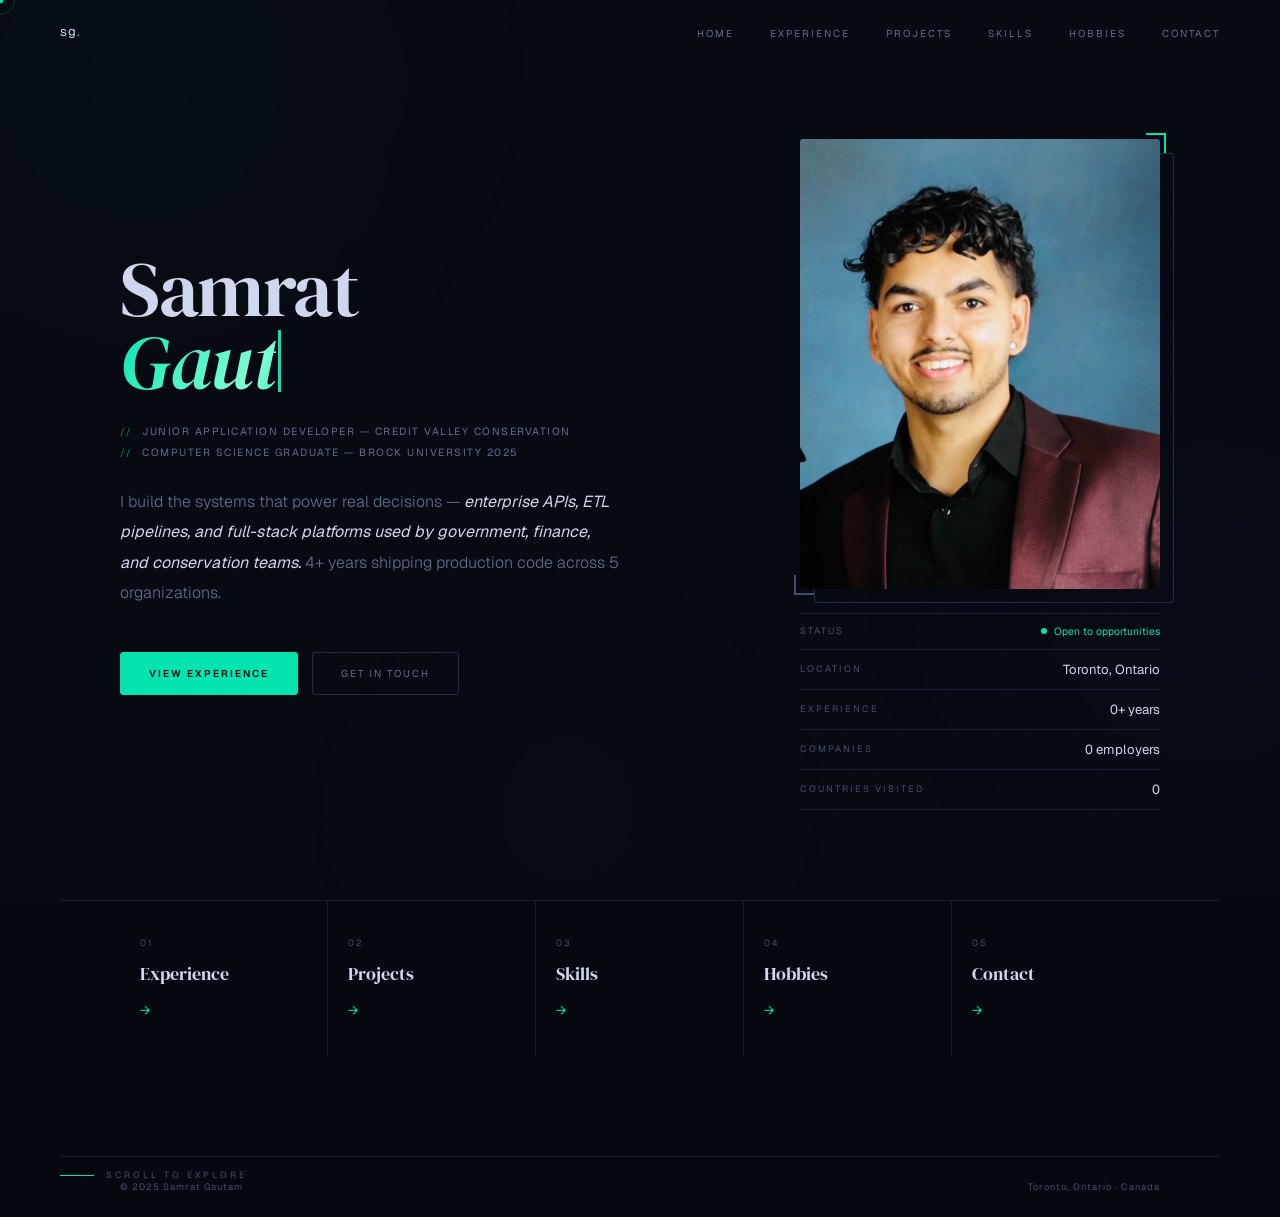
<file: index.html>
<!DOCTYPE html>
<html lang="en">
<head>
<meta charset="UTF-8"/>
<meta name="viewport" content="width=device-width, initial-scale=1.0"/>
<title>Samrat Gautam | Software Developer, Full stack Developer and Backend Engineer &mdash; Node.js, SQL, REST APIs, Azure</title>
<meta name="description" content="Samrat Gautam is a Full-Stack Application Developer based in Toronto, Ontario. 4+ years building REST APIs, ETL pipelines, and enterprise systems at John Deere Financial, Ontario Public Service, and Credit Valley Conservation."/>
<meta name="keywords" content="Samrat Gautam, Application Developer, Full Stack Developer, Node.js, SQL, REST API, Azure DevOps, Toronto Ontario, Software Engineer, Backend Developer"/>
<meta name="author" content="Samrat Gautam"/>
<meta name="robots" content="index, follow"/>
<meta property="og:title" content="Samrat Gautam — Software Developer, Full stack Developer and Backend Engineer"/>
<meta property="og:description" content="Full-stack developer with 4+ years building enterprise APIs, ETL pipelines, and cloud systems. Currently at Credit Valley Conservation."/>
<meta property="og:type" content="website"/>
<meta property="og:image" content="samrat.jpeg"/>
<meta name="twitter:card" content="summary_large_image"/>
<meta name="twitter:title" content="Samrat Gautam — Software Developer, Full stack Developer and Backend Engineer"/>
<meta name="twitter:description" content="Full-stack developer with 4+ years building enterprise APIs, ETL pipelines, and cloud systems."/>
<link rel="preconnect" href="https://fonts.bunny.net"/>
<link href="https://fonts.bunny.net/css?family=geist:300,400,500,600,700|geist-mono:400,500&display=swap" rel="stylesheet"/>
<link rel="preconnect" href="https://fonts.googleapis.com"/>
<link href="https://fonts.googleapis.com/css2?family=DM+Serif+Display:ital@0;1&display=swap" rel="stylesheet"/>
<style>
*,*::before,*::after{margin:0;padding:0;box-sizing:border-box;}
:root{
  --bg:#060810;--surface:#090d18;--card:#0b1020;
  --border:#161e32;--border2:#1e2a44;
  --accent:#00e5b0;--gold:#e8a020;--blue:#4a8fff;
  --text:#cfd8ee;--muted:#3d4e6e;--muted2:#5a6e90;
  --font:'Geist',system-ui,sans-serif;
  --serif:'DM Serif Display',Georgia,serif;
  --mono:'Geist Mono','Geist',monospace;
  --r:3px;
}
html{scroll-behavior:smooth;}
body{font-family:var(--font);background:var(--bg);color:var(--text);overflow-x:hidden;-webkit-font-smoothing:antialiased;-moz-osx-font-smoothing:grayscale;}
body::after{content:'';position:fixed;inset:0;z-index:9990;pointer-events:none;opacity:.03;background-image:url("data:image/svg+xml,%3Csvg viewBox='0 0 200 200' xmlns='http://www.w3.org/2000/svg'%3E%3Cfilter id='n'%3E%3CfeTurbulence type='fractalNoise' baseFrequency='.9' numOctaves='4' stitchTiles='stitch'/%3E%3C/filter%3E%3Crect width='100%25' height='100%25' filter='url(%23n)'/%3E%3C/svg%3E");background-size:180px;}

/* CURSOR — desktop only */
#cur,#curR{display:none;}
@media(pointer:fine){
  body{cursor:none;}
  #cur,#curR{display:block;}
  #cur{position:fixed;width:7px;height:7px;background:var(--accent);border-radius:50%;pointer-events:none;z-index:9999;transform:translate(-50%,-50%);mix-blend-mode:screen;transition:width .18s,height .18s;}
  #curR{position:fixed;width:30px;height:30px;border:1px solid rgba(0,229,176,.22);border-radius:50%;pointer-events:none;z-index:9998;transform:translate(-50%,-50%);transition:border-color .3s,transform .3s;}
}

/* BACKGROUND MESH */
#bgMesh{position:fixed;inset:0;z-index:0;pointer-events:none;overflow:hidden;}
.mesh-blob{position:absolute;border-radius:50%;filter:blur(130px);animation:blobFloat 20s ease-in-out infinite;}
.mb1{width:600px;height:600px;background:radial-gradient(circle,rgba(0,229,176,.042) 0%,transparent 70%);top:-220px;left:-160px;}
.mb2{width:520px;height:520px;background:radial-gradient(circle,rgba(74,143,255,.038) 0%,transparent 70%);top:38%;right:-190px;animation-delay:-7s;}
.mb3{width:420px;height:420px;background:radial-gradient(circle,rgba(0,229,176,.022) 0%,transparent 70%);bottom:-120px;left:28%;animation-delay:-13s;}
@keyframes blobFloat{0%,100%{transform:translate(0,0) scale(1);}33%{transform:translate(28px,-22px) scale(1.04);}66%{transform:translate(-18px,28px) scale(.97);}}

/* INTRO */
#intro{position:fixed;inset:0;z-index:8500;background:var(--bg);display:flex;flex-direction:column;align-items:center;justify-content:center;gap:28px;transition:opacity .7s cubic-bezier(.4,0,.2,1),visibility .7s;}
#intro.gone{opacity:0;visibility:hidden;pointer-events:none;}
.intro-logo{font-family:var(--mono);font-size:.72rem;color:var(--accent);letter-spacing:6px;text-transform:uppercase;}
.intro-bar-wrap{width:200px;height:1px;background:var(--border2);}
.intro-bar{height:100%;width:0;background:var(--accent);transition:width .04s linear;}
.intro-pct{font-family:var(--mono);font-size:.58rem;color:var(--muted2);letter-spacing:3px;}

/* PAGE TRANSITION */
#pt{position:fixed;inset:0;background:var(--accent);z-index:9000;transform:scaleX(0);transform-origin:left;pointer-events:none;}

/* NAV */
nav{position:fixed;top:0;left:0;right:0;z-index:500;padding:0 clamp(20px,5vw,60px);height:64px;display:flex;justify-content:space-between;align-items:center;transition:transform .4s cubic-bezier(.4,0,.2,1),background .4s,border-color .4s;border-bottom:1px solid transparent;}
nav.scrolled{background:rgba(6,8,16,.92);backdrop-filter:blur(20px);-webkit-backdrop-filter:blur(20px);border-color:var(--border);}
nav.hidden{transform:translateY(-100%);}
.nav-logo{font-family:var(--mono);font-size:.82rem;color:var(--text);text-decoration:none;letter-spacing:1px;}
.nav-logo span{color:var(--accent);}
.nav-links{display:flex;gap:clamp(16px,3vw,36px);list-style:none;}
.nav-links a{font-family:var(--mono);font-size:.62rem;color:var(--muted2);text-decoration:none;letter-spacing:2px;text-transform:uppercase;transition:color .2s;position:relative;}
.nav-links a::after{content:'';position:absolute;bottom:-4px;left:0;width:0;height:1px;background:var(--accent);transition:width .3s cubic-bezier(.4,0,.2,1);}
.nav-links a:hover,.nav-links a.active{color:var(--text);}
.nav-links a:hover::after,.nav-links a.active::after{width:100%;}
.nav-ham{display:none;flex-direction:column;gap:5px;background:none;border:none;cursor:pointer;padding:6px;-webkit-tap-highlight-color:transparent;}
.nav-ham span{display:block;width:22px;height:1.5px;background:var(--text);transition:all .3s;}
.nav-ham.open span:nth-child(1){transform:translateY(6.5px) rotate(45deg);}
.nav-ham.open span:nth-child(2){opacity:0;}
.nav-ham.open span:nth-child(3){transform:translateY(-6.5px) rotate(-45deg);}
.nav-mobile{display:none;position:fixed;inset:0;top:64px;z-index:490;background:rgba(6,8,16,.97);backdrop-filter:blur(24px);-webkit-backdrop-filter:blur(24px);flex-direction:column;align-items:center;justify-content:center;gap:36px;opacity:0;pointer-events:none;transition:opacity .3s;}
.nav-mobile.open{display:flex;opacity:1;pointer-events:all;}
.nav-mobile a{font-family:var(--mono);font-size:1rem;color:var(--muted2);text-decoration:none;letter-spacing:4px;text-transform:uppercase;transition:color .2s;}
.nav-mobile a:hover,.nav-mobile a.active{color:var(--accent);}

/* PAGE SYSTEM */
.page{display:none;position:relative;z-index:1;min-height:100vh;}
.page.active{display:block;}
.reveal{opacity:0;transform:translateY(20px);transition:opacity .65s cubic-bezier(.4,0,.2,1),transform .65s cubic-bezier(.4,0,.2,1);}
.reveal.in{opacity:1;transform:translateY(0);}

/* SHARED LAYOUT */
.page-hero{padding:clamp(100px,14vh,140px) clamp(20px,5vw,60px) clamp(36px,4vw,56px);max-width:1160px;margin:0 auto;}
.page-tag{font-family:var(--mono);font-size:.62rem;color:var(--accent);letter-spacing:4px;text-transform:uppercase;margin-bottom:18px;display:flex;align-items:center;gap:14px;}
.page-tag::after{content:'';width:32px;height:1px;background:var(--accent);opacity:.4;}
.page-title{font-family:var(--serif);font-size:clamp(2.4rem,5.5vw,5rem);font-weight:400;letter-spacing:-.5px;line-height:1.05;}
.page-title em{font-style:italic;color:var(--accent);}
.content{max-width:1160px;margin:0 auto;padding:0 clamp(20px,5vw,60px) clamp(80px,10vw,120px);}
footer{position:relative;z-index:1;max-width:1160px;margin:0 auto;padding:24px clamp(20px,5vw,60px);border-top:1px solid var(--border);display:flex;justify-content:space-between;align-items:center;flex-wrap:wrap;gap:8px;}
footer p{font-family:var(--mono);font-size:.58rem;color:var(--muted);letter-spacing:1px;}

/* HOME ANIMATIONS */
@keyframes fadeUp{from{opacity:0;transform:translateY(22px)}to{opacity:1;transform:translateY(0)}}
@keyframes fadeIn{from{opacity:0}to{opacity:1}}
@keyframes blink{0%,100%{opacity:1}50%{opacity:0}}
@keyframes shimmer{from{background-position:200% center}to{background-position:-200% center}}
@keyframes pulse2{0%,100%{box-shadow:0 0 0 0 rgba(0,229,176,.4)}50%{box-shadow:0 0 0 8px rgba(0,229,176,0)}}
@keyframes scrollBar{0%{transform:scaleX(0);transform-origin:left}50%{transform:scaleX(1);transform-origin:left}51%{transform-origin:right}100%{transform:scaleX(0);transform-origin:right}}

/* HERO */
.home-hero{position:relative;z-index:1;min-height:100vh;display:grid;grid-template-columns:1fr 360px;align-items:center;gap:clamp(40px,6vw,80px);max-width:1160px;margin:0 auto;padding:clamp(80px,12vh,120px) clamp(20px,5vw,60px) 60px;}
.hero-eyebrow{font-family:var(--mono);font-size:.62rem;color:var(--muted2);letter-spacing:3px;text-transform:uppercase;display:flex;align-items:center;gap:12px;margin-bottom:24px;opacity:0;animation:fadeUp .7s cubic-bezier(.4,0,.2,1) .1s forwards;}
.hero-eyebrow::before{content:'';width:18px;height:1px;background:var(--accent);flex-shrink:0;}
.hero-name{font-family:var(--serif);font-size:clamp(3.2rem,6vw,6rem);font-weight:400;line-height:.94;letter-spacing:-1.5px;margin-bottom:28px;opacity:0;animation:fadeIn .01s .3s forwards;}
.hero-name em{font-style:italic;background:linear-gradient(120deg,var(--accent) 0%,#7fffd4 45%,var(--accent) 80%);background-size:200% auto;-webkit-background-clip:text;-webkit-text-fill-color:transparent;background-clip:text;animation:shimmer 5s linear infinite 3.5s;}
.type-cursor{display:inline-block;width:2.5px;height:.8em;background:var(--accent);margin-left:2px;vertical-align:-.05em;animation:blink .7s step-end infinite;}
.hero-roles{margin-bottom:28px;opacity:0;animation:fadeUp .65s .9s forwards;}
.role-line{font-family:var(--mono);font-size:.65rem;color:var(--muted2);letter-spacing:1.5px;text-transform:uppercase;display:flex;align-items:center;gap:10px;margin-bottom:8px;}
.role-line::before{content:'//';color:var(--accent);opacity:.6;font-size:.6rem;}
.hero-bio{font-size:clamp(.9rem,1.5vw,1rem);font-weight:300;color:var(--muted2);line-height:1.9;max-width:500px;margin-bottom:44px;opacity:0;animation:fadeIn .01s 1.1s forwards;}
.hero-bio em{font-style:italic;color:var(--text);font-weight:400;}
.hero-bio .word{display:inline-block;opacity:0;transform:translateY(5px);transition:opacity .35s,transform .35s;}
.hero-actions{display:flex;gap:14px;flex-wrap:wrap;opacity:0;animation:fadeUp .65s 1.7s forwards;}
.btn-primary{font-family:var(--mono);font-size:.62rem;letter-spacing:2px;text-transform:uppercase;padding:14px 28px;background:var(--accent);color:var(--bg);font-weight:600;text-decoration:none;border:1px solid var(--accent);transition:background .22s,color .22s,transform .18s;display:inline-block;border-radius:var(--r);}
.btn-primary:hover{background:transparent;color:var(--accent);}
.btn-ghost{font-family:var(--mono);font-size:.62rem;letter-spacing:2px;text-transform:uppercase;padding:14px 28px;background:transparent;color:var(--muted2);border:1px solid var(--border2);text-decoration:none;transition:border-color .22s,color .22s,transform .18s;display:inline-block;border-radius:var(--r);}
.btn-ghost:hover{border-color:var(--accent);color:var(--accent);}
.hero-right{opacity:0;animation:fadeUp .85s 1.15s cubic-bezier(.4,0,.2,1) forwards;}
.hero-img-wrap{position:relative;margin-bottom:24px;}
.hero-img-wrap img{width:100%;aspect-ratio:4/5;object-fit:cover;object-position:center top;display:block;filter:grayscale(10%) contrast(1.05);transition:filter .45s;border-radius:var(--r);}
.hero-img-wrap:hover img{filter:grayscale(0%) contrast(1.1);}
.hero-img-wrap::before{content:'';position:absolute;top:14px;left:14px;right:-14px;bottom:-14px;border:1px solid var(--border2);z-index:-1;border-radius:var(--r);}
.img-tl,.img-br{position:absolute;width:20px;height:20px;}
.img-tl{top:-6px;right:-6px;border-top:2px solid var(--accent);border-right:2px solid var(--accent);}
.img-br{bottom:-6px;left:-6px;border-bottom:2px solid var(--muted);border-left:2px solid var(--muted);}
.info-table{border-top:1px solid var(--border);}
.info-row{display:flex;justify-content:space-between;align-items:center;padding:11px 0;border-bottom:1px solid var(--border);}
.info-key{font-family:var(--mono);font-size:.58rem;color:var(--muted);letter-spacing:2px;text-transform:uppercase;}
.info-val{font-size:.82rem;color:var(--text);}
.info-val.live{color:var(--accent);font-family:var(--mono);font-size:.65rem;display:flex;align-items:center;gap:7px;}
.dot-live{width:6px;height:6px;border-radius:50%;background:var(--accent);animation:pulse2 2s ease-in-out infinite;flex-shrink:0;}
.counter-num{font-variant-numeric:tabular-nums;}
.scroll-hint{position:absolute;bottom:36px;left:clamp(20px,5vw,60px);z-index:2;font-family:var(--mono);font-size:.56rem;letter-spacing:3px;color:var(--muted);text-transform:uppercase;display:flex;align-items:center;gap:12px;opacity:0;animation:fadeUp .65s 2.1s forwards;}
.scroll-line{width:34px;height:1px;background:var(--border2);position:relative;overflow:hidden;}
.scroll-line::after{content:'';position:absolute;inset:0;background:var(--accent);animation:scrollBar 2.4s ease-in-out infinite 2.2s;}
.home-nav-grid{position:relative;z-index:1;max-width:1160px;margin:0 auto;padding:0 clamp(20px,5vw,60px) clamp(60px,10vw,100px);display:grid;grid-template-columns:repeat(5,1fr);border-top:1px solid var(--border);}
.hnav-item{padding:clamp(22px,3vw,36px) clamp(14px,2vw,20px);border-right:1px solid var(--border);transition:background .22s;cursor:pointer;position:relative;overflow:hidden;}
.hnav-item:last-child{border-right:none;}
.hnav-item::after{content:'';position:absolute;bottom:0;left:0;right:0;height:1px;background:var(--accent);transform:scaleX(0);transform-origin:left;transition:transform .3s cubic-bezier(.4,0,.2,1);}
.hnav-item:hover{background:var(--surface);}
.hnav-item:hover::after{transform:scaleX(1);}
.hnav-num{font-family:var(--mono);font-size:.56rem;color:var(--muted);letter-spacing:2px;margin-bottom:12px;}
.hnav-title{font-family:var(--serif);font-size:clamp(.95rem,1.5vw,1.12rem);margin-bottom:4px;}
.hnav-arrow{font-size:.82rem;color:var(--accent);margin-top:12px;transition:transform .22s;display:inline-block;}
.hnav-item:hover .hnav-arrow{transform:translateX(5px);}

/* EXPERIENCE */
.exp-grid{display:flex;flex-direction:column;gap:2px;}
.exp-card{background:var(--card);border:1px solid var(--border);display:grid;grid-template-columns:260px 1fr;transition:border-color .28s;position:relative;overflow:hidden;border-radius:var(--r);}
.exp-card::before{content:'';position:absolute;top:0;left:0;width:2px;height:100%;background:var(--accent);transform:scaleY(0);transform-origin:top;transition:transform .38s cubic-bezier(.4,0,.2,1);}
.exp-card:hover{border-color:rgba(0,229,176,.18);}
.exp-card:hover::before{transform:scaleY(1);}
.exp-left{padding:clamp(22px,3vw,32px) clamp(18px,2.5vw,28px);border-right:1px solid var(--border);display:flex;flex-direction:column;justify-content:space-between;gap:16px;}
.exp-type{font-family:var(--mono);font-size:.55rem;color:var(--gold);letter-spacing:2px;text-transform:uppercase;margin-bottom:8px;}
.exp-role{font-family:var(--serif);font-size:clamp(.98rem,1.8vw,1.1rem);margin-bottom:6px;line-height:1.25;}
.exp-company{font-size:.84rem;color:var(--accent);font-weight:500;margin-bottom:4px;}
.exp-location{font-family:var(--mono);font-size:.6rem;color:var(--muted);letter-spacing:.5px;margin-bottom:16px;}
.exp-date{font-family:var(--mono);font-size:.6rem;color:var(--muted2);letter-spacing:1px;border:1px solid var(--border2);padding:5px 10px;display:inline-block;border-radius:2px;width:fit-content;}
.exp-right{padding:clamp(22px,3vw,32px) clamp(18px,3vw,36px);}
.exp-bullets{list-style:none;display:flex;flex-direction:column;gap:20px;}
.exp-bullets li{display:grid;grid-template-columns:26px 1fr;align-items:start;}
.bullet-num{font-family:var(--mono);font-size:.56rem;color:var(--accent);opacity:.45;padding-top:3px;letter-spacing:1px;}
.bullet-text{font-size:.86rem;color:var(--muted2);line-height:1.78;}
.bullet-text strong{color:var(--text);font-weight:500;}
.bullet-tech{display:flex;flex-wrap:wrap;gap:6px;margin-top:8px;}
.bt{font-family:var(--mono);font-size:.54rem;color:var(--accent);background:rgba(0,229,176,.05);border:1px solid rgba(0,229,176,.12);padding:2px 7px;letter-spacing:.5px;border-radius:2px;}
.bt.gold{color:var(--gold);background:rgba(232,160,32,.05);border-color:rgba(232,160,32,.14);}
.bt.blue{color:var(--blue);background:rgba(74,143,255,.05);border-color:rgba(74,143,255,.14);}
.edu-card{margin-top:52px;background:var(--card);border:1px solid var(--border);padding:clamp(26px,4vw,40px);position:relative;overflow:hidden;border-radius:var(--r);}
.edu-card::after{content:'';position:absolute;top:0;left:0;right:0;height:1px;background:linear-gradient(90deg,var(--gold),transparent);}
.edu-label{font-family:var(--mono);font-size:.58rem;color:var(--gold);letter-spacing:3px;text-transform:uppercase;margin-bottom:12px;}
.edu-degree{font-family:var(--serif);font-size:clamp(1.05rem,2vw,1.22rem);margin-bottom:6px;}
.edu-school{font-size:.85rem;color:var(--muted2);}
.edu-honours{display:inline-block;margin-top:14px;font-family:var(--mono);font-size:.58rem;color:var(--gold);border:1px solid rgba(232,160,32,.22);padding:4px 12px;letter-spacing:1px;border-radius:2px;}

/* PROJECTS */
.projects-list{display:flex;flex-direction:column;gap:clamp(60px,8vw,90px);}
.proj{display:grid;grid-template-columns:1fr 1fr;gap:clamp(32px,5vw,56px);align-items:center;}
.proj.flip{direction:rtl;}
.proj.flip>*{direction:ltr;}
.proj-mockup{border:1px solid var(--border2);box-shadow:0 16px 56px rgba(0,0,0,.35);overflow:hidden;border-radius:4px;}
.mockup-bar{display:flex;gap:6px;align-items:center;padding:9px 12px;background:#0f1420;border-bottom:1px solid var(--border);}
.dot{width:9px;height:9px;border-radius:50%;}
.proj-mockup svg{display:block;width:100%;}
.proj-num{font-family:var(--mono);font-size:.58rem;color:var(--muted);letter-spacing:2px;margin-bottom:10px;}
.proj-title{font-family:var(--serif);font-size:clamp(1.5rem,2.5vw,1.8rem);margin-bottom:12px;letter-spacing:-.3px;}
.proj-desc{font-size:.86rem;color:var(--muted2);line-height:1.82;margin-bottom:20px;}
.proj-tags{display:flex;flex-wrap:wrap;gap:7px;margin-bottom:22px;}
.ptag{font-family:var(--mono);font-size:.56rem;color:var(--accent);background:rgba(0,229,176,.05);border:1px solid rgba(0,229,176,.16);padding:4px 10px;letter-spacing:.8px;border-radius:2px;}
.proj-link{font-family:var(--mono);font-size:.6rem;letter-spacing:2px;padding:11px 22px;border:1px solid var(--border2);color:var(--muted2);text-decoration:none;text-transform:uppercase;transition:all .22s;display:inline-block;border-radius:var(--r);}
.proj-link:hover{border-color:var(--accent);color:var(--accent);}

/* SKILLS */
.skills-intro{font-size:clamp(.9rem,1.5vw,1rem);color:var(--muted2);line-height:1.9;max-width:680px;margin-bottom:52px;}
.skill-section{margin-bottom:48px;}
.skill-section-title{font-family:var(--mono);font-size:.6rem;color:var(--muted);letter-spacing:3px;text-transform:uppercase;margin-bottom:20px;padding-bottom:11px;border-bottom:1px solid var(--border);}
.skill-grid{display:grid;grid-template-columns:repeat(2,1fr);gap:clamp(14px,2vw,20px);}
.skill-label{display:flex;justify-content:space-between;font-family:var(--mono);font-size:.66rem;color:var(--text);margin-bottom:7px;}
.skill-pct{color:var(--accent);}
.skill-track{height:1px;background:var(--border2);}
.skill-fill{height:100%;width:0;background:var(--accent);transition:width 1.15s cubic-bezier(.25,.8,.25,1);}
.skill-fill.gold{background:var(--gold);}
.skill-fill.blue{background:var(--blue);}
.tools-wrap{display:flex;flex-wrap:wrap;gap:9px;margin-top:6px;}
.tool{font-family:var(--mono);font-size:.6rem;letter-spacing:1px;padding:7px 13px;border:1px solid var(--border2);color:var(--muted2);transition:all .18s;cursor:default;border-radius:var(--r);}
.tool:hover{border-color:var(--accent);color:var(--accent);}
.tool.gold:hover{border-color:var(--gold);color:var(--gold);}
.tool.blue:hover{border-color:var(--blue);color:var(--blue);}

/* HOBBIES */
.hobby-section{margin-bottom:clamp(60px,8vw,90px);}
.hobby-heading{font-family:var(--serif);font-size:clamp(1.6rem,3vw,2rem);margin-bottom:5px;letter-spacing:-.3px;}
.hobby-sub{font-family:var(--mono);font-size:.65rem;color:var(--muted2);letter-spacing:1px;margin-bottom:32px;}
.stat-row{display:grid;grid-template-columns:repeat(4,1fr);gap:1px;background:var(--border);margin-bottom:32px;}
.stat-cell{background:var(--bg);padding:clamp(18px,3vw,28px) clamp(14px,2vw,20px);text-align:center;}
.stat-num{font-family:var(--mono);font-size:clamp(1.4rem,3vw,1.9rem);color:var(--accent);margin-bottom:5px;}
.stat-lbl{font-family:var(--mono);font-size:.56rem;color:var(--muted2);letter-spacing:2px;text-transform:uppercase;}
.map-wrap{background:var(--card);border:1px solid var(--border);position:relative;margin-bottom:24px;min-height:360px;border-radius:var(--r);overflow:hidden;}
#map-svg{width:100%;height:360px;display:block;}
.map-tip{position:absolute;pointer-events:none;background:rgba(6,8,16,.97);border:1px solid var(--border2);padding:7px 13px;font-family:var(--mono);font-size:.68rem;color:var(--text);white-space:nowrap;opacity:0;transition:opacity .15s;z-index:10;border-radius:2px;}
.country-tags{display:flex;flex-wrap:wrap;gap:7px;}
.ctag{font-family:var(--mono);font-size:.62rem;padding:6px 13px;border:1px solid var(--border2);color:var(--muted2);transition:all .18s;cursor:default;border-radius:var(--r);}
.ctag:hover{color:var(--text);border-color:rgba(255,255,255,.18);}
.ctag.gold{color:var(--gold);border-color:rgba(232,160,32,.22);}
.clubs-grid{display:grid;grid-template-columns:repeat(2,1fr);gap:1px;background:var(--border);}
.club{background:var(--bg);padding:clamp(22px,3vw,32px);transition:background .2s;}
.club:hover{background:var(--card);}
.club-num{font-family:var(--mono);font-size:.56rem;color:var(--muted);letter-spacing:2px;margin-bottom:12px;}
.club-name{font-family:var(--serif);font-size:clamp(1rem,1.8vw,1.15rem);margin-bottom:4px;}
.club-role{font-family:var(--mono);font-size:.58rem;color:var(--accent);letter-spacing:2px;text-transform:uppercase;margin-bottom:9px;}
.club-desc{font-size:.83rem;color:var(--muted2);line-height:1.72;}
.lifestyle-row{display:grid;grid-template-columns:1fr 1fr;gap:1px;background:var(--border);}
.life{background:var(--bg);padding:clamp(28px,4vw,44px) clamp(20px,3.5vw,38px);transition:background .2s;}
.life:hover{background:var(--card);}
.life-title{font-family:var(--serif);font-size:clamp(1.1rem,2vw,1.3rem);margin-bottom:12px;}
.life-text{font-size:.88rem;color:var(--muted2);line-height:1.82;}
.life-text em{font-style:italic;color:var(--text);}

/* CONTACT */
.contact-grid{display:grid;grid-template-columns:1fr 360px;gap:clamp(40px,6vw,80px);align-items:start;}
.contact-intro{font-size:clamp(.9rem,1.5vw,1.04rem);color:var(--muted2);line-height:1.9;margin-bottom:28px;}
.contact-intro strong{color:var(--text);font-weight:500;}
.avail-badge{display:inline-flex;align-items:center;gap:9px;font-family:var(--mono);font-size:.62rem;letter-spacing:2px;color:var(--accent);border:1px solid rgba(0,229,176,.18);padding:8px 16px;margin-bottom:40px;border-radius:var(--r);}
.avail-dot{width:6px;height:6px;border-radius:50%;background:var(--accent);animation:pulse2 2s ease-in-out infinite;flex-shrink:0;}
.contact-links{display:flex;flex-direction:column;gap:2px;}
.clink{display:grid;grid-template-columns:1fr auto;align-items:center;padding:18px 20px;border:1px solid var(--border);text-decoration:none;transition:all .22s;margin-bottom:2px;border-radius:var(--r);}
.clink:hover{border-color:rgba(0,229,176,.22);background:var(--surface);}
.clink-label{font-family:var(--mono);font-size:.58rem;color:var(--muted);letter-spacing:2px;text-transform:uppercase;margin-bottom:3px;}
.clink-val{font-size:.88rem;color:var(--text);}
.clink-arrow{color:var(--accent);font-size:.95rem;transition:transform .18s;}
.clink:hover .clink-arrow{transform:translate(2px,-2px);}
.contact-photo-frame{position:relative;margin-bottom:18px;}
.contact-photo-frame img{width:100%;aspect-ratio:4/5;object-fit:cover;object-position:center top;display:block;border-radius:var(--r);}
.contact-photo-frame::before{content:'';position:absolute;top:12px;left:12px;right:-12px;bottom:-12px;border:1px solid var(--border2);z-index:-1;border-radius:var(--r);}
.photo-caption{font-family:var(--mono);font-size:.6rem;color:var(--muted);letter-spacing:1px;}

/* RESPONSIVE */
@media(max-width:900px){
  .nav-links{display:none;}
  .nav-ham{display:flex;}
  .home-hero{grid-template-columns:1fr;padding-top:100px;}
  .hero-right{display:none;}
  .hero-name{font-size:clamp(2.8rem,8vw,4.5rem);}
  .scroll-hint{display:none;}
  .home-nav-grid{grid-template-columns:repeat(2,1fr);}
  .hnav-item:nth-child(2n){border-right:none;}
  .hnav-item:nth-child(n+3){border-top:1px solid var(--border);}
  .exp-card{grid-template-columns:1fr;}
  .exp-left{border-right:none;border-bottom:1px solid var(--border);}
  .proj,.proj.flip{grid-template-columns:1fr;direction:ltr;}
  .skill-grid{grid-template-columns:1fr;}
  .clubs-grid,.lifestyle-row{grid-template-columns:1fr;}
  .stat-row{grid-template-columns:repeat(2,1fr);}
  .contact-grid{grid-template-columns:1fr;}
  .contact-photo{display:none;}
}
@media(max-width:480px){
  .home-nav-grid{grid-template-columns:1fr;}
  .hnav-item{border-right:none !important;border-top:none !important;border-bottom:1px solid var(--border);}
  .hero-actions{flex-direction:column;}
  .btn-primary,.btn-ghost{text-align:center;width:100%;}
  footer{flex-direction:column;align-items:flex-start;}
}
</style>
</head>
<body>

<div id="intro">
  <div class="intro-logo">sg_portfolio</div>
  <div class="intro-bar-wrap"><div class="intro-bar" id="iBar"></div></div>
  <div class="intro-pct" id="iPct">0%</div>
</div>
<div id="cur"></div>
<div id="curR"></div>
<div id="pt"></div>
<div id="bgMesh"><div class="mesh-blob mb1"></div><div class="mesh-blob mb2"></div><div class="mesh-blob mb3"></div></div>

<nav id="nav">
  <a href="#" class="nav-logo" data-page="home">sg<span>.</span></a>
  <ul class="nav-links">
    <li><a href="#" data-page="home">Home</a></li>
    <li><a href="#" data-page="experience">Experience</a></li>
    <li><a href="#" data-page="projects">Projects</a></li>
    <li><a href="#" data-page="skills">Skills</a></li>
    <li><a href="#" data-page="hobbies">Hobbies</a></li>
    <li><a href="#" data-page="contact">Contact</a></li>
  </ul>
  <button class="nav-ham" id="ham" aria-label="Toggle menu"><span></span><span></span><span></span></button>
</nav>

<div class="nav-mobile" id="mobileNav">
  <a href="#" data-page="home">Home</a>
  <a href="#" data-page="experience">Experience</a>
  <a href="#" data-page="projects">Projects</a>
  <a href="#" data-page="skills">Skills</a>
  <a href="#" data-page="hobbies">Hobbies</a>
  <a href="#" data-page="contact">Contact</a>
</div>

<!-- HOME -->
<div id="home" class="page active">
  <div class="home-hero">
    <div class="hero-left">
      <!-- <p class="hero-eyebrow">Application Developer &mdash; Toronto, Ontario</p> -->
      <h1 class="hero-name">
        <span id="heroLine1"></span><br>
        <em id="heroLine2"></em><span class="type-cursor" id="typeCursor"></span>
      </h1>
      <div class="hero-roles">
        <div class="role-line">Junior Application Developer &mdash; Credit Valley Conservation</div>
        <div class="role-line">Computer Science Graduate &mdash; Brock University 2025</div>
      </div>
      <p class="hero-bio" id="heroBio">I build the systems that power real decisions &mdash; <em>enterprise APIs, ETL pipelines, and full-stack platforms used by government, finance, and conservation teams.</em> 4+ years shipping production code across 5 organizations.</p>
      <div class="hero-actions">
        <a href="#" class="btn-primary" data-page="experience">View Experience</a>
        <a href="#" class="btn-ghost" data-page="contact">Get in Touch</a>
      </div>
    </div>
    <div class="hero-right">
      <div class="hero-img-wrap">
        <img src="samrat.jpeg" alt="Samrat Gautam — Application Developer" loading="eager">
        <div class="img-tl"></div><div class="img-br"></div>
      </div>
      <div class="info-table">
        <div class="info-row"><span class="info-key">Status</span><span class="info-val live"><span class="dot-live"></span>Open to opportunities</span></div>
        <div class="info-row"><span class="info-key">Location</span><span class="info-val">Toronto, Ontario</span></div>
        <div class="info-row"><span class="info-key">Experience</span><span class="info-val"><span class="counter-num" data-target="4">0</span>+ years</span></div>
        <div class="info-row"><span class="info-key">Companies</span><span class="info-val"><span class="counter-num" data-target="5">0</span> employers</span></div>
        <div class="info-row"><span class="info-key">Countries Visited</span><span class="info-val"><span class="counter-num" data-target="13">0</span></span></div>
      </div>
    </div>
  </div>
  <div class="scroll-hint"><div class="scroll-line"></div>Scroll to explore</div>
  <div class="home-nav-grid">
    <div class="hnav-item reveal" data-page="experience"><div class="hnav-num">01</div><div class="hnav-title">Experience</div><div class="hnav-arrow">&#8594;</div></div>
    <div class="hnav-item reveal" data-page="projects"><div class="hnav-num">02</div><div class="hnav-title">Projects</div><div class="hnav-arrow">&#8594;</div></div>
    <div class="hnav-item reveal" data-page="skills"><div class="hnav-num">03</div><div class="hnav-title">Skills</div><div class="hnav-arrow">&#8594;</div></div>
    <div class="hnav-item reveal" data-page="hobbies"><div class="hnav-num">04</div><div class="hnav-title">Hobbies</div><div class="hnav-arrow">&#8594;</div></div>
    <div class="hnav-item reveal" data-page="contact"><div class="hnav-num">05</div><div class="hnav-title">Contact</div><div class="hnav-arrow">&#8594;</div></div>
  </div>
  <footer><p>&copy; 2025 Samrat Gautam</p><p>Toronto, Ontario &middot; Canada</p></footer>
</div>

<!-- EXPERIENCE -->
<div id="experience" class="page">
  <div class="page-hero">
    <p class="page-tag reveal">02 &mdash; Experience</p>
    <h1 class="page-title reveal">Where I&rsquo;ve <em>Worked.</em></h1>
  </div>
  <div class="content">
    <div class="exp-grid">

      <div class="exp-card reveal">
        <div class="exp-left">
          <div>
            <div class="exp-type">Full-time</div>
            <div class="exp-role">Junior Application Developer</div>
            <div class="exp-company">Credit Valley Conservation</div>
            <div class="exp-location">Mississauga, ON</div>
          </div>
          <div class="exp-date">2025 &mdash; Present</div>
        </div>
        <div class="exp-right">
          <ul class="exp-bullets">
            <li><span class="bullet-num">01</span><div class="bullet-text">I own projects end-to-end here &mdash; architected and shipped <strong>5+ enterprise modules</strong> inside the CVCOne internal platform: Strategic KPI Reporting, Planning Permit Dashboard, Offsetting Systems, Tech Plan Management, and a Kanban-based project tracker used daily across Planning, Finance, and KPI Strategy teams.<div class="bullet-tech"><span class="bt">Node.js</span><span class="bt">Express</span><span class="bt">Webix</span><span class="bt">SQL Server</span><span class="bt">Full-Stack</span></div></div></li>
            <li><span class="bullet-num">02</span><div class="bullet-text">Designed and built secure <strong>RESTful APIs (GET / POST / PUT / DELETE)</strong> from scratch &mdash; connecting relational databases to live executive dashboards. Responsible for schema design, error handling, validation logic, and documentation.<div class="bullet-tech"><span class="bt">REST APIs</span><span class="bt">API Design</span><span class="bt">JSON Schema</span><span class="bt">Data Modeling</span></div></div></li>
            <li><span class="bullet-num">03</span><div class="bullet-text">Engineered optimized queries across <strong>10+ production tables</strong> &mdash; applying joins, indexing strategies, and structured filtering that improved reporting performance by <strong>40%</strong>.<div class="bullet-tech"><span class="bt gold">SQL Optimization</span><span class="bt gold">Indexing</span><span class="bt gold">Query Tuning</span></div></div></li>
            <li><span class="bullet-num">04</span><div class="bullet-text">Automated initiative &rarr; pillar &rarr; priority mapping workflows inside KPI dashboards, cutting <strong>manual strategic reporting effort by 60%</strong>. What used to take hours now runs on a button click.<div class="bullet-tech"><span class="bt gold">Workflow Automation</span><span class="bt gold">KPI Reporting</span><span class="bt gold">Executive Dashboards</span></div></div></li>
            <li><span class="bullet-num">05</span><div class="bullet-text">Built transactional backend workflows ensuring <strong>atomic inserts across Core, PlanningPermitApplication, and Payment records</strong> &mdash; zero partial-write errors in production. Designed PDF and Excel export engines for board-level presentations.<div class="bullet-tech"><span class="bt blue">Transactions</span><span class="bt blue">Data Integrity</span><span class="bt blue">PDF &amp; Excel Export</span><span class="bt blue">Compliance</span></div></div></li>
          </ul>
        </div>
      </div>

      <div class="exp-card reveal">
        <div class="exp-left">
          <div>
            <div class="exp-type">Co-op</div>
            <div class="exp-role">IT Assistant &mdash; App &amp; Web Ops</div>
            <div class="exp-company">Ontario Public Service (IT Source)</div>
            <div class="exp-location">Toronto, ON</div>
          </div>
          <div class="exp-date">2024</div>
        </div>
        <div class="exp-right">
          <ul class="exp-bullets">
            <li><span class="bullet-num">01</span><div class="bullet-text">Contributed to <strong>4 concurrent IT modernization initiatives</strong> inside a provincial government environment &mdash; touching website optimization, data operations, and cross-department solution delivery. High-visibility, fast-paced work across multiple ministries.<div class="bullet-tech"><span class="bt">IT Modernization</span><span class="bt">Gov Tech</span><span class="bt">Cross-team Delivery</span></div></div></li>
            <li><span class="bullet-num">02</span><div class="bullet-text">Supported <strong>Government of Ontario website operations</strong> &mdash; maintained AODA accessibility compliance, UX consistency, and secure content management workflows across public-facing digital properties.<div class="bullet-tech"><span class="bt">AODA Compliance</span><span class="bt">CMS</span><span class="bt">Web Operations</span><span class="bt">Accessibility</span></div></div></li>
            <li><span class="bullet-num">03</span><div class="bullet-text">Extracted and transformed <strong>SQL-based datasets for operational reporting</strong> &mdash; produced executive-level documentation and technical summaries presented to senior managers and CIOs across multiple ministries.<div class="bullet-tech"><span class="bt gold">SQL</span><span class="bt gold">Data Reporting</span><span class="bt gold">Technical Writing</span></div></div></li>
            <li><span class="bullet-num">04</span><div class="bullet-text">Automated document management processes that <strong>improved workflow efficiency by 25%</strong> &mdash; a structural change that saved real hours every week across multiple teams.<div class="bullet-tech"><span class="bt blue">Process Automation</span><span class="bt blue">Workflow Design</span></div></div></li>
          </ul>
        </div>
      </div>

      <div class="exp-card reveal">
        <div class="exp-left">
          <div>
            <div class="exp-type">Internship</div>
            <div class="exp-role">Software Developer Intern</div>
            <div class="exp-company">John Deere Financial</div>
            <div class="exp-location">Cloud &amp; DevOps Engineering</div>
          </div>
          <div class="exp-date">2023</div>
        </div>
        <div class="exp-right">
          <ul class="exp-bullets">
            <li><span class="bullet-num">01</span><div class="bullet-text">Worked on <strong>enterprise cloud infrastructure</strong> at one of the world&rsquo;s largest equipment manufacturers &mdash; designed and managed Azure environments using Terraform (Infrastructure as Code), aligned with enterprise DevOps and security standards.<div class="bullet-tech"><span class="bt">Azure</span><span class="bt">Terraform</span><span class="bt">IaC</span><span class="bt">Cloud Architecture</span></div></div></li>
            <li><span class="bullet-num">02</span><div class="bullet-text">Built and optimized <strong>CI/CD pipelines across Azure DevOps, Jenkins, and GitHub Actions</strong> &mdash; reduced deployment time by <strong>30%</strong> by automating build, test, and release stages that previously needed manual coordination.<div class="bullet-tech"><span class="bt">Azure DevOps</span><span class="bt">Jenkins</span><span class="bt">GitHub Actions</span><span class="bt">CI/CD</span></div></div></li>
            <li><span class="bullet-num">03</span><div class="bullet-text">Implemented <strong>Azure RBAC policies and security configurations</strong> to meet enterprise compliance requirements &mdash; wrote PowerShell and Python automation scripts to streamline cloud provisioning and reduce manual ops overhead.<div class="bullet-tech"><span class="bt gold">Azure RBAC</span><span class="bt gold">Cloud Security</span><span class="bt gold">PowerShell</span><span class="bt gold">Python Automation</span></div></div></li>
          </ul>
        </div>
      </div>

      <div class="exp-card reveal">
        <div class="exp-left">
          <div>
            <div class="exp-type">Co-op</div>
            <div class="exp-role">Application Developer</div>
            <div class="exp-company">CiviConnect</div>
            <div class="exp-location">Beamsville, ON</div>
          </div>
          <div class="exp-date">2022</div>
        </div>
        <div class="exp-right">
          <ul class="exp-bullets">
            <li><span class="bullet-num">01</span><div class="bullet-text">Designed and shipped <strong>5 production websites for real clients</strong> &mdash; handled the full stack: backend logic in Node.js, database schema design, hosting setup, and deployment. Real businesses depending on the work being right.<div class="bullet-tech"><span class="bt">Node.js</span><span class="bt">JavaScript</span><span class="bt">Database Design</span><span class="bt">Deployment</span></div></div></li>
            <li><span class="bullet-num">02</span><div class="bullet-text">Built <strong>RESTful backend endpoints integrated with relational databases</strong> powering dynamic dashboards and reporting features &mdash; focused on clean API design and maintainable, documented code from day one.<div class="bullet-tech"><span class="bt">REST APIs</span><span class="bt gold">SQL</span><span class="bt gold">Backend Development</span></div></div></li>
            <li><span class="bullet-num">03</span><div class="bullet-text">Delivered iterative feature releases across <strong>Agile development cycles</strong> &mdash; refactored backend services and optimized database queries to improve application performance and long-term scalability.<div class="bullet-tech"><span class="bt blue">Agile</span><span class="bt blue">Query Optimization</span><span class="bt blue">Refactoring</span></div></div></li>
          </ul>
        </div>
      </div>

      <div class="exp-card reveal">
        <div class="exp-left">
          <div>
            <div class="exp-type">Co-op</div>
            <div class="exp-role">Technical Support / IT Operations</div>
            <div class="exp-company">Rogers Communications</div>
            <div class="exp-location">Toronto, ON</div>
          </div>
          <div class="exp-date">2021</div>
        </div>
        <div class="exp-right">
          <ul class="exp-bullets">
            <li><span class="bullet-num">01</span><div class="bullet-text">Delivered high-volume troubleshooting support inside one of Canada&rsquo;s largest telecom companies &mdash; diagnosed <strong>complex connectivity, system, and application-level issues under strict SLAs</strong> in a fast-paced enterprise environment with zero margin for error.<div class="bullet-tech"><span class="bt">Enterprise IT</span><span class="bt">SLA Management</span><span class="bt">Systems Diagnosis</span><span class="bt">Telecom</span></div></div></li>
            <li><span class="bullet-num">02</span><div class="bullet-text">Developed <strong>structured troubleshooting workflows</strong> that improved first-contact resolution rates &mdash; maintained knowledge documentation that became part of the team&rsquo;s standard operating procedure for recurring issues.<div class="bullet-tech"><span class="bt gold">Workflow Design</span><span class="bt gold">Documentation</span><span class="bt gold">IT Operations</span></div></div></li>
          </ul>
        </div>
      </div>

    </div>
    <div class="edu-card reveal">
      <div class="edu-label">Education</div>
      <div class="edu-degree">Bachelor of Science (Honours) &mdash; Computer Science Co-op</div>
      <div class="edu-school">Brock University &middot; St. Catharines, ON &middot; Sep 2020 &ndash; April 2025</div>
      <div class="edu-honours">Dean&rsquo;s Honours List &mdash; 2020&ndash;2021</div>
    </div>
  </div>
  <footer><p>&copy; 2025 Samrat Gautam</p><p>Toronto, Ontario &middot; Canada</p></footer>
</div>

<!-- PROJECTS -->
<div id="projects" class="page">
  <div class="page-hero">
    <p class="page-tag reveal">03 &mdash; Projects</p>
    <h1 class="page-title reveal">Things I&rsquo;ve <em>Built.</em></h1>
  </div>
  <div class="content">
    <div class="projects-list">

      <div class="proj reveal">
        <div class="proj-mockup">
          <div class="mockup-bar"><div class="dot" style="background:#ff5f57"></div><div class="dot" style="background:#febc2e"></div><div class="dot" style="background:#28c840"></div></div>
          <svg viewBox="0 0 560 360" xmlns="http://www.w3.org/2000/svg"><rect width="560" height="360" fill="#f8f9fb"/><rect x="0" y="0" width="160" height="360" fill="#fff" stroke="#e8ecf0" stroke-width="1"/><rect x="16" y="18" width="128" height="32" rx="6" fill="#f0f2f5"/><text x="28" y="39" fill="#1a1a2e" font-size="11" font-family="Arial" font-weight="700">TaskFlow</text><text x="16" y="74" fill="#9aa3b0" font-size="8" font-family="Arial" font-weight="600" letter-spacing="1">MAIN MENU</text><rect x="12" y="80" width="136" height="28" rx="6" fill="#eff6ff"/><rect x="24" y="90" width="8" height="8" rx="2" fill="#3b82f6"/><text x="38" y="98" fill="#3b82f6" font-size="9" font-family="Arial" font-weight="600">Dashboard</text><text x="38" y="122" fill="#6b7280" font-size="9" font-family="Arial">Projects</text><text x="38" y="144" fill="#6b7280" font-size="9" font-family="Arial">My Tasks</text><text x="38" y="166" fill="#6b7280" font-size="9" font-family="Arial">Team</text><text x="38" y="188" fill="#6b7280" font-size="9" font-family="Arial">Analytics</text><rect x="160" y="0" width="400" height="360" fill="#f8f9fb"/><rect x="160" y="0" width="400" height="48" fill="#fff" stroke="#e8ecf0" stroke-width=".5"/><text x="176" y="28" fill="#111827" font-size="12" font-family="Arial" font-weight="700">Dashboard</text><rect x="440" y="12" width="24" height="24" rx="12" fill="#3b82f6"/><text x="447" y="28" fill="#fff" font-size="9" font-family="Arial" font-weight="700">SG</text><rect x="172" y="60" width="86" height="60" rx="8" fill="#fff" stroke="#e8ecf0" stroke-width="1"/><text x="184" y="80" fill="#6b7280" font-size="7" font-family="Arial">Active Tasks</text><text x="184" y="100" fill="#111827" font-size="18" font-family="Arial" font-weight="700">142</text><text x="184" y="113" fill="#10b981" font-size="7" font-family="Arial">+12 this week</text><rect x="266" y="60" width="86" height="60" rx="8" fill="#fff" stroke="#e8ecf0" stroke-width="1"/><text x="278" y="80" fill="#6b7280" font-size="7" font-family="Arial">Completion</text><text x="278" y="100" fill="#3b82f6" font-size="18" font-family="Arial" font-weight="700">87%</text><rect x="360" y="60" width="86" height="60" rx="8" fill="#fff" stroke="#e8ecf0" stroke-width="1"/><text x="372" y="80" fill="#6b7280" font-size="7" font-family="Arial">Team Members</text><text x="372" y="100" fill="#8b5cf6" font-size="18" font-family="Arial" font-weight="700">8</text><rect x="172" y="132" width="224" height="118" rx="8" fill="#fff" stroke="#e8ecf0" stroke-width="1"/><text x="184" y="150" fill="#111827" font-size="9" font-family="Arial" font-weight="600">Task Completion Trend</text><polyline points="184,226 210,212 236,218 262,202 288,208 314,192 340,196 366,180" fill="none" stroke="#3b82f6" stroke-width="2"/><polygon points="184,226 210,212 236,218 262,202 288,208 314,192 340,196 366,180 366,238 184,238" fill="rgba(59,130,246,0.07)"/><circle cx="366" cy="180" r="3" fill="#3b82f6"/><rect x="404" y="132" width="142" height="118" rx="8" fill="#fff" stroke="#e8ecf0" stroke-width="1"/><text x="416" y="150" fill="#111827" font-size="9" font-family="Arial" font-weight="600">Kanban</text><rect x="412" y="158" width="38" height="10" rx="3" fill="#fef3c7"/><text x="416" y="166" fill="#d97706" font-size="6" font-family="Arial" font-weight="600">TODO 4</text><rect x="454" y="158" width="44" height="10" rx="3" fill="#dbeafe"/><text x="458" y="166" fill="#2563eb" font-size="6" font-family="Arial" font-weight="600">IN PROG 2</text><rect x="172" y="260" width="374" height="82" rx="8" fill="#fff" stroke="#e8ecf0" stroke-width="1"/><text x="184" y="278" fill="#111827" font-size="9" font-family="Arial" font-weight="600">Recent Activity</text><circle cx="184" cy="295" r="3" fill="#10b981"/><text x="192" y="298" fill="#374151" font-size="7.5" font-family="Arial">API endpoint deployed successfully</text><text x="470" y="298" fill="#9ca3af" font-size="7" font-family="Arial">2m ago</text><circle cx="184" cy="311" r="3" fill="#3b82f6"/><text x="192" y="314" fill="#374151" font-size="7.5" font-family="Arial">Authentication module updated</text><text x="470" y="314" fill="#9ca3af" font-size="7" font-family="Arial">18m ago</text><circle cx="184" cy="327" r="3" fill="#8b5cf6"/><text x="192" y="330" fill="#374151" font-size="7.5" font-family="Arial">Database migration &mdash; 0 errors</text><text x="470" y="330" fill="#9ca3af" font-size="7" font-family="Arial">1h ago</text></svg>
        </div>
        <div>
          <div class="proj-num">// 01</div>
          <div class="proj-title">TaskFlow SaaS</div>
          <div class="proj-desc">Full-stack project management platform built with Node.js, Express, and MySQL. Features Kanban boards, real-time task tracking, team collaboration, and a live analytics dashboard. Built with clean MVC architecture, JWT authentication, and full REST API coverage &mdash; the same patterns I apply in production at CVC.</div>
          <div class="proj-tags"><span class="ptag">Node.js</span><span class="ptag">Express</span><span class="ptag">MySQL</span><span class="ptag">REST API</span><span class="ptag">JWT Auth</span><span class="ptag">Full Stack</span></div>
          <a href="https://github.com/samratgautam" target="_blank" rel="noopener" class="proj-link">View on GitHub &#8599;</a>
        </div>
      </div>

      <div class="proj flip reveal">
        <div class="proj-mockup">
          <div class="mockup-bar"><div class="dot" style="background:#ff5f57"></div><div class="dot" style="background:#febc2e"></div><div class="dot" style="background:#28c840"></div></div>
          <svg viewBox="0 0 560 360" xmlns="http://www.w3.org/2000/svg"><rect width="560" height="360" fill="#fff"/><rect x="0" y="0" width="560" height="50" fill="#0f172a"/><text x="20" y="30" fill="#fff" font-size="13" font-family="Arial" font-weight="700">KPI Dashboard</text><rect x="440" y="15" width="8" height="8" rx="4" fill="#10b981"/><text x="454" y="23" fill="#94a3b8" font-size="8" font-family="Arial">Live</text><rect x="12" y="62" width="120" height="70" rx="6" fill="#f8fafc" stroke="#e2e8f0" stroke-width="1"/><text x="22" y="80" fill="#64748b" font-size="7" font-family="Arial" font-weight="600">TOTAL RECORDS</text><text x="22" y="104" fill="#0f172a" font-size="22" font-family="Arial" font-weight="700">142K</text><rect x="22" y="112" width="40" height="12" rx="3" fill="#dcfce7"/><text x="26" y="121" fill="#16a34a" font-size="7" font-family="Arial" font-weight="600">+12% MoM</text><rect x="142" y="62" width="120" height="70" rx="6" fill="#f8fafc" stroke="#e2e8f0" stroke-width="1"/><text x="152" y="80" fill="#64748b" font-size="7" font-family="Arial" font-weight="600">API CALLS / DAY</text><text x="152" y="104" fill="#0f172a" font-size="22" font-family="Arial" font-weight="700">98.2K</text><rect x="272" y="62" width="120" height="70" rx="6" fill="#f8fafc" stroke="#e2e8f0" stroke-width="1"/><text x="282" y="80" fill="#64748b" font-size="7" font-family="Arial" font-weight="600">ERROR RATE</text><text x="282" y="104" fill="#0f172a" font-size="22" font-family="Arial" font-weight="700">0.3%</text><rect x="402" y="62" width="146" height="70" rx="6" fill="#f8fafc" stroke="#e2e8f0" stroke-width="1"/><text x="412" y="80" fill="#64748b" font-size="7" font-family="Arial" font-weight="600">UPTIME SLA</text><text x="412" y="104" fill="#0f172a" font-size="22" font-family="Arial" font-weight="700">99.1%</text><rect x="12" y="144" width="330" height="130" rx="6" fill="#f8fafc" stroke="#e2e8f0" stroke-width="1"/><text x="24" y="162" fill="#0f172a" font-size="9" font-family="Arial" font-weight="600">Monthly Data Volume</text><rect x="30" y="232" width="24" height="22" rx="2" fill="#bfdbfe"/><rect x="62" y="220" width="24" height="34" rx="2" fill="#bfdbfe"/><rect x="94" y="208" width="24" height="46" rx="2" fill="#93c5fd"/><rect x="126" y="214" width="24" height="40" rx="2" fill="#93c5fd"/><rect x="158" y="200" width="24" height="54" rx="2" fill="#60a5fa"/><rect x="190" y="192" width="24" height="62" rx="2" fill="#3b82f6"/><rect x="222" y="197" width="24" height="57" rx="2" fill="#3b82f6"/><rect x="254" y="186" width="24" height="68" rx="2" fill="#2563eb"/><rect x="352" y="144" width="196" height="130" rx="6" fill="#f8fafc" stroke="#e2e8f0" stroke-width="1"/><text x="364" y="162" fill="#0f172a" font-size="9" font-family="Arial" font-weight="600">Pipeline Status</text><circle cx="420" cy="215" r="38" fill="none" stroke="#e2e8f0" stroke-width="14"/><circle cx="420" cy="215" r="38" fill="none" stroke="#3b82f6" stroke-width="14" stroke-dasharray="152 87" stroke-dashoffset="0" transform="rotate(-90 420 215)"/><circle cx="420" cy="215" r="38" fill="none" stroke="#f59e0b" stroke-width="14" stroke-dasharray="60 179" stroke-dashoffset="-152" transform="rotate(-90 420 215)"/><text x="412" y="219" fill="#0f172a" font-size="11" font-family="Arial" font-weight="700">64%</text><rect x="12" y="284" width="536" height="64" rx="6" fill="#f8fafc" stroke="#e2e8f0" stroke-width="1"/><text x="24" y="302" fill="#0f172a" font-size="9" font-family="Arial" font-weight="600">Integration Logs</text><rect x="24" y="315" width="38" height="12" rx="3" fill="#dcfce7"/><text x="28" y="324" fill="#16a34a" font-size="7" font-family="Arial" font-weight="600">SUCCESS</text><text x="70" y="324" fill="#64748b" font-size="7" font-family="Arial">2025-08-01 14:23</text><text x="180" y="324" fill="#374151" font-size="7" font-family="Arial">CRM to ERP sync &mdash; 12,450 records</text></svg>
        </div>
        <div>
          <div class="proj-num">// 02</div>
          <div class="proj-title">KPI &amp; Data Pipeline Tracker</div>
          <div class="proj-desc">Enterprise-grade tracker with Kanban boards, live KPI dashboards, and dynamic data editing. SQL-based filtering, multi-user role management, and end-to-end pipeline visibility with structured integration logs &mdash; directly inspired by the CVCOne modules I built at work.</div>
          <div class="proj-tags"><span class="ptag">SQL</span><span class="ptag">Node.js</span><span class="ptag">REST API</span><span class="ptag">Kanban</span><span class="ptag">Data Pipelines</span><span class="ptag">Dashboards</span></div>
          <a href="https://github.com/samratgautam" target="_blank" rel="noopener" class="proj-link">View on GitHub &#8599;</a>
        </div>
      </div>

      <div class="proj reveal">
        <div class="proj-mockup">
          <div class="mockup-bar"><div class="dot" style="background:#ff5f57"></div><div class="dot" style="background:#febc2e"></div><div class="dot" style="background:#28c840"></div></div>
          <svg viewBox="0 0 560 360" xmlns="http://www.w3.org/2000/svg"><rect width="560" height="360" fill="#fafaf9"/><rect x="0" y="0" width="560" height="48" fill="#fff" stroke="#e7e5e4" stroke-width=".5"/><text x="20" y="29" fill="#1c1917" font-size="14" font-family="Georgia" font-weight="700">Feastly</text><rect x="180" y="13" width="180" height="22" rx="4" fill="#f5f5f4" stroke="#e7e5e4" stroke-width="1"/><text x="192" y="27" fill="#a8a29e" font-size="8" font-family="Arial">Search 1,200+ recipes...</text><rect x="476" y="13" width="68" height="22" rx="4" fill="#16a34a"/><text x="490" y="27" fill="#fff" font-size="8" font-family="Arial" font-weight="600">+ Add Recipe</text><rect x="0" y="48" width="560" height="60" fill="#f0fdf4"/><text x="20" y="72" fill="#14532d" font-size="11" font-family="Georgia" font-weight="700">Good morning, Samrat</text><text x="20" y="90" fill="#4ade80" font-size="8" font-family="Arial">47 saved recipes</text><rect x="12" y="144" width="158" height="130" rx="8" fill="#fff" stroke="#e7e5e4" stroke-width="1"/><rect x="12" y="144" width="158" height="72" rx="8" fill="#dcfce7"/><text x="70" y="186" fill="#15803d" font-size="8" font-family="Arial" font-weight="600">SALAD</text><text x="24" y="232" fill="#1c1917" font-size="9" font-family="Arial" font-weight="600">Caesar Salad</text><text x="24" y="244" fill="#a8a29e" font-size="7" font-family="Arial">15 min</text><rect x="178" y="144" width="158" height="130" rx="8" fill="#fff" stroke="#e7e5e4" stroke-width="1"/><rect x="178" y="144" width="158" height="72" rx="8" fill="#fef3c7"/><text x="236" y="186" fill="#92400e" font-size="8" font-family="Arial" font-weight="600">PASTA</text><text x="190" y="232" fill="#1c1917" font-size="9" font-family="Arial" font-weight="600">Pasta Carbonara</text><text x="190" y="244" fill="#a8a29e" font-size="7" font-family="Arial">30 min</text><rect x="344" y="144" width="204" height="130" rx="8" fill="#fff" stroke="#e7e5e4" stroke-width="1"/><rect x="344" y="144" width="204" height="72" rx="8" fill="#fce7f3"/><text x="416" y="186" fill="#9d174d" font-size="8" font-family="Arial" font-weight="600">CURRY</text><text x="356" y="232" fill="#1c1917" font-size="9" font-family="Arial" font-weight="600">Butter Chicken</text><text x="356" y="244" fill="#a8a29e" font-size="7" font-family="Arial">45 min</text><rect x="0" y="284" width="560" height="76" fill="#fff" stroke="#e7e5e4" stroke-width=".5"/><text x="20" y="304" fill="#1c1917" font-size="9" font-family="Arial" font-weight="600">Trending Today</text><rect x="16" y="312" width="244" height="38" rx="6" fill="#f0fdf4" stroke="#bbf7d0" stroke-width="1"/><text x="26" y="328" fill="#15803d" font-size="8" font-family="Arial" font-weight="600">Butter Chicken &mdash; 234 saves today</text></svg>
        </div>
        <div>
          <div class="proj-num">// 03</div>
          <div class="proj-title">Feastly &mdash; Recipe Platform</div>
          <div class="proj-desc">Full-stack recipe sharing platform built with React and Flask/Python. Led as Scrum Master across a 4-person team &mdash; designed and documented all REST API contracts, implemented secure JWT session handling, and managed the Agile backlog from first sprint to final release.</div>
          <div class="proj-tags"><span class="ptag">React</span><span class="ptag">Flask</span><span class="ptag">Python</span><span class="ptag">REST API</span><span class="ptag">JWT Auth</span><span class="ptag">Scrum Master</span></div>
          <a href="https://github.com/samratgautam" target="_blank" rel="noopener" class="proj-link">View on GitHub &#8599;</a>
        </div>
      </div>

      <div class="proj flip reveal">
        <div class="proj-mockup">
          <div class="mockup-bar"><div class="dot" style="background:#ff5f57"></div><div class="dot" style="background:#febc2e"></div><div class="dot" style="background:#28c840"></div></div>
          <svg viewBox="0 0 560 360" xmlns="http://www.w3.org/2000/svg"><rect width="560" height="360" fill="#f8fafc"/><rect x="0" y="0" width="150" height="360" fill="#fff" stroke="#e2e8f0" stroke-width="1"/><text x="16" y="28" fill="#0f172a" font-size="11" font-family="Arial" font-weight="700">GeminiChat</text><rect x="12" y="40" width="8" height="8" rx="4" fill="#10b981"/><text x="24" y="48" fill="#64748b" font-size="7" font-family="Arial">Connected</text><text x="14" y="76" fill="#94a3b8" font-size="7" font-family="Arial" font-weight="600">RECENT CHATS</text><rect x="10" y="82" width="130" height="28" rx="4" fill="#eff6ff"/><text x="18" y="99" fill="#2563eb" font-size="8" font-family="Arial" font-weight="600">SQL Optimization</text><text x="18" y="120" fill="#94a3b8" font-size="8" font-family="Arial">REST API Design</text><text x="18" y="138" fill="#94a3b8" font-size="8" font-family="Arial">Data Pipelines</text><rect x="150" y="0" width="410" height="360" fill="#f8fafc"/><rect x="150" y="0" width="410" height="44" fill="#fff" stroke="#e2e8f0" stroke-width=".5"/><text x="166" y="26" fill="#0f172a" font-size="10" font-family="Arial" font-weight="600">SQL Optimization</text><rect x="280" y="56" width="268" height="30" rx="8" fill="#2563eb"/><text x="292" y="73" fill="#fff" font-size="7.5" font-family="Arial">How do I optimize SQL for 100K+ records?</text><rect x="162" y="96" width="310" height="52" rx="8" fill="#fff" stroke="#e2e8f0" stroke-width="1"/><text x="174" y="113" fill="#0f172a" font-size="8" font-family="Arial" font-weight="600">Gemini</text><text x="174" y="127" fill="#475569" font-size="7.5" font-family="Arial">For large datasets: (1) Add indexes on WHERE columns</text><text x="174" y="140" fill="#475569" font-size="7.5" font-family="Arial">(2) Use LIMIT/OFFSET for pagination...</text><rect x="162" y="198" width="376" height="72" rx="8" fill="#fff" stroke="#e2e8f0" stroke-width="1"/><text x="174" y="214" fill="#0f172a" font-size="8" font-family="Arial" font-weight="600">Gemini</text><rect x="168" y="220" width="364" height="42" rx="4" fill="#0f172a"/><text x="178" y="238" fill="#86efac" font-size="7" font-family="monospace">CREATE INDEX idx_user_id ON orders(user_id);</text><text x="178" y="253" fill="#93c5fd" font-size="7" font-family="monospace">SELECT * FROM orders WHERE user_id = 42 LIMIT 50;</text><rect x="150" y="290" width="410" height="70" fill="#fff" stroke="#e2e8f0" stroke-width=".5"/><rect x="162" y="302" width="310" height="36" rx="6" fill="#f8fafc" stroke="#e2e8f0" stroke-width="1"/><text x="174" y="324" fill="#94a3b8" font-size="8" font-family="Arial">Ask anything about your code...</text><rect x="480" y="302" width="68" height="36" rx="6" fill="#2563eb"/><text x="494" y="324" fill="#fff" font-size="8" font-family="Arial" font-weight="600">Send</text></svg>
        </div>
        <div>
          <div class="proj-num">// 04</div>
          <div class="proj-title">AI Developer Assistant</div>
          <div class="proj-desc">AI-powered chatbot integrating Google&rsquo;s Gemini LLM API. Built with React and Node.js &mdash; architected secure API routing with server-side key management, input sanitization, conversation state handling, and evaluated model response reliability within a structured production workflow.</div>
          <div class="proj-tags"><span class="ptag">React</span><span class="ptag">Node.js</span><span class="ptag">Gemini API</span><span class="ptag">LLM Integration</span><span class="ptag">API Security</span><span class="ptag">Full Stack</span></div>
          <a href="https://github.com/samratgautam" target="_blank" rel="noopener" class="proj-link">View on GitHub &#8599;</a>
        </div>
      </div>

    </div>
  </div>
  <footer><p>&copy; 2025 Samrat Gautam</p><p>Toronto, Ontario &middot; Canada</p></footer>
</div>

<!-- SKILLS -->
<div id="skills" class="page">
  <div class="page-hero">
    <p class="page-tag reveal">04 &mdash; Skills</p>
    <h1 class="page-title reveal">What I <em>Know.</em></h1>
  </div>
  <div class="content">
    <p class="skills-intro reveal">Every tool here has shipped production code. From financial systems at John Deere to government data pipelines at the Ontario Public Service to the enterprise CVCOne platform I&rsquo;m building now &mdash; these aren&rsquo;t things I studied. They&rsquo;re things I&rsquo;ve used under real deadlines, for real stakeholders.</p>
    <div class="skill-section skill-group reveal">
      <div class="skill-section-title">Languages</div>
      <div class="skill-grid">
        <div class="skill-item"><div class="skill-label"><span>SQL</span><span class="skill-pct">90%</span></div><div class="skill-track"><div class="skill-fill" data-w="90"></div></div></div>
        <div class="skill-item"><div class="skill-label"><span>JavaScript</span><span class="skill-pct">82%</span></div><div class="skill-track"><div class="skill-fill" data-w="82"></div></div></div>
        <div class="skill-item"><div class="skill-label"><span>Java</span><span class="skill-pct">74%</span></div><div class="skill-track"><div class="skill-fill" data-w="74"></div></div></div>
        <div class="skill-item"><div class="skill-label"><span>Python</span><span class="skill-pct">68%</span></div><div class="skill-track"><div class="skill-fill" data-w="68"></div></div></div>
        <div class="skill-item"><div class="skill-label"><span>C# / .NET</span><span class="skill-pct">62%</span></div><div class="skill-track"><div class="skill-fill" data-w="62"></div></div></div>
        <div class="skill-item"><div class="skill-label"><span>PowerShell</span><span class="skill-pct">60%</span></div><div class="skill-track"><div class="skill-fill" data-w="60"></div></div></div>
      </div>
    </div>
    <div class="skill-section skill-group reveal">
      <div class="skill-section-title">Backend, APIs &amp; Data Engineering</div>
      <div class="skill-grid">
        <div class="skill-item"><div class="skill-label"><span>REST API Design &amp; Integration</span><span class="skill-pct">92%</span></div><div class="skill-track"><div class="skill-fill" data-w="92"></div></div></div>
        <div class="skill-item"><div class="skill-label"><span>SQL Server / MySQL</span><span class="skill-pct">88%</span></div><div class="skill-track"><div class="skill-fill" data-w="88"></div></div></div>
        <div class="skill-item"><div class="skill-label"><span>ETL &amp; Data Pipelines</span><span class="skill-pct">85%</span></div><div class="skill-track"><div class="skill-fill" data-w="85"></div></div></div>
        <div class="skill-item"><div class="skill-label"><span>Node.js / Express</span><span class="skill-pct">82%</span></div><div class="skill-track"><div class="skill-fill" data-w="82"></div></div></div>
        <div class="skill-item"><div class="skill-label"><span>System Integration</span><span class="skill-pct">84%</span></div><div class="skill-track"><div class="skill-fill" data-w="84"></div></div></div>
        <div class="skill-item"><div class="skill-label"><span>Database Modeling &amp; Optimization</span><span class="skill-pct">83%</span></div><div class="skill-track"><div class="skill-fill" data-w="83"></div></div></div>
      </div>
    </div>
    <div class="skill-section skill-group reveal">
      <div class="skill-section-title">Cloud, DevOps &amp; Delivery</div>
      <div class="skill-grid">
        <div class="skill-item"><div class="skill-label"><span>Azure &amp; Azure DevOps</span><span class="skill-pct">80%</span></div><div class="skill-track"><div class="skill-fill gold" data-w="80"></div></div></div>
        <div class="skill-item"><div class="skill-label"><span>CI/CD (Jenkins, GitHub Actions)</span><span class="skill-pct">78%</span></div><div class="skill-track"><div class="skill-fill gold" data-w="78"></div></div></div>
        <div class="skill-item"><div class="skill-label"><span>Terraform (IaC)</span><span class="skill-pct">70%</span></div><div class="skill-track"><div class="skill-fill gold" data-w="70"></div></div></div>
        <div class="skill-item"><div class="skill-label"><span>Git / GitHub</span><span class="skill-pct">88%</span></div><div class="skill-track"><div class="skill-fill gold" data-w="88"></div></div></div>
        <div class="skill-item"><div class="skill-label"><span>Cloud Security &amp; RBAC</span><span class="skill-pct">72%</span></div><div class="skill-track"><div class="skill-fill blue" data-w="72"></div></div></div>
        <div class="skill-item"><div class="skill-label"><span>UAT &amp; Integration Testing</span><span class="skill-pct">78%</span></div><div class="skill-track"><div class="skill-fill blue" data-w="78"></div></div></div>
      </div>
    </div>
    <div class="skill-section reveal">
      <div class="skill-section-title">Tools, Frameworks &amp; Methodologies</div>
      <div class="tools-wrap">
        <span class="tool">React</span><span class="tool">Flask</span><span class="tool">Webix</span>
        <span class="tool blue">Postman</span><span class="tool blue">SSMS</span><span class="tool blue">VS Code</span>
        <span class="tool blue">SharePoint</span><span class="tool blue">Power BI</span>
        <span class="tool gold">Agile / Scrum</span><span class="tool gold">JIRA</span><span class="tool gold">Sprint Planning</span>
        <span class="tool gold">Data Governance</span><span class="tool gold">AODA Compliance</span>
        <span class="tool">JWT Auth</span><span class="tool">JSON / XML</span>
        <span class="tool">Swagger / OpenAPI</span><span class="tool">Batch Processing</span>
        <span class="tool">Gemini API</span><span class="tool">PDF / Excel Export</span>
      </div>
    </div>
  </div>
  <footer><p>&copy; 2025 Samrat Gautam</p><p>Toronto, Ontario &middot; Canada</p></footer>
</div>

<!-- HOBBIES -->
<div id="hobbies" class="page">
  <div class="page-hero">
    <p class="page-tag reveal">05 &mdash; Hobbies</p>
    <h1 class="page-title reveal">Beyond <em>the code.</em></h1>
  </div>
  <div class="content">
    <div class="hobby-section reveal">
      <div class="hobby-heading">World Traveller</div>
      <div class="hobby-sub">17 countries &middot; 5 continents &middot; Everest Base Camp &times;2</div>
      <div class="stat-row">
        <div class="stat-cell"><div class="stat-num">17</div><div class="stat-lbl">Countries</div></div>
        <div class="stat-cell"><div class="stat-num">2&times;</div><div class="stat-lbl">Everest Base Camp</div></div>
        <div class="stat-cell"><div class="stat-num">5</div><div class="stat-lbl">Continents</div></div>
        <div class="stat-cell"><div class="stat-num">5,364m</div><div class="stat-lbl">Highest Point</div></div>
      </div>
      <div class="map-wrap"><svg id="map-svg"></svg><div class="map-tip" id="mapTip"></div></div>
      <div class="country-tags">
        <span class="ctag gold">Nepal &mdash; EBC &times;2</span><span class="ctag gold">Iceland</span><span class="ctag gold">Qatar</span>
        <span class="ctag">Vietnam</span><span class="ctag">Thailand</span><span class="ctag">Spain</span>
        <span class="ctag">Italy</span><span class="ctag">Portugal</span><span class="ctag">France</span>
        <span class="ctag">Costa Rica</span><span class="ctag">Turkey</span><span class="ctag">Colombia</span>
        <span class="ctag">Netherlands</span><span class="ctag">Dominican Republic</span><span class="ctag">Mexico</span>
        <span class="ctag">United States</span><span class="ctag">United Kingdom</span>
      </div>
    </div>
    <div class="hobby-section reveal">
      <div class="hobby-heading">The Beautiful Game</div>
      <div class="hobby-sub">CPL &middot; MLS &middot; CFL &middot; OUA &mdash; matchday operations at the professional level</div>
      <div class="clubs-grid">
        <div class="club"><div class="club-num">01</div><div class="club-name">Forge FC</div><div class="club-role">Game Day Crew</div><div class="club-desc">Canadian Premier League. Tim Hortons Field, Hamilton. Canada&rsquo;s first professional soccer champion.</div></div>
        <div class="club"><div class="club-num">02</div><div class="club-name">Toronto FC</div><div class="club-role">Game Day Crew</div><div class="club-desc">Major League Soccer. BMO Field, Toronto. One of the most iconic clubs in Canadian soccer history.</div></div>
        <div class="club"><div class="club-num">03</div><div class="club-name">Hamilton Tiger-Cats</div><div class="club-role">Game Day Crew</div><div class="club-desc">CFL franchise. Multi-sport event operations and fan engagement across Tim Hortons Field.</div></div>
        <div class="club"><div class="club-num">04</div><div class="club-name">Brock Athletics</div><div class="club-role">Game Day Crew</div><div class="club-desc">University-level sports at Brock University. Where the game-day experience started.</div></div>
      </div>
    </div>
    <div class="hobby-section reveal">
      <div class="hobby-heading">Discipline off the screen.</div>
      <div class="hobby-sub">The same habits that got me up Everest twice</div>
      <div class="lifestyle-row">
        <div class="life"><div class="life-title">Fitness &amp; Training</div><div class="life-text">Consistency in the gym is the same discipline I bring to code. Real progress &mdash; whether in reps or in systems &mdash; comes from showing up every day. <em>The mindset that got me to Everest Base Camp. Twice.</em></div></div>
        <div class="life"><div class="life-title">Cooking</div><div class="life-text">17 countries means 17 food cultures absorbed. Cooking is how I bring those travels home &mdash; Thai curry from Bangkok, pasta from Rome, <em>dal bhat after a long Himalayan hike.</em> Food is the best souvenir.</div></div>
      </div>
    </div>
  </div>
  <footer><p>&copy; 2025 Samrat Gautam</p><p>Toronto, Ontario &middot; Canada</p></footer>
</div>

<!-- CONTACT -->
<div id="contact" class="page">
  <div class="page-hero">
    <p class="page-tag reveal">06 &mdash; Contact</p>
    <h1 class="page-title reveal">Let&rsquo;s <em>Talk.</em></h1>
  </div>
  <div class="content">
    <div class="contact-grid">
      <div>
        <p class="contact-intro reveal">Always open to new <strong>full-time opportunities</strong>, interesting projects, or just a good conversation about tech, travel, or soccer. Whether you&rsquo;re a recruiter, a fellow developer, or a team lead looking for someone who builds systems that actually hold up &mdash; my inbox is open.</p>
        <div class="avail-badge reveal"><span class="avail-dot"></span>Open to full-time opportunities</div>
        <div class="contact-links reveal">
          <a href="mailto:samrat.gautam2015@gmail.com" class="clink">
            <div><div class="clink-label">Email</div><div class="clink-val">samrat.gautam2015@gmail.com</div></div>
            <span class="clink-arrow">&#8599;</span>
          </a>
          <a href="https://www.linkedin.com/in/samratgautam/" target="_blank" rel="noopener" class="clink">
            <div><div class="clink-label">LinkedIn</div><div class="clink-val">linkedin.com/in/samratgautam</div></div>
            <span class="clink-arrow">&#8599;</span>
          </a>
          <a href="https://github.com/samratgautam" target="_blank" rel="noopener" class="clink">
            <div><div class="clink-label">GitHub</div><div class="clink-val">github.com/samratgautam</div></div>
            <span class="clink-arrow">&#8599;</span>
          </a>
          <a href="tel:+16478071664" class="clink">
            <div><div class="clink-label">Phone</div><div class="clink-val">647-807-1664</div></div>
            <span class="clink-arrow">&#8599;</span>
          </a>
          <div class="clink" style="cursor:default;">
            <div><div class="clink-label">Location</div><div class="clink-val">Toronto, Ontario, Canada</div></div>
          </div>
        </div>
      </div>
      <div class="contact-photo reveal">
        <div class="contact-photo-frame">
          <img src="samrat.jpeg" alt="Samrat Gautam" loading="lazy">
        </div>
        <p class="photo-caption">Samrat Gautam &middot; Application Developer &middot; Toronto, ON</p>
      </div>
    </div>
  </div>
  <footer><p>&copy; 2025 Samrat Gautam</p><p>Toronto, Ontario &middot; Canada</p></footer>
</div>

<script>
'use strict';

/* CURSOR */
const cur=document.getElementById('cur'),curR=document.getElementById('curR');
let mx=0,my=0,rx=0,ry=0;
if(cur&&window.matchMedia('(pointer:fine)').matches){
  document.addEventListener('mousemove',e=>{mx=e.clientX;my=e.clientY;});
  (function tick(){cur.style.left=mx+'px';cur.style.top=my+'px';rx+=(mx-rx)*.1;ry+=(my-ry)*.1;curR.style.left=rx+'px';curR.style.top=ry+'px';requestAnimationFrame(tick);})();
  document.querySelectorAll('a,button,[data-page],.hnav-item,.exp-card,.clink,.proj-link').forEach(el=>{
    el.addEventListener('mouseenter',()=>{cur.style.width='16px';cur.style.height='16px';curR.style.borderColor='rgba(0,229,176,.5)';curR.style.transform='translate(-50%,-50%) scale(1.3)';});
    el.addEventListener('mouseleave',()=>{cur.style.width='7px';cur.style.height='7px';curR.style.borderColor='rgba(0,229,176,.22)';curR.style.transform='translate(-50%,-50%) scale(1)';});
  });
}

/* NAV SCROLL */
const nav=document.getElementById('nav');let lastY=0;
window.addEventListener('scroll',()=>{const y=window.scrollY;nav.classList.toggle('scrolled',y>50);nav.classList.toggle('hidden',y>lastY&&y>120);lastY=y;},{passive:true});

/* HAMBURGER */
const ham=document.getElementById('ham'),mob=document.getElementById('mobileNav');
ham.addEventListener('click',()=>{const o=ham.classList.toggle('open');mob.classList.toggle('open',o);document.body.style.overflow=o?'hidden':'';});
function closeMob(){ham.classList.remove('open');mob.classList.remove('open');document.body.style.overflow='';}

/* INTRO */
const intro=document.getElementById('intro'),iBar=document.getElementById('iBar'),iPct=document.getElementById('iPct');
let pct=0;
const iT=setInterval(()=>{pct+=Math.random()*9+3;if(pct>=100){pct=100;clearInterval(iT);}iBar.style.width=pct+'%';iPct.textContent=Math.floor(pct)+'%';if(pct>=100)setTimeout(()=>{intro.classList.add('gone');runHome();},280);},52);

/* HOME SEQUENCE */
function runHome(){
  const l1=document.getElementById('heroLine1'),l2=document.getElementById('heroLine2'),tc=document.getElementById('typeCursor');
  const F='Samrat',S='Gautam.',all=F+' '+S;let i=0;
  function type(){if(i<=F.length)l1.textContent=F.slice(0,i);else{l1.textContent=F;l2.textContent=S.slice(0,i-F.length-1);}i++;if(i<=all.length+1)setTimeout(type,i<3?130:i<8?95:62);else{setTimeout(()=>tc.style.display='none',800);setTimeout(animateBio,250);setTimeout(animateCounters,450);}}
  setTimeout(type,80);
  function animateBio(){
    const bio=document.getElementById('heroBio');
    function wrap(node){if(node.nodeType===3){const f=document.createDocumentFragment();node.textContent.split(/(\s+)/).forEach(p=>{if(/\s+/.test(p))f.appendChild(document.createTextNode(p));else if(p){const s=document.createElement('span');s.className='word';s.textContent=p;f.appendChild(s);}});node.parentNode.replaceChild(f,node);}else if(node.nodeType===1&&node.nodeName!=='SCRIPT')Array.from(node.childNodes).forEach(wrap);}
    wrap(bio);bio.querySelectorAll('.word').forEach((w,i)=>setTimeout(()=>{w.style.opacity='1';w.style.transform='translateY(0)';},i*28));
  }
  function animateCounters(){document.querySelectorAll('.counter-num').forEach(el=>{const target=+el.dataset.target;let n=0;const step=Math.max(1,target/26);const t=setInterval(()=>{n=Math.min(n+step,target);el.textContent=Math.floor(n);if(n>=target){clearInterval(t);el.textContent=target;}},36);});}
}

/* SPA ROUTER */
const pages=document.querySelectorAll('.page'),pt=document.getElementById('pt');let current='home';
function navigate(id){
  if(id===current){closeMob();return;}closeMob();
  pt.style.transition='transform .36s cubic-bezier(.7,0,.3,1)';pt.style.transformOrigin='left';pt.style.transform='scaleX(1)';
  setTimeout(()=>{pages.forEach(p=>p.classList.remove('active'));document.getElementById(id).classList.add('active');current=id;window.scrollTo(0,0);pt.style.transition='transform .36s cubic-bezier(.7,0,.3,1)';pt.style.transformOrigin='right';pt.style.transform='scaleX(0)';document.querySelectorAll('[data-page]').forEach(a=>a.classList.toggle('active',a.dataset.page===id));setTimeout(initReveal,60);if(id==='skills')setTimeout(initSkillBars,110);if(id==='hobbies')setTimeout(initMap,110);},360);
}
document.addEventListener('click',e=>{const el=e.target.closest('[data-page]');if(el){e.preventDefault();navigate(el.dataset.page);return;}const hn=e.target.closest('.hnav-item');if(hn)navigate(hn.dataset.page);});

/* MAGNETIC BUTTONS */
document.querySelectorAll('.btn-primary,.btn-ghost').forEach(el=>{
  el.addEventListener('mousemove',e=>{const r=el.getBoundingClientRect();el.style.transform=`translate(${(e.clientX-r.left-r.width/2)*.18}px,${(e.clientY-r.top-r.height/2)*.18}px)`;});
  el.addEventListener('mouseleave',()=>el.style.transform='');
});

/* REVEAL */
function initReveal(){const obs=new IntersectionObserver(entries=>{entries.forEach((e,i)=>{if(e.isIntersecting){setTimeout(()=>e.target.classList.add('in'),i*65);obs.unobserve(e.target);}});},{threshold:.07});document.querySelectorAll('#'+current+' .reveal:not(.in)').forEach(el=>obs.observe(el));}
initReveal();

/* SKILL BARS */
function initSkillBars(){const obs=new IntersectionObserver(entries=>{entries.forEach(e=>{if(e.isIntersecting){e.target.querySelectorAll('.skill-fill').forEach(b=>b.style.width=b.dataset.w+'%');obs.unobserve(e.target);}});},{threshold:.2});document.querySelectorAll('.skill-group').forEach(g=>obs.observe(g));}

/* WORLD MAP */
let mapLoaded=false;
function initMap(){
  if(mapLoaded)return;mapLoaded=true;
  const VISITED={124:{n:'Canada',c:'#00e5b0'},840:{n:'United States',c:'#00e5b0'},484:{n:'Mexico',c:'#00e5b0'},188:{n:'Costa Rica',c:'#00e5b0'},214:{n:'Dominican Republic',c:'#00e5b0'},170:{n:'Colombia',c:'#00e5b0'},352:{n:'Iceland',c:'#00e5b0'},826:{n:'United Kingdom',c:'#00e5b0'},528:{n:'Netherlands',c:'#00e5b0'},250:{n:'France',c:'#00e5b0'},724:{n:'Spain',c:'#00e5b0'},620:{n:'Portugal',c:'#00e5b0'},380:{n:'Italy',c:'#00e5b0'},792:{n:'Turkey',c:'#e8a020'},634:{n:'Qatar',c:'#e8a020'},524:{n:'Nepal — EBC ×2',c:'#e8a020'},764:{n:'Thailand',c:'#4a8fff'},704:{n:'Vietnam',c:'#4a8fff'}};
  const wrap=document.querySelector('.map-wrap'),tip=document.getElementById('mapTip');
  function loadScript(src,cb){const s=document.createElement('script');s.src=src;s.onload=cb;document.head.appendChild(s);}
  loadScript('https://cdnjs.cloudflare.com/ajax/libs/d3/7.8.5/d3.min.js',()=>{
    loadScript('https://cdnjs.cloudflare.com/ajax/libs/topojson/3.0.2/topojson.min.js',()=>{
      fetch('https://cdn.jsdelivr.net/npm/world-atlas@2/countries-110m.json').then(r=>r.json()).then(world=>{
        const W=wrap.offsetWidth||900,H=360;
        const svg=d3.select('#map-svg').attr('viewBox',`0 0 ${W} ${H}`);
        svg.append('rect').attr('width',W).attr('height',H).attr('fill','#080c18');
        const defs=svg.append('defs');
        [['teal','#00e5b0'],['gold','#e8a020'],['blue','#4a8fff']].forEach(([id,col])=>{const f=defs.append('filter').attr('id','g-'+id).attr('x','-60%').attr('y','-60%').attr('width','220%').attr('height','220%');f.append('feGaussianBlur').attr('stdDeviation','4').attr('result','blur');const m=f.append('feMerge');m.append('feMergeNode').attr('in','blur');m.append('feMergeNode').attr('in','blur');m.append('feMergeNode').attr('in','SourceGraphic');});
        const proj=d3.geoNaturalEarth1().scale(1).translate([0,0]);
        const path=d3.geoPath().projection(proj);
        const [[x0,y0],[x1,y1]]=path.bounds({type:'Sphere'});
        const sc=Math.min(W/(x1-x0),H/(y1-y0))*.93;
        proj.scale(sc).translate([(W-sc*(x0+x1))/2,(H-sc*(y0+y1))/2]);
        svg.append('path').datum(d3.geoGraticule()()).attr('d',path).attr('fill','none').attr('stroke','#0c1420').attr('stroke-width',.3);
        topojson.feature(world,world.objects.countries).features.forEach(d=>{
          const info=VISITED[+d.id],el=svg.append('path').attr('d',path(d));
          if(info){const fid=info.c==='#00e5b0'?'teal':info.c==='#e8a020'?'gold':'blue';el.attr('fill',info.c).attr('stroke',info.c).attr('stroke-width',.7).attr('opacity',.6).attr('filter','url(#g-'+fid+')').attr('cursor','pointer').on('mousemove',function(ev){const wr=wrap.getBoundingClientRect();tip.style.cssText=`opacity:1;left:${ev.clientX-wr.left+14}px;top:${ev.clientY-wr.top-36}px`;tip.textContent=info.n;}).on('mouseleave',()=>tip.style.opacity='0');}
          else el.attr('fill','#0f1624').attr('stroke','#141e30').attr('stroke-width',.3);
        });
        const lg=svg.append('g').attr('transform',`translate(14,${H-22})`);
        [['#00e5b0','Americas & Europe'],['#e8a020','Middle East & Nepal'],['#4a8fff','Southeast Asia']].forEach(([c,l],i)=>{lg.append('rect').attr('x',i*165).attr('width',7).attr('height',7).attr('fill',c).attr('opacity',.85);lg.append('text').attr('x',i*165+12).attr('y',7).attr('fill','#8090a8').attr('font-size',8.5).attr('font-family','monospace').text(l);});
        (function anim(ts){svg.selectAll('path').filter(d=>d&&!!VISITED[+d.id]).each(function(d){d3.select(this).attr('opacity',.4+.52*(.5+.5*Math.sin(ts*.0014+(+d.id%60)*.2)));});requestAnimationFrame(anim);})(0);
      }).catch(()=>{d3.select('#map-svg').append('text').attr('x','50%').attr('y','50%').attr('text-anchor','middle').attr('fill','#3d4e6e').attr('font-size',12).attr('font-family','monospace').text('Map requires internet connection');});
    });
  });
}
</script>
</body>
</html>
</file>
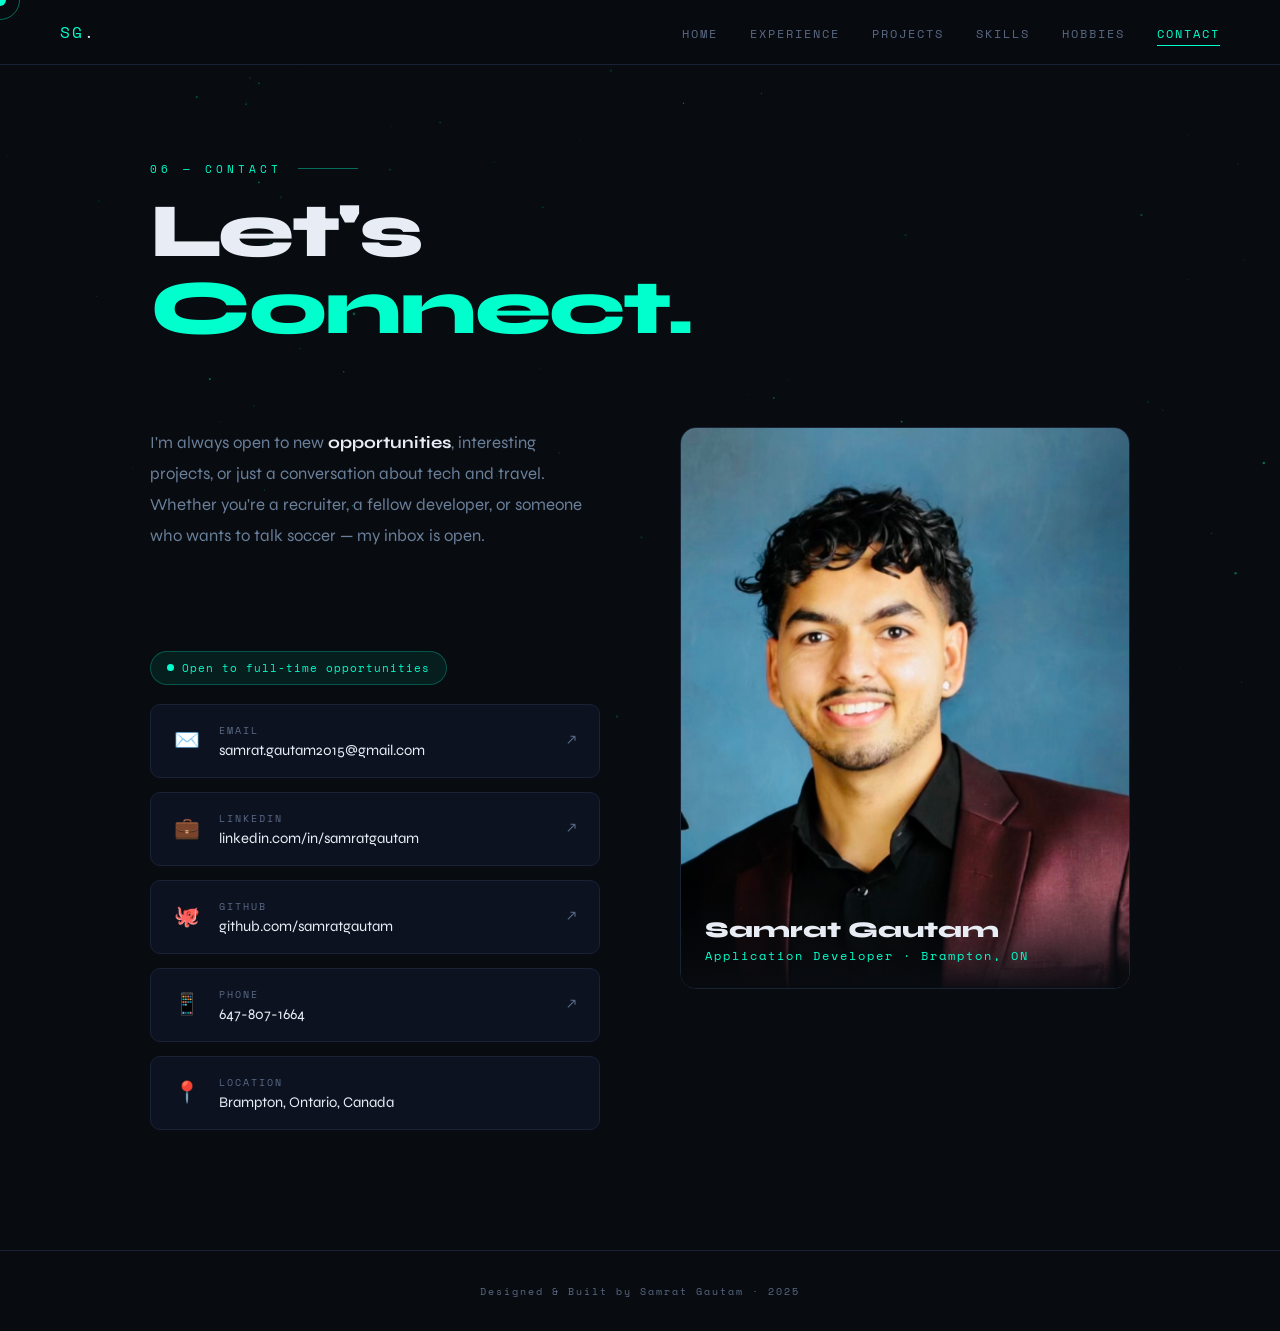
<file: contact.html>
<!DOCTYPE html>
<html lang="en">
<head>
  <meta charset="UTF-8"/><meta name="viewport" content="width=device-width, initial-scale=1.0"/>
  <title>Contact — Samrat Gautam</title>
  <link rel="stylesheet" href="style.css"/>
  <style>
    .contact-grid { display: grid; grid-template-columns: 1fr 1fr; gap: 80px; align-items: start; }
    .contact-intro { font-size: 1.05rem; color: #6a7f9a; line-height: 1.85; margin-bottom: 40px; }
    .contact-intro strong { color: var(--text); }
    .contact-links { display: flex; flex-direction: column; gap: 14px; }
    .contact-link {
      display: flex; align-items: center; gap: 18px;
      text-decoration: none; color: var(--text);
      padding: 18px 22px; background: var(--card);
      border: 1px solid var(--border); border-radius: 10px;
      transition: all 0.3s; cursor: none;
    }
    .contact-link:hover { border-color: var(--accent); transform: translateX(8px); box-shadow: -4px 0 20px rgba(0,255,204,0.1); }
    .contact-link-icon { font-size: 1.3rem; width: 28px; text-align: center; }
    .contact-link-info { flex: 1; }
    .contact-link-label { font-family: 'Space Mono', monospace; font-size: 0.62rem; color: var(--muted); letter-spacing: 2px; text-transform: uppercase; margin-bottom: 3px; }
    .contact-link-value { font-size: 0.92rem; }
    .contact-link-arrow { color: var(--muted); font-size: 0.9rem; transition: all 0.3s; }
    .contact-link:hover .contact-link-arrow { color: var(--accent); transform: translate(3px, -3px); }

    /* PHOTO SIDE */
    .contact-photo-wrap { position: relative; }
    .contact-photo-frame { position: relative; border-radius: 16px; overflow: hidden; border: 1px solid var(--border); }
    .contact-photo-frame img { width: 100%; display: block; object-fit: cover; object-position: top center; aspect-ratio: 4/5; filter: contrast(1.05); }
    .contact-photo-overlay {
      position: absolute; bottom: 0; left: 0; right: 0;
      background: linear-gradient(to top, rgba(8,11,16,0.95), transparent);
      padding: 30px 24px 24px;
    }
    .contact-photo-name { font-size: 1.4rem; font-weight: 800; margin-bottom: 4px; }
    .contact-photo-title { font-family: 'Space Mono', monospace; font-size: 0.72rem; color: var(--accent); letter-spacing: 2px; }
    .availability-badge {
      display: inline-flex; align-items: center; gap: 8px;
      background: rgba(0,255,204,0.08); border: 1px solid rgba(0,255,204,0.25);
      border-radius: 20px; padding: 8px 16px; margin-top: 60px;
      font-family: 'Space Mono', monospace; font-size: 0.68rem; color: var(--accent); letter-spacing: 1px;
    }
    .avail-dot { width: 7px; height: 7px; border-radius: 50%; background: var(--accent); animation: pulse 2s infinite; }
    @keyframes pulse { 0%,100%{box-shadow:0 0 6px var(--accent)} 50%{box-shadow:0 0 16px var(--accent)} }
    @media(max-width:900px){ .contact-grid{grid-template-columns:1fr; gap:50px;} }
  </style>
</head>
<body>
  <div class="cursor" id="cursor"></div>
  <div class="cursor-ring" id="cursorRing"></div>
  <div class="page-transition"></div>
  <canvas id="canvas"></canvas>

  <nav id="navbar">
    <a href="index.html" class="nav-logo" data-transition>SG<span>.</span></a>
    <ul class="nav-links">
      <li><a href="index.html" data-transition>Home</a></li>
      <li><a href="experience.html" data-transition>Experience</a></li>
      <li><a href="projects.html" data-transition>Projects</a></li>
      <li><a href="skills.html" data-transition>Skills</a></li>
      <li><a href="hobbies.html" data-transition>Hobbies</a></li>
      <li><a href="contact.html" data-transition>Contact</a></li>
    </ul>
  </nav>

  <div class="page-hero">
    <p class="page-tag reveal">06 — Contact</p>
    <h1 class="page-title reveal">Let's<br><span style="color:var(--accent)">Connect.</span></h1>
  </div>

  <div class="content">
    <div class="contact-grid">
      <div>
        <p class="contact-intro reveal">
          I'm always open to new <strong>opportunities</strong>, interesting projects, or just a conversation about tech and travel. Whether you're a recruiter, a fellow developer, or someone who wants to talk soccer — my inbox is open.
        </p>
        <div class="availability-badge reveal">
          <span class="avail-dot"></span> Open to full-time opportunities
        </div>
        <br><br>
        <div class="contact-links reveal">
          <a href="mailto:samrat.gautam2015@gmail.com" class="contact-link">
            <span class="contact-link-icon">✉️</span>
            <div class="contact-link-info">
              <div class="contact-link-label">Email</div>
              <div class="contact-link-value">samrat.gautam2015@gmail.com</div>
            </div>
            <span class="contact-link-arrow">↗</span>
          </a>
          <a href="https://linkedin.com/in/samratgautam" target="_blank" class="contact-link">
            <span class="contact-link-icon">💼</span>
            <div class="contact-link-info">
              <div class="contact-link-label">LinkedIn</div>
              <div class="contact-link-value">linkedin.com/in/samratgautam</div>
            </div>
            <span class="contact-link-arrow">↗</span>
          </a>
          <a href="https://github.com/samratgautam" target="_blank" class="contact-link">
            <span class="contact-link-icon">🐙</span>
            <div class="contact-link-info">
              <div class="contact-link-label">GitHub</div>
              <div class="contact-link-value">github.com/samratgautam</div>
            </div>
            <span class="contact-link-arrow">↗</span>
          </a>
          <a href="tel:6478071664" class="contact-link">
            <span class="contact-link-icon">📱</span>
            <div class="contact-link-info">
              <div class="contact-link-label">Phone</div>
              <div class="contact-link-value">647-807-1664</div>
            </div>
            <span class="contact-link-arrow">↗</span>
          </a>
          <div class="contact-link" style="cursor:default;">
            <span class="contact-link-icon">📍</span>
            <div class="contact-link-info">
              <div class="contact-link-label">Location</div>
              <div class="contact-link-value">Brampton, Ontario, Canada</div>
            </div>
          </div>
        </div>
      </div>

      <div class="contact-photo-wrap reveal">
        <div class="contact-photo-frame">
          <img src="samrat.jpeg" alt="Samrat Gautam"/>
          <div class="contact-photo-overlay">
            <div class="contact-photo-name">Samrat Gautam</div>
            <div class="contact-photo-title">Application Developer · Brampton, ON</div>
          </div>
        </div>
      </div>
    </div>
  </div>

  <footer><p>Designed & Built by Samrat Gautam · 2025</p></footer>
  <script src="script.js"></script>
</body>
</html>
</file>
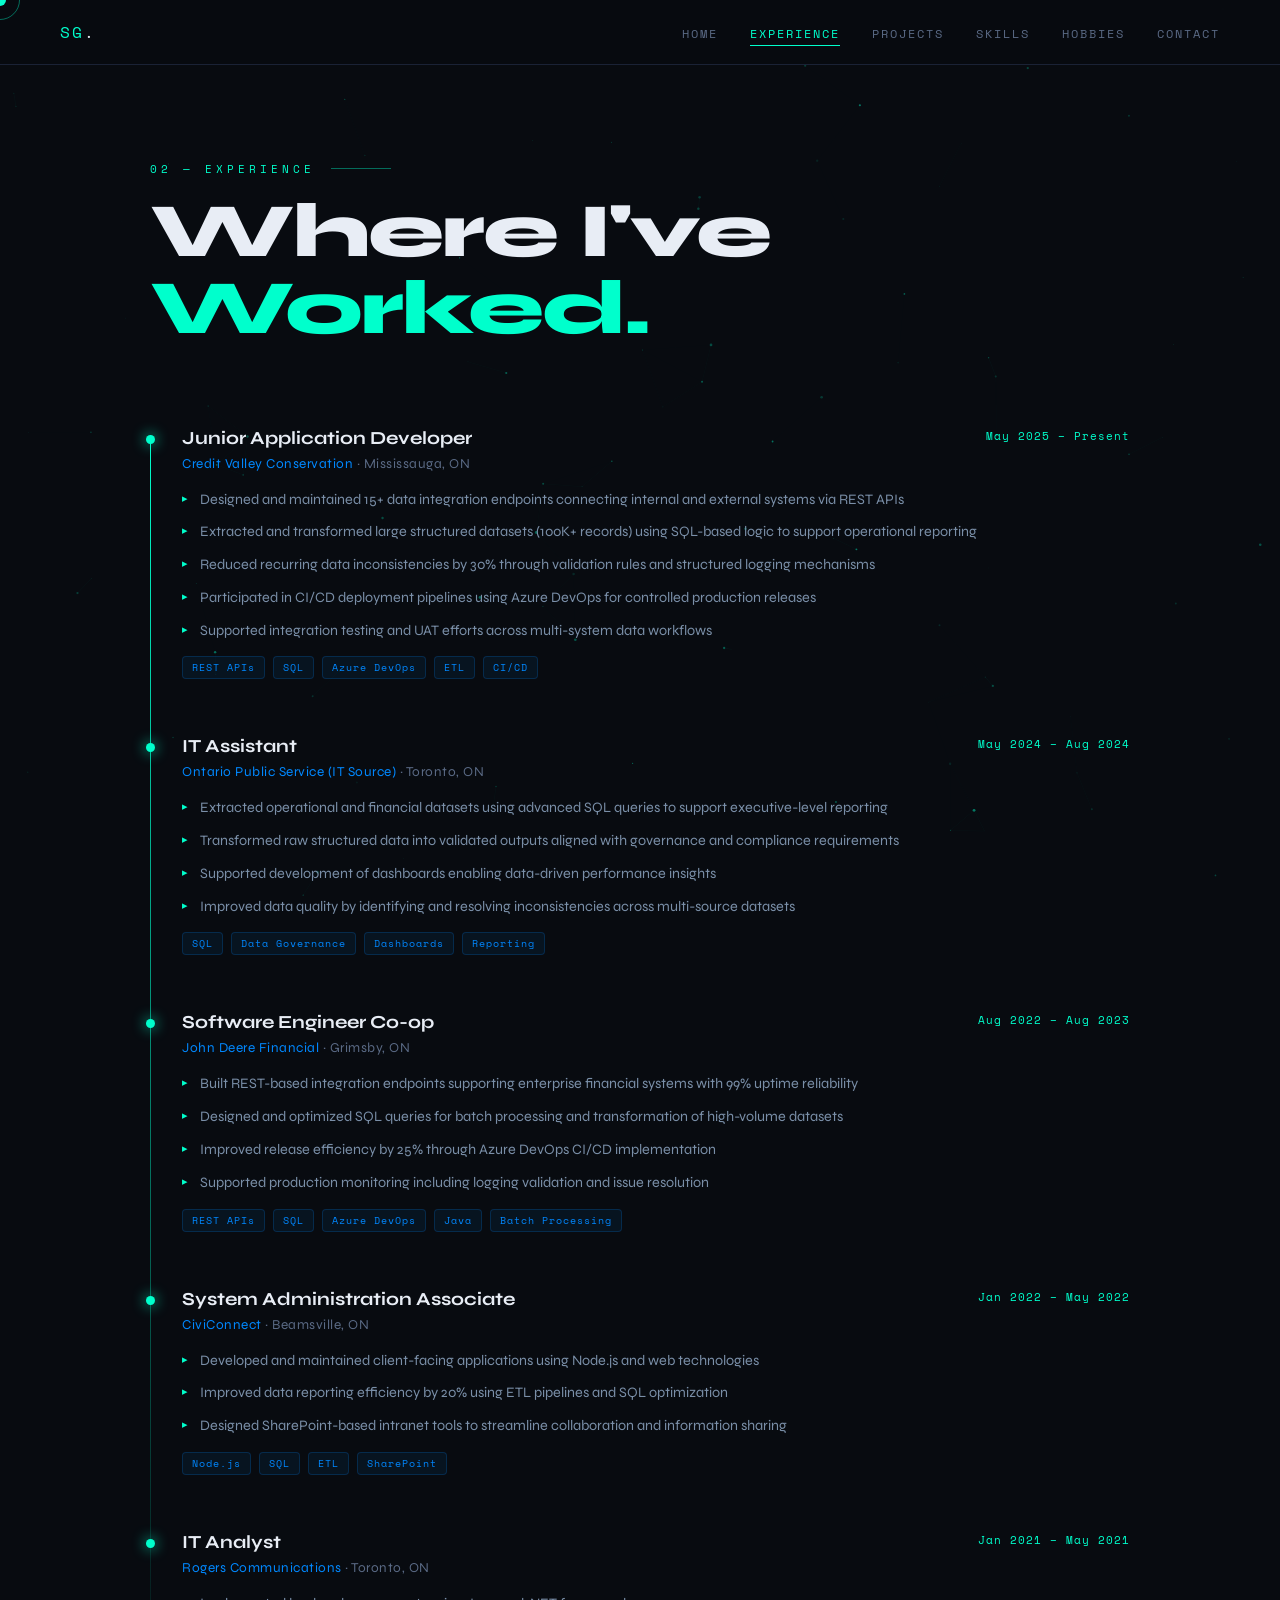
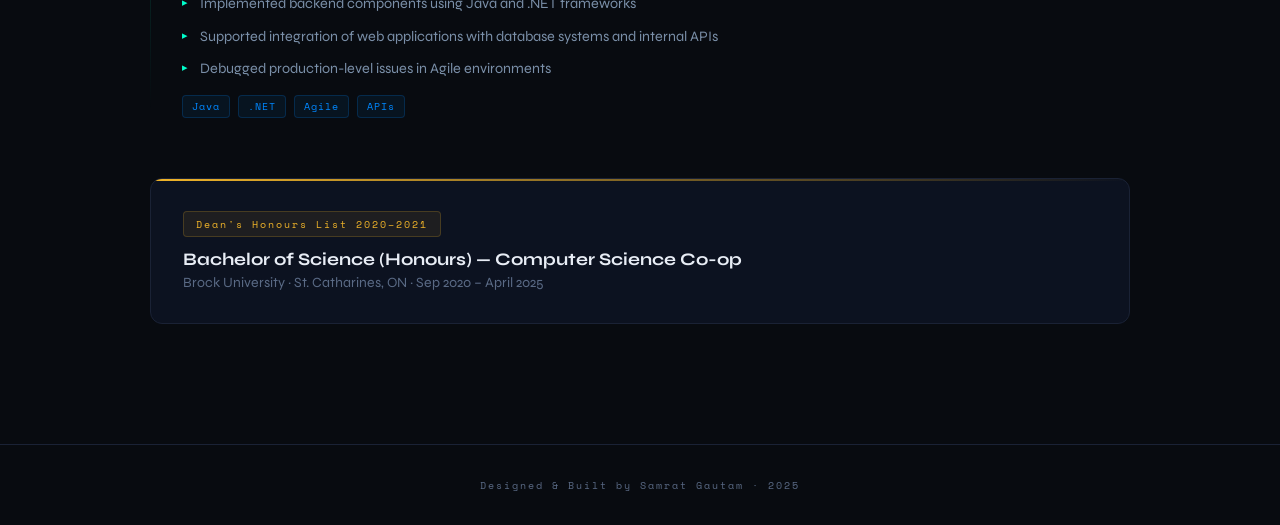
<file: experience.html>
<!DOCTYPE html>
<html lang="en">
<head>
  <meta charset="UTF-8"/><meta name="viewport" content="width=device-width, initial-scale=1.0"/>
  <title>Experience — Samrat Gautam</title>
  <link rel="stylesheet" href="style.css"/>
  <style>
    .exp-timeline { position: relative; padding-left: 32px; }
    .exp-timeline::before {
      content: ''; position: absolute; left: 0; top: 8px; bottom: 8px;
      width: 1px; background: linear-gradient(to bottom, var(--accent), transparent);
    }
    .exp-item { position: relative; padding-bottom: 56px; }
    .exp-item:last-child { padding-bottom: 0; }
    .exp-item::before {
      content: ''; position: absolute; left: -36px; top: 8px;
      width: 9px; height: 9px; border-radius: 50%;
      background: var(--accent); box-shadow: 0 0 14px var(--accent);
    }
    .exp-header { display: flex; justify-content: space-between; align-items: flex-start; flex-wrap: wrap; gap: 8px; margin-bottom: 6px; }
    .exp-role { font-size: 1.15rem; font-weight: 700; }
    .exp-date { font-family: 'Space Mono', monospace; font-size: 0.7rem; color: var(--accent); letter-spacing: 1px; white-space: nowrap; }
    .exp-company { font-size: 0.85rem; color: var(--muted); margin-bottom: 16px; letter-spacing: 0.5px; }
    .exp-company span { color: var(--accent2); }
    .exp-bullets { list-style: none; display: flex; flex-direction: column; gap: 9px; }
    .exp-bullets li { font-size: 0.9rem; color: #7a8fa8; padding-left: 18px; position: relative; line-height: 1.65; }
    .exp-bullets li::before { content: '▸'; position: absolute; left: 0; color: var(--accent); font-size: 0.7rem; top: 2px; }
    .exp-tags { display: flex; flex-wrap: wrap; gap: 8px; margin-top: 14px; }
    .etag { font-family: 'Space Mono', monospace; font-size: 0.62rem; color: var(--accent2); background: rgba(0,136,255,0.07); border: 1px solid rgba(0,136,255,0.2); padding: 3px 9px; border-radius: 4px; letter-spacing: 1px; }
    .edu-box { background: var(--card); border: 1px solid var(--border); border-radius: 12px; padding: 32px; margin-top: 60px; position: relative; overflow: hidden; }
    .edu-box::before { content: ''; position: absolute; top: 0; left: 0; right: 0; height: 2px; background: linear-gradient(90deg, var(--gold), transparent); }
    .edu-badge { display: inline-flex; align-items: center; gap: 8px; background: rgba(240,180,41,0.08); border: 1px solid rgba(240,180,41,0.2); color: var(--gold); font-family: 'Space Mono', monospace; font-size: 0.65rem; letter-spacing: 2px; padding: 4px 12px; border-radius: 4px; margin-bottom: 12px; }
    .edu-degree { font-size: 1.1rem; font-weight: 700; margin-bottom: 4px; }
    .edu-school { font-size: 0.88rem; color: var(--muted); }
  </style>
</head>
<body>
  <div class="cursor" id="cursor"></div>
  <div class="cursor-ring" id="cursorRing"></div>
  <div class="page-transition"></div>
  <canvas id="canvas"></canvas>

  <nav id="navbar">
    <a href="index.html" class="nav-logo" data-transition>SG<span>.</span></a>
    <ul class="nav-links">
      <li><a href="index.html" data-transition>Home</a></li>
      <li><a href="experience.html" data-transition>Experience</a></li>
      <li><a href="projects.html" data-transition>Projects</a></li>
      <li><a href="skills.html" data-transition>Skills</a></li>
      <li><a href="hobbies.html" data-transition>Hobbies</a></li>
      <li><a href="contact.html" data-transition>Contact</a></li>
    </ul>
  </nav>

  <div class="page-hero">
    <p class="page-tag reveal">02 — Experience</p>
    <h1 class="page-title reveal">Where I've<br><span style="color:var(--accent)">Worked.</span></h1>
  </div>

  <div class="content">
    <div class="exp-timeline">

      <div class="exp-item reveal">
        <div class="exp-header">
          <span class="exp-role">Junior Application Developer</span>
          <span class="exp-date">May 2025 – Present</span>
        </div>
        <div class="exp-company"><span>Credit Valley Conservation</span> · Mississauga, ON</div>
        <ul class="exp-bullets">
          <li>Designed and maintained 15+ data integration endpoints connecting internal and external systems via REST APIs</li>
          <li>Extracted and transformed large structured datasets (100K+ records) using SQL-based logic to support operational reporting</li>
          <li>Reduced recurring data inconsistencies by 30% through validation rules and structured logging mechanisms</li>
          <li>Participated in CI/CD deployment pipelines using Azure DevOps for controlled production releases</li>
          <li>Supported integration testing and UAT efforts across multi-system data workflows</li>
        </ul>
        <div class="exp-tags">
          <span class="etag">REST APIs</span><span class="etag">SQL</span><span class="etag">Azure DevOps</span><span class="etag">ETL</span><span class="etag">CI/CD</span>
        </div>
      </div>

      <div class="exp-item reveal">
        <div class="exp-header">
          <span class="exp-role">IT Assistant</span>
          <span class="exp-date">May 2024 – Aug 2024</span>
        </div>
        <div class="exp-company"><span>Ontario Public Service (IT Source)</span> · Toronto, ON</div>
        <ul class="exp-bullets">
          <li>Extracted operational and financial datasets using advanced SQL queries to support executive-level reporting</li>
          <li>Transformed raw structured data into validated outputs aligned with governance and compliance requirements</li>
          <li>Supported development of dashboards enabling data-driven performance insights</li>
          <li>Improved data quality by identifying and resolving inconsistencies across multi-source datasets</li>
        </ul>
        <div class="exp-tags">
          <span class="etag">SQL</span><span class="etag">Data Governance</span><span class="etag">Dashboards</span><span class="etag">Reporting</span>
        </div>
      </div>

      <div class="exp-item reveal">
        <div class="exp-header">
          <span class="exp-role">Software Engineer Co-op</span>
          <span class="exp-date">Aug 2022 – Aug 2023</span>
        </div>
        <div class="exp-company"><span>John Deere Financial</span> · Grimsby, ON</div>
        <ul class="exp-bullets">
          <li>Built REST-based integration endpoints supporting enterprise financial systems with 99% uptime reliability</li>
          <li>Designed and optimized SQL queries for batch processing and transformation of high-volume datasets</li>
          <li>Improved release efficiency by 25% through Azure DevOps CI/CD implementation</li>
          <li>Supported production monitoring including logging validation and issue resolution</li>
        </ul>
        <div class="exp-tags">
          <span class="etag">REST APIs</span><span class="etag">SQL</span><span class="etag">Azure DevOps</span><span class="etag">Java</span><span class="etag">Batch Processing</span>
        </div>
      </div>

      <div class="exp-item reveal">
        <div class="exp-header">
          <span class="exp-role">System Administration Associate</span>
          <span class="exp-date">Jan 2022 – May 2022</span>
        </div>
        <div class="exp-company"><span>CiviConnect</span> · Beamsville, ON</div>
        <ul class="exp-bullets">
          <li>Developed and maintained client-facing applications using Node.js and web technologies</li>
          <li>Improved data reporting efficiency by 20% using ETL pipelines and SQL optimization</li>
          <li>Designed SharePoint-based intranet tools to streamline collaboration and information sharing</li>
        </ul>
        <div class="exp-tags">
          <span class="etag">Node.js</span><span class="etag">SQL</span><span class="etag">ETL</span><span class="etag">SharePoint</span>
        </div>
      </div>

      <div class="exp-item reveal">
        <div class="exp-header">
          <span class="exp-role">IT Analyst</span>
          <span class="exp-date">Jan 2021 – May 2021</span>
        </div>
        <div class="exp-company"><span>Rogers Communications</span> · Toronto, ON</div>
        <ul class="exp-bullets">
          <li>Implemented backend components using Java and .NET frameworks</li>
          <li>Supported integration of web applications with database systems and internal APIs</li>
          <li>Debugged production-level issues in Agile environments</li>
        </ul>
        <div class="exp-tags">
          <span class="etag">Java</span><span class="etag">.NET</span><span class="etag">Agile</span><span class="etag">APIs</span>
        </div>
      </div>
    </div>

    <div class="edu-box reveal">
      <div class="edu-badge"> Dean's Honours List 2020–2021</div>
      <div class="edu-degree">Bachelor of Science (Honours) — Computer Science Co-op</div>
      <div class="edu-school">Brock University · St. Catharines, ON · Sep 2020 – April 2025</div>
    </div>
  </div>

  <footer><p>Designed & Built by Samrat Gautam · 2025</p></footer>
  <script src="script.js"></script>
</body>
</html>
</file>
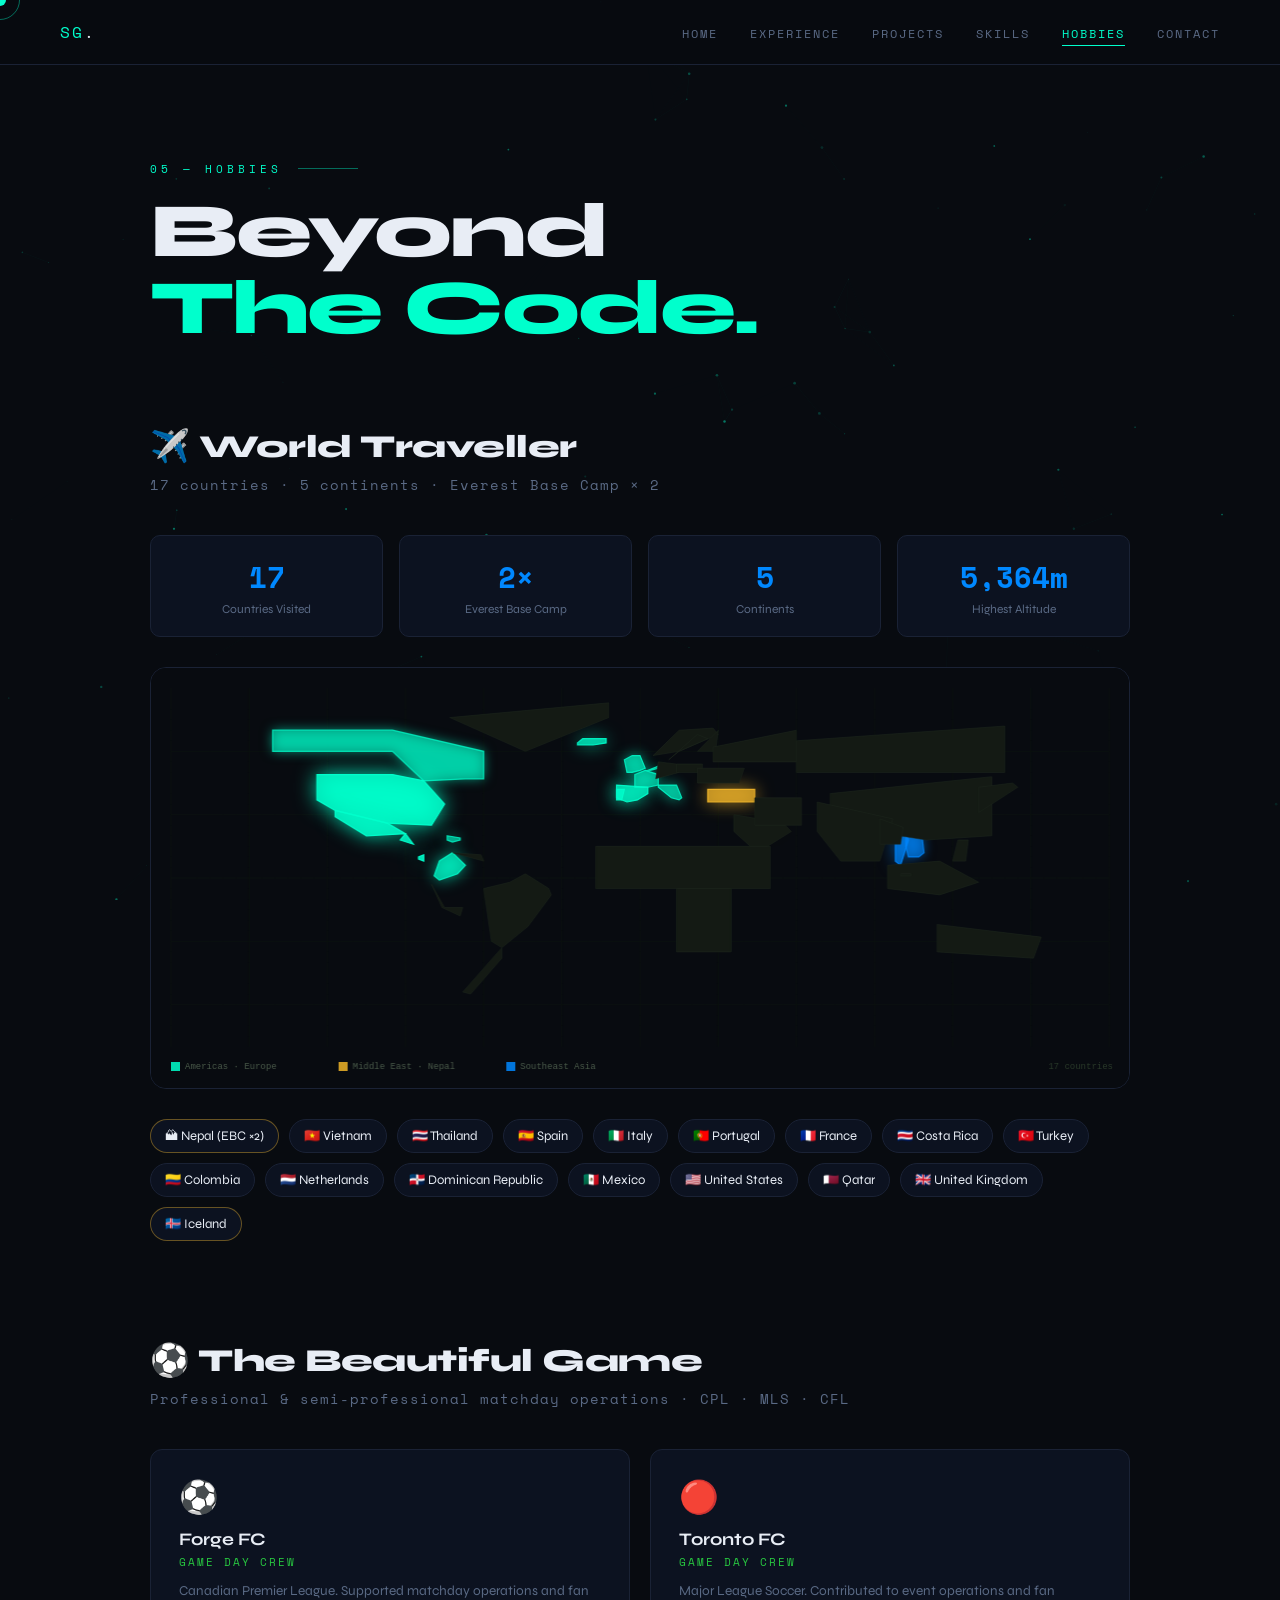
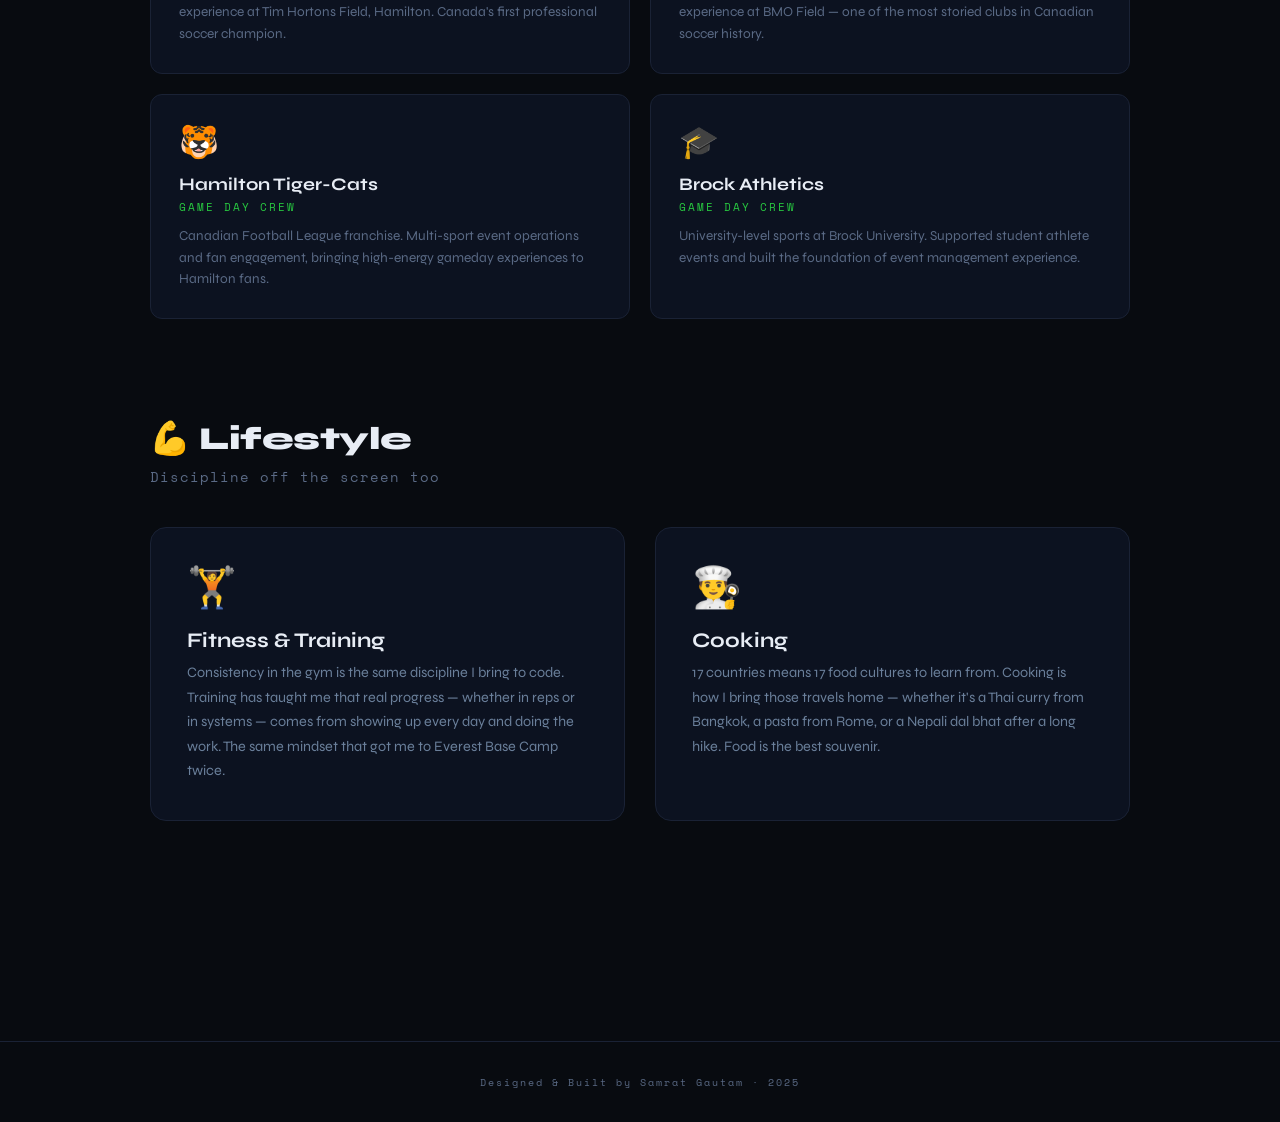
<file: hobbies.html>
<!DOCTYPE html>
<html lang="en">
<head>
  <link rel="preconnect" href="https://fonts.bunny.net"/>
  <link href="https://fonts.bunny.net/css?family=geist:300,400,500,600|geist-mono:400,500&display=swap" rel="stylesheet"/>
  <link rel="preconnect" href="https://fonts.googleapis.com"/>
  <link href="https://fonts.googleapis.com/css2?family=Playfair+Display:ital,wght@0,400;0,700;0,900;1,400;1,700&display=swap" rel="stylesheet"/>
  <meta charset="UTF-8"/><meta name="viewport" content="width=device-width, initial-scale=1.0"/>
  <title>Hobbies — Samrat Gautam</title>
  <link rel="stylesheet" href="style.css"/>
  <style>
    .hobby-section { margin-bottom: 100px; }
    .hobby-title { font-size: 2rem; font-weight: 800; margin-bottom: 8px; letter-spacing: -0.5px; }
    .hobby-sub { font-size: 0.9rem; color: var(--muted); margin-bottom: 40px; font-family: 'Space Mono', monospace; letter-spacing: 1px; }

    .world-map-wrap {
      background: #080b10; border: 1px solid var(--border);
      border-radius: 16px; overflow: hidden; margin-bottom: 30px;
      position: relative; min-height: 420px;
    }
    #world-map-canvas { width: 100%; height: 420px; display: block; min-height: 420px; }
    .world-map-wrap { min-height: 420px; }

    .map-tooltip {
      position: absolute; pointer-events: none;
      background: rgba(12,18,32,0.97); border: 1px solid var(--border);
      border-radius: 6px; padding: 8px 14px;
      font-family: 'Space Mono', monospace; font-size: 0.72rem;
      color: var(--text); white-space: nowrap;
      opacity: 0; transition: opacity 0.15s; z-index: 10;
    }

    .country-stats { display: grid; grid-template-columns: repeat(4, 1fr); gap: 16px; }
    .cstat { background: var(--card); border: 1px solid var(--border); border-radius: 10px; padding: 20px; text-align: center; transition: all 0.3s; }
    .cstat:hover { border-color: var(--accent2); transform: translateY(-3px); }
    .cstat-num { font-family: 'Space Mono', monospace; font-size: 1.8rem; font-weight: 700; color: var(--accent2); }
    .cstat-label { font-size: 0.75rem; color: var(--muted); margin-top: 4px; }

    .countries-list { display: flex; flex-wrap: wrap; gap: 10px; margin-top: 24px; }
    .country-chip {
      display: flex; align-items: center; gap: 8px;
      font-size: 0.82rem; padding: 8px 14px;
      background: var(--card); border: 1px solid var(--border);
      border-radius: 20px; transition: all 0.3s; cursor: default;
    }
    .country-chip:hover { border-color: var(--accent2); color: var(--accent2); transform: translateY(-2px); }
    .country-chip.special { border-color: rgba(240,180,41,0.4); }
    .country-chip.special:hover { border-color: var(--gold); color: var(--gold); }

    .soccer-grid { display: grid; grid-template-columns: repeat(2, 1fr); gap: 20px; }
    .club-card { background: var(--card); border: 1px solid var(--border); border-radius: 12px; padding: 28px; transition: all 0.3s; position: relative; overflow: hidden; }
    .club-card::before { content: ''; position: absolute; top: 0; left: 0; right: 0; height: 2px; background: linear-gradient(90deg, #00cc00, #28c840); opacity: 0; transition: opacity 0.3s; }
    .club-card:hover { border-color: rgba(40,200,64,0.4); transform: translateY(-4px); box-shadow: 0 16px 40px rgba(0,0,0,0.3); }
    .club-card:hover::before { opacity: 1; }
    .club-emoji { font-size: 2rem; margin-bottom: 12px; }
    .club-name { font-size: 1.1rem; font-weight: 700; margin-bottom: 4px; }
    .club-role { font-family: 'Space Mono', monospace; font-size: 0.68rem; color: #28c840; letter-spacing: 2px; text-transform: uppercase; margin-bottom: 10px; }
    .club-desc { font-size: 0.85rem; color: var(--muted); line-height: 1.6; }

    .lifestyle-grid { display: grid; grid-template-columns: 1fr 1fr; gap: 30px; }
    .lifestyle-card { background: var(--card); border: 1px solid var(--border); border-radius: 16px; padding: 36px; transition: all 0.3s; }
    .lifestyle-card:hover { border-color: rgba(0,255,204,0.3); transform: translateY(-4px); }
    .lifestyle-icon { font-size: 2.5rem; margin-bottom: 16px; }
    .lifestyle-title { font-size: 1.3rem; font-weight: 700; margin-bottom: 8px; }
    .lifestyle-desc { font-size: 0.9rem; color: #6a7f9a; line-height: 1.7; }

    @media(max-width:768px){
      .country-stats { grid-template-columns: repeat(2,1fr); }
      .soccer-grid, .lifestyle-grid { grid-template-columns: 1fr; }
      #world-map-canvas { height: 260px; }
      .world-map-wrap { min-height: 260px; }
    }
  </style>
</head>
<body>
  <div class="cursor" id="cursor"></div>
  <div class="cursor-ring" id="cursorRing"></div>
  <div class="page-transition"></div>
  <canvas id="canvas"></canvas>

  <nav id="navbar">
    <a href="index.html" class="nav-logo" data-transition>SG<span>.</span></a>
    <ul class="nav-links">
      <li><a href="index.html" data-transition>Home</a></li>
      <li><a href="experience.html" data-transition>Experience</a></li>
      <li><a href="projects.html" data-transition>Projects</a></li>
      <li><a href="skills.html" data-transition>Skills</a></li>
      <li><a href="hobbies.html" data-transition>Hobbies</a></li>
      <li><a href="contact.html" data-transition>Contact</a></li>
    </ul>
  </nav>

  <div class="page-hero">
    <p class="page-tag reveal">05 — Hobbies</p>
    <h1 class="page-title reveal">Beyond<br><span style="color:var(--accent)">The Code.</span></h1>
  </div>

  <div class="content">

    <div class="hobby-section">
      <div class="hobby-title reveal">✈️ World Traveller</div>
      <div class="hobby-sub reveal">17 countries · 5 continents · Everest Base Camp × 2</div>

      <div class="country-stats reveal">
        <div class="cstat"><div class="cstat-num">17</div><div class="cstat-label">Countries Visited</div></div>
        <div class="cstat"><div class="cstat-num">2×</div><div class="cstat-label">Everest Base Camp</div></div>
        <div class="cstat"><div class="cstat-num">5</div><div class="cstat-label">Continents</div></div>
        <div class="cstat"><div class="cstat-num">5,364m</div><div class="cstat-label">Highest Altitude</div></div>
      </div>

      <div class="world-map-wrap reveal" style="margin-top:30px;">
        <canvas id="world-map-canvas"></canvas>
        <div class="map-tooltip" id="map-tooltip"></div>
      </div>

      <div class="countries-list reveal">
        <span class="country-chip special">🏔 Nepal (EBC ×2)</span>
        <span class="country-chip">🇻🇳 Vietnam</span>
        <span class="country-chip">🇹🇭 Thailand</span>
        <span class="country-chip">🇪🇸 Spain</span>
        <span class="country-chip">🇮🇹 Italy</span>
        <span class="country-chip">🇵🇹 Portugal</span>
        <span class="country-chip">🇫🇷 France</span>
        <span class="country-chip">🇨🇷 Costa Rica</span>
        <span class="country-chip">🇹🇷 Turkey</span>
        <span class="country-chip">🇨🇴 Colombia</span>
        <span class="country-chip">🇳🇱 Netherlands</span>
        <span class="country-chip">🇩🇴 Dominican Republic</span>
        <span class="country-chip">🇲🇽 Mexico</span>
        <span class="country-chip">🇺🇸 United States</span>
        <span class="country-chip">🇶🇦 Qatar</span>
        <span class="country-chip">🇬🇧 United Kingdom</span>
        <span class="country-chip special">🇮🇸 Iceland</span>
      </div>
    </div>

    <div class="hobby-section">
      <div class="hobby-title reveal">⚽ The Beautiful Game</div>
      <div class="hobby-sub reveal">Professional & semi-professional matchday operations · CPL · MLS · CFL</div>
      <div class="soccer-grid">
        <div class="club-card reveal">
          <div class="club-emoji">⚽</div>
          <div class="club-name">Forge FC</div>
          <div class="club-role">Game Day Crew</div>
          <div class="club-desc">Canadian Premier League. Supported matchday operations and fan experience at Tim Hortons Field, Hamilton. Canada's first professional soccer champion.</div>
        </div>
        <div class="club-card reveal">
          <div class="club-emoji">🔴</div>
          <div class="club-name">Toronto FC</div>
          <div class="club-role">Game Day Crew</div>
          <div class="club-desc">Major League Soccer. Contributed to event operations and fan experience at BMO Field — one of the most storied clubs in Canadian soccer history.</div>
        </div>
        <div class="club-card reveal">
          <div class="club-emoji">🐯</div>
          <div class="club-name">Hamilton Tiger-Cats</div>
          <div class="club-role">Game Day Crew</div>
          <div class="club-desc">Canadian Football League franchise. Multi-sport event operations and fan engagement, bringing high-energy gameday experiences to Hamilton fans.</div>
        </div>
        <div class="club-card reveal">
          <div class="club-emoji">🎓</div>
          <div class="club-name">Brock Athletics</div>
          <div class="club-role">Game Day Crew</div>
          <div class="club-desc">University-level sports at Brock University. Supported student athlete events and built the foundation of event management experience.</div>
        </div>
      </div>
    </div>

    <div class="hobby-section">
      <div class="hobby-title reveal">💪 Lifestyle</div>
      <div class="hobby-sub reveal">Discipline off the screen too</div>
      <div class="lifestyle-grid">
        <div class="lifestyle-card reveal">
          <div class="lifestyle-icon">🏋️</div>
          <div class="lifestyle-title">Fitness & Training</div>
          <div class="lifestyle-desc">Consistency in the gym is the same discipline I bring to code. Training has taught me that real progress — whether in reps or in systems — comes from showing up every day and doing the work. The same mindset that got me to Everest Base Camp twice.</div>
        </div>
        <div class="lifestyle-card reveal">
          <div class="lifestyle-icon">👨‍🍳</div>
          <div class="lifestyle-title">Cooking</div>
          <div class="lifestyle-desc">17 countries means 17 food cultures to learn from. Cooking is how I bring those travels home — whether it's a Thai curry from Bangkok, a pasta from Rome, or a Nepali dal bhat after a long hike. Food is the best souvenir.</div>
        </div>
      </div>
    </div>

  </div>

  <footer><p>Designed & Built by Samrat Gautam · 2025</p></footer>
  <script src="script.js"></script>
  <script>
  (function() {
    const canvas = document.getElementById('world-map-canvas');
    const wrap   = document.querySelector('.world-map-wrap');
    const tooltip = document.getElementById('map-tooltip');
    if (!canvas || !wrap) return;
    const ctx = canvas.getContext('2d');

    const MAP_H = 420;

    function setSize() {
      canvas.width  = wrap.offsetWidth  || 900;
      canvas.height = MAP_H;
    }

    // Equirectangular projection — simple, predictable, correct
    function project(lon, lat) {
      const W = canvas.width, H = canvas.height;
      const padding = 20;
      const x = padding + (lon + 180) / 360 * (W - padding * 2);
      const y = padding + (90  - lat)  / 180 * (H - padding * 2);
      return [x, y];
    }

    // c: 0=unvisited, 1=teal, 2=gold, 3=blue
    const countries = [
      // ── VISITED ──────────────────────────────────────────────────────
      {n:'Canada',            c:1, pts:[[-141,60],[-120,60],[-95,60],[-83,46],[-67,47],[-60,47],[-60,60],[-95,70],[-120,70],[-141,70]]},
      {n:'United States',     c:1, pts:[[-124,49],[-95,49],[-83,46],[-75,35],[-80,25],[-97,26],[-117,32],[-124,37]]},
      {n:'Mexico',            c:1, pts:[[-117,32],[-97,26],[-90,21],[-87,16],[-92,18],[-90,21],[-105,20],[-117,29]]},
      {n:'Costa Rica',        c:1, pts:[[-83,11],[-85,10],[-85,9],[-83,8],[-83,11]]},
      {n:'Dominican Rep.',    c:1, pts:[[-74,20],[-69,19],[-69,18],[-72,17],[-74,18]]},
      {n:'Colombia',          c:1, pts:[[-77,8],[-72,12],[-67,6],[-70,2],[-77,-1],[-79,1]]},
      {n:'Iceland',           c:1, pts:[[-24,64],[-22,66],[-13,66],[-13,64],[-18,63],[-24,63]]},
      {n:'United Kingdom',    c:1, pts:[[-5,50],[-3,50],[0,51],[2,52],[0,58],[-3,58],[-6,56],[-5,50]]},
      {n:'Netherlands',       c:1, pts:[[3,51],[7,53],[7,52],[4,51]]},
      {n:'France',            c:1, pts:[[-2,43],[3,43],[7,44],[7,49],[2,51],[-2,49]]},
      {n:'Spain',             c:1, pts:[[-9,44],[3,43],[3,40],[-1,37],[-5,36],[-9,38]]},
      {n:'Portugal',          c:1, pts:[[-9,42],[-6,42],[-7,37],[-9,37]]},
      {n:'Italy',             c:1, pts:[[7,44],[14,44],[16,38],[15,37],[12,38],[7,43]]},
      {n:'Turkey',            c:2, pts:[[26,42],[44,42],[44,36],[36,36],[26,36]]},
      {n:'Qatar',             c:2, pts:[[51,26],[51,24],[50,24],[50,26]]},
      {n:'Nepal',             c:2, pts:[[80,30],[88,28],[88,27],[80,27]]},
      {n:'Thailand',          c:3, pts:[[98,20],[102,22],[103,18],[100,6],[98,8]]},
      {n:'Vietnam',           c:3, pts:[[102,22],[108,22],[109,12],[107,10],[103,10],[102,15]]},
      // ── BACKGROUND ───────────────────────────────────────────────────
      {n:'',c:0,pts:[[-73,76],[-12,83],[-12,76],[-44,60]]}, // Greenland
      {n:'',c:0,pts:[[-35,-5],[-34,-8],[-43,-23],[-48,-28],[-53,-33],[-57,-30],[-60,-5],[-50,-2],[-44,2]]}, // Brazil
      {n:'',c:0,pts:[[-53,-33],[-68,-54],[-65,-55],[-53,-38]]}, // Argentina
      {n:'',c:0,pts:[[-80,-3],[-75,-14],[-68,-14],[-69,-18],[-76,-14],[-80,-3]]}, // Peru
      {n:'',c:0,pts:[[-72,12],[-60,8],[-61,11]]}, // Venezuela
      {n:'',c:0,pts:[[5,58],[15,70],[28,71],[30,68],[15,60]]}, // Norway
      {n:'',c:0,pts:[[11,56],[22,68],[26,66],[15,60]]}, // Sweden
      {n:'',c:0,pts:[[22,60],[30,70],[29,60]]}, // Finland
      {n:'',c:0,pts:[[6,47],[15,50],[14,54],[7,55]]}, // Germany
      {n:'',c:0,pts:[[14,54],[24,54],[24,50],[14,50]]}, // Poland
      {n:'',c:0,pts:[[22,52],[40,52],[38,45],[22,45]]}, // Ukraine
      {n:'',c:0,pts:[[28,62],[60,70],[60,55],[28,55]]}, // Russia W
      {n:'',c:0,pts:[[60,65],[140,72],[140,50],[60,50]]}, // Russia E
      {n:'',c:0,pts:[[73,40],[135,48],[135,20],[110,18],[73,25]]}, // China
      {n:'',c:0,pts:[[68,36],[97,28],[92,8],[77,8],[68,22]]}, // India
      {n:'',c:0,pts:[[36,30],[55,26],[58,22],[45,12],[36,22]]}, // Arabia
      {n:'',c:0,pts:[[44,38],[62,38],[62,25],[44,25]]}, // Iran
      {n:'',c:0,pts:[[-17,15],[50,15],[50,-5],[-17,-5]]}, // Africa (approx)
      {n:'',c:0,pts:[[14,-5],[35,-5],[35,-35],[14,-35]]}, // S Africa
      {n:'',c:0,pts:[[114,-22],[154,-28],[151,-38],[114,-35]]}, // Australia
      {n:'',c:0,pts:[[95,6],[115,8],[130,-2],[115,-8],[95,-5]]}, // Indonesia
      {n:'',c:0,pts:[[130,31],[145,43],[143,45],[130,43]]}, // Japan
      {n:'',c:0,pts:[[92,28],[101,24],[100,16],[92,16]]}, // Myanmar
      {n:'',c:0,pts:[[100,2],[104,2],[104,1],[100,1]]}, // Singapore
      {n:'',c:0,pts:[[125,8],[126,18],[122,18],[120,8]]}, // Philippines
    ];

    const FILL   = {0:'#141a14', 1:'#00ffcc', 2:'#f0b429', 3:'#0088ff'};
    const STROKE = {0:'#1e281e', 1:'#00ffcc', 2:'#f0b429', 3:'#0088ff'};

    const hitmap = []; // for hover

    function draw(ts) {
      const W = canvas.width, H = canvas.height;
      ctx.clearRect(0, 0, W, H);

      // Ocean
      ctx.fillStyle = '#080b10';
      ctx.fillRect(0, 0, W, H);

      // Graticule
      ctx.strokeStyle = '#111a11';
      ctx.lineWidth = 0.4;
      for (let lon = -180; lon <= 180; lon += 30) {
        ctx.beginPath();
        const [x0, y0] = project(lon, 90);
        ctx.moveTo(x0, y0);
        for (let lat = 80; lat >= -80; lat -= 5) {
          const [x, y] = project(lon, lat); ctx.lineTo(x, y);
        }
        ctx.stroke();
      }
      for (let lat = -60; lat <= 60; lat += 30) {
        ctx.beginPath();
        const [x0] = project(-180, lat); ctx.moveTo(x0, project(-180,lat)[1]);
        for (let lon = -170; lon <= 180; lon += 5) {
          const [x, y] = project(lon, lat); ctx.lineTo(x, y);
        }
        ctx.stroke();
      }

      hitmap.length = 0;

      countries.forEach(country => {
        if (country.pts.length < 3) return;
        const pts = country.pts.map(([lo, la]) => project(lo, la));
        const isVisited = country.c > 0;
        const glow = isVisited ? 0.6 + 0.4 * Math.sin(ts * 0.0018 + country.pts[0][0] * 0.18) : 0;

        ctx.beginPath();
        ctx.moveTo(pts[0][0], pts[0][1]);
        pts.slice(1).forEach(([x, y]) => ctx.lineTo(x, y));
        ctx.closePath();

        if (isVisited) {
          ctx.save();
          ctx.shadowColor = FILL[country.c];
          ctx.shadowBlur  = 8 + 14 * glow;
          ctx.fillStyle   = FILL[country.c];
          ctx.globalAlpha = 0.45 + 0.45 * glow;
          ctx.fill();
          ctx.shadowBlur  = 0;
          ctx.strokeStyle = STROKE[country.c];
          ctx.lineWidth   = 1.2;
          ctx.globalAlpha = 0.7 + 0.3 * glow;
          ctx.stroke();
          ctx.restore();
          if (country.n) hitmap.push({ n: country.n, pts });
        } else {
          ctx.globalAlpha = 1;
          ctx.fillStyle   = FILL[0];
          ctx.fill();
          ctx.strokeStyle = STROKE[0];
          ctx.lineWidth   = 0.5;
          ctx.stroke();
        }
      });

      ctx.globalAlpha = 1;

      // Legend
      const items = [['#00ffcc','Americas · Europe'],['#f0b429','Middle East · Nepal'],['#0088ff','Southeast Asia']];
      items.forEach(([col, lbl], i) => {
        ctx.fillStyle = col; ctx.globalAlpha = 0.85;
        ctx.fillRect(20 + i * 168, H - 26, 9, 9);
        ctx.globalAlpha = 1; ctx.fillStyle = '#4a5a4a';
        ctx.font = '9px monospace'; ctx.fillText(lbl, 34 + i * 168, H - 19);
      });
      ctx.fillStyle = '#2a3a2a'; ctx.textAlign = 'right';
      ctx.fillText('17 countries', W - 16, H - 19);
      ctx.textAlign = 'left';

      requestAnimationFrame(draw);
    }

    function pointInPoly(x, y, pts) {
      let inside = false;
      for (let i = 0, j = pts.length - 1; i < pts.length; j = i++) {
        const [xi,yi] = pts[i], [xj,yj] = pts[j];
        if ((yi>y) !== (yj>y) && x < (xj-xi)*(y-yi)/(yj-yi)+xi) inside = !inside;
      }
      return inside;
    }

    canvas.addEventListener('mousemove', e => {
      const r  = canvas.getBoundingClientRect();
      const mx = (e.clientX - r.left) * (canvas.width  / r.width);
      const my = (e.clientY - r.top)  * (canvas.height / r.height);
      const hit = hitmap.find(h => pointInPoly(mx, my, h.pts));
      if (hit) {
        const wr = wrap.getBoundingClientRect();
        tooltip.style.opacity = '1';
        tooltip.style.left = (e.clientX - wr.left + 12) + 'px';
        tooltip.style.top  = (e.clientY - wr.top  - 36) + 'px';
        tooltip.textContent = hit.n;
        canvas.style.cursor = 'pointer';
      } else {
        tooltip.style.opacity = '0';
        canvas.style.cursor = 'default';
      }
    });
    canvas.addEventListener('mouseleave', () => { tooltip.style.opacity = '0'; });

    // Init — wait one frame so layout is ready
    window.addEventListener('load', () => {
      setSize();
      requestAnimationFrame(draw);
    });
    // Fallback if load already fired
    if (document.readyState === 'complete') { setSize(); requestAnimationFrame(draw); }
    window.addEventListener('resize', setSize);

    function setSize() {
      canvas.width  = wrap.offsetWidth || 900;
      canvas.height = MAP_H;
    }
  })();
  </script>
</body>
</html>
</file>
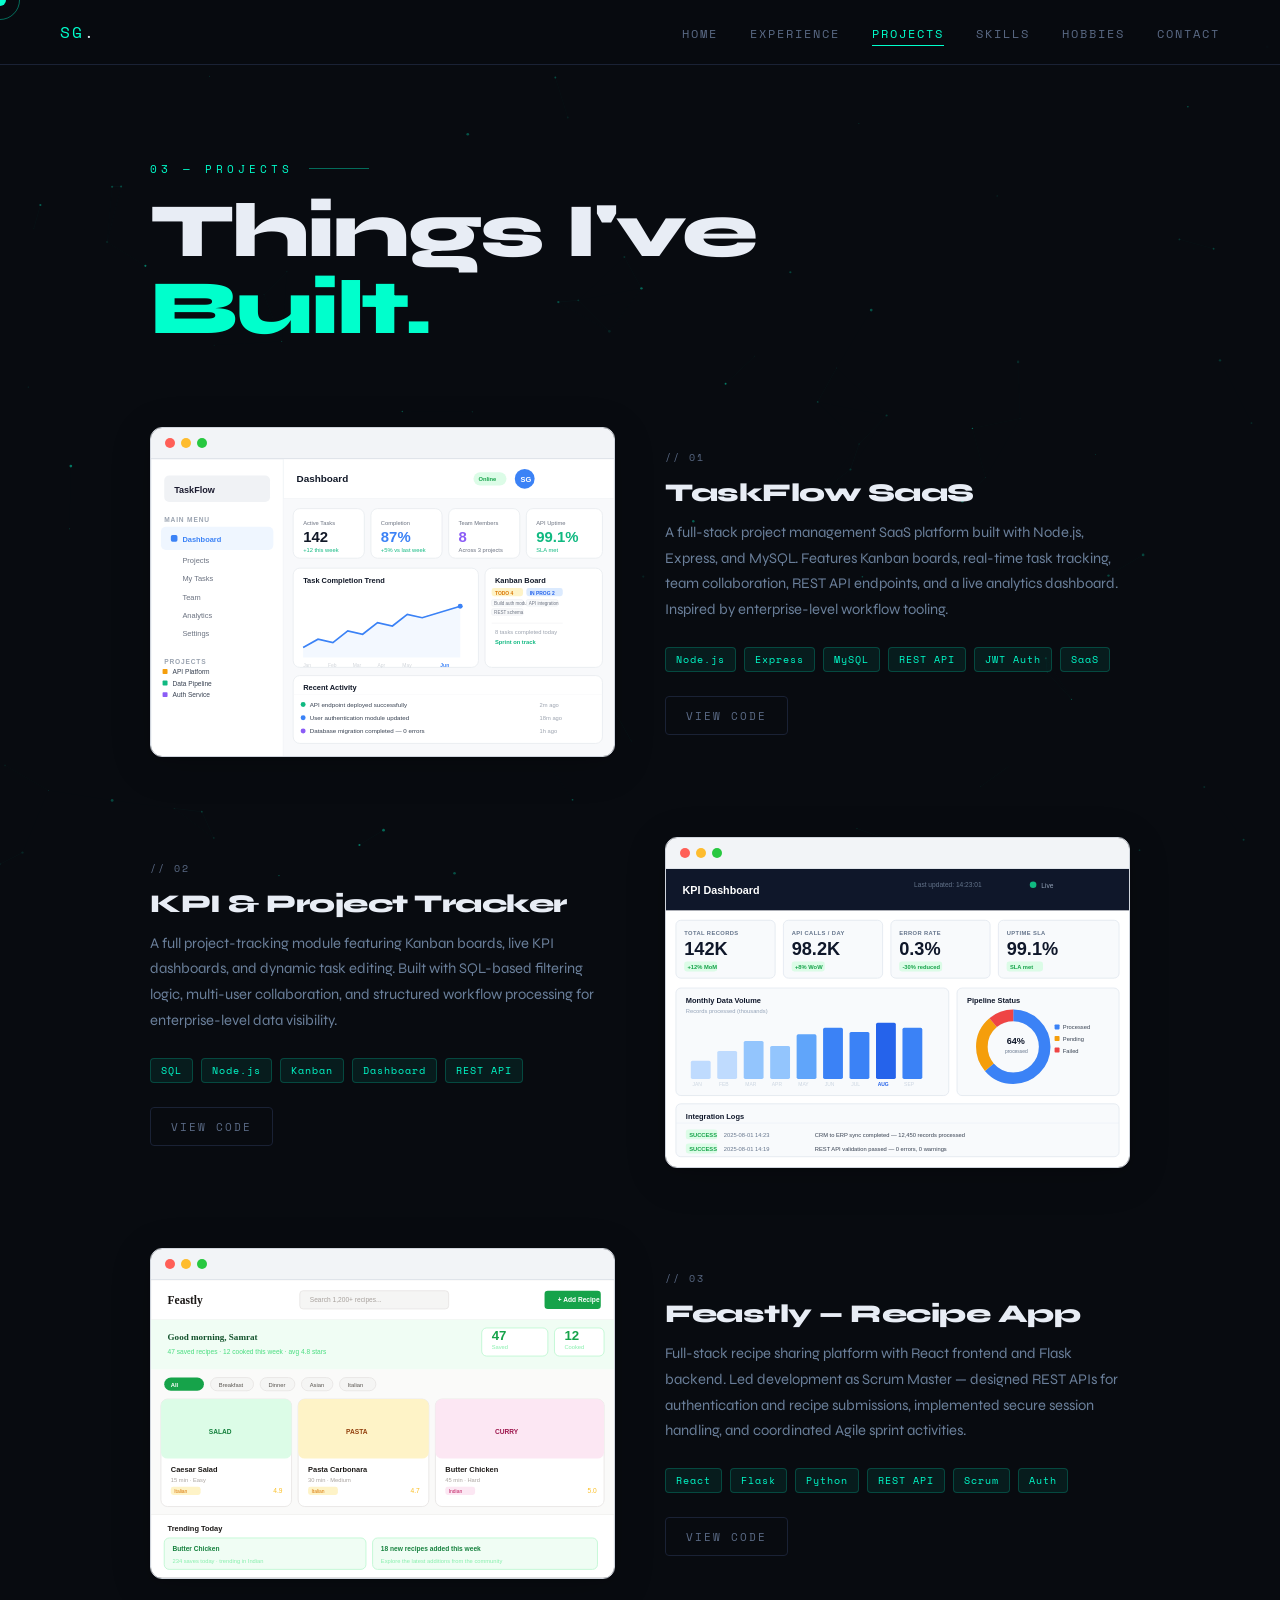
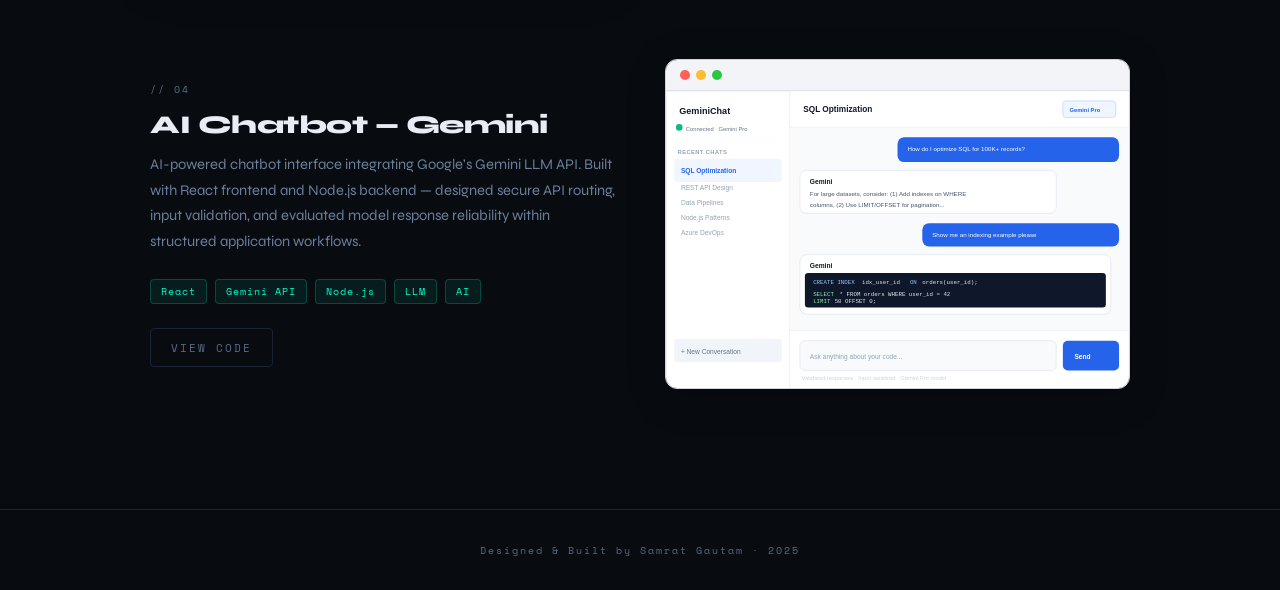
<file: projects.html>
<!DOCTYPE html>
<html lang="en">
<head>
  <meta charset="UTF-8"/><meta name="viewport" content="width=device-width, initial-scale=1.0"/>
  <title>Projects — Samrat Gautam</title>
  <link rel="stylesheet" href="style.css"/>
  <style>
    .projects-grid { display: flex; flex-direction: column; gap: 80px; }
    .project-item { display: grid; grid-template-columns: 1fr 1fr; gap: 50px; align-items: center; }
    .project-item.reverse { direction: rtl; }
    .project-item.reverse > * { direction: ltr; }
    .project-mockup {
      border-radius: 12px; overflow: hidden;
      border: 1px solid #d0d5dd;
      box-shadow: 0 8px 40px rgba(0,0,0,0.18), 0 2px 8px rgba(0,0,0,0.1);
      position: relative;
    }
    .project-mockup svg { display: block; width: 100%; }
    .mockup-bar {
      display: flex; align-items: center; gap: 6px;
      padding: 10px 14px; background: #f2f4f7;
      border-bottom: 1px solid #e0e4ea;
    }
    .mockup-dot { width: 10px; height: 10px; border-radius: 50%; }
    .project-num { font-family: 'Space Mono', monospace; font-size: 0.65rem; color: var(--muted); letter-spacing: 2px; margin-bottom: 12px; }
    .project-title { font-size: 1.6rem; font-weight: 800; margin-bottom: 12px; letter-spacing: -0.5px; }
    .project-desc { font-size: 0.92rem; color: #6a7f9a; line-height: 1.75; margin-bottom: 24px; }
    .project-tags { display: flex; flex-wrap: wrap; gap: 8px; margin-bottom: 24px; }
    .tag { font-family: 'Space Mono', monospace; font-size: 0.63rem; color: var(--accent); background: rgba(0,255,204,0.07); border: 1px solid rgba(0,255,204,0.2); padding: 4px 10px; border-radius: 4px; letter-spacing: 1px; }
    .project-links { display: flex; gap: 12px; }
    .plink { font-family: 'Space Mono', monospace; font-size: 0.7rem; letter-spacing: 2px; padding: 10px 20px; border-radius: 4px; text-decoration: none; cursor: none; transition: all 0.3s; text-transform: uppercase; }
    .plink-outline { border: 1px solid var(--border); color: var(--muted); }
    .plink-outline:hover { border-color: var(--accent); color: var(--accent); }
    @media(max-width:900px){ .project-item, .project-item.reverse { grid-template-columns:1fr; direction:ltr; } }
  </style>
</head>
<body>
  <div class="cursor" id="cursor"></div>
  <div class="cursor-ring" id="cursorRing"></div>
  <div class="page-transition"></div>
  <canvas id="canvas"></canvas>

  <nav id="navbar">
    <a href="index.html" class="nav-logo" data-transition>SG<span>.</span></a>
    <ul class="nav-links">
      <li><a href="index.html" data-transition>Home</a></li>
      <li><a href="experience.html" data-transition>Experience</a></li>
      <li><a href="projects.html" data-transition>Projects</a></li>
      <li><a href="skills.html" data-transition>Skills</a></li>
      <li><a href="hobbies.html" data-transition>Hobbies</a></li>
      <li><a href="contact.html" data-transition>Contact</a></li>
    </ul>
  </nav>

  <div class="page-hero">
    <p class="page-tag reveal">03 — Projects</p>
    <h1 class="page-title reveal">Things I've<br><span style="color:var(--accent)">Built.</span></h1>
  </div>

  <div class="content">
    <div class="projects-grid">

      <!-- PROJECT 1: TaskFlow SaaS -->
      <div class="project-item reveal">
        <div class="project-mockup">
          <div class="mockup-bar">
            <div class="mockup-dot" style="background:#ff5f57"></div>
            <div class="mockup-dot" style="background:#febc2e"></div>
            <div class="mockup-dot" style="background:#28c840"></div>
            <rect x="60" y="0" width="200" height="12" rx="3" fill="#e0e4ea" style="margin-left:12px"/>
          </div>
          <svg viewBox="0 0 560 360" xmlns="http://www.w3.org/2000/svg">
            <!-- App shell -->
            <rect width="560" height="360" fill="#f8f9fb"/>

            <!-- Left sidebar -->
            <rect x="0" y="0" width="160" height="360" fill="#ffffff" stroke="#e8ecf0" stroke-width="1"/>
            <rect x="16" y="20" width="128" height="32" rx="6" fill="#f0f2f5"/>
            <text x="28" y="41" fill="#1a1a2e" font-size="11" font-family="Arial, sans-serif" font-weight="700">TaskFlow</text>

            <text x="16" y="76" fill="#9aa3b0" font-size="8" font-family="Arial, sans-serif" font-weight="600" letter-spacing="1">MAIN MENU</text>
            <rect x="12" y="82" width="136" height="28" rx="6" fill="#eff6ff"/>
            <rect x="24" y="92" width="8" height="8" rx="2" fill="#3b82f6"/>
            <text x="38" y="100" fill="#3b82f6" font-size="9" font-family="Arial, sans-serif" font-weight="600">Dashboard</text>

            <text x="38" y="126" fill="#6b7280" font-size="9" font-family="Arial, sans-serif">Projects</text>
            <text x="38" y="148" fill="#6b7280" font-size="9" font-family="Arial, sans-serif">My Tasks</text>
            <text x="38" y="170" fill="#6b7280" font-size="9" font-family="Arial, sans-serif">Team</text>
            <text x="38" y="192" fill="#6b7280" font-size="9" font-family="Arial, sans-serif">Analytics</text>
            <text x="38" y="214" fill="#6b7280" font-size="9" font-family="Arial, sans-serif">Settings</text>

            <text x="16" y="248" fill="#9aa3b0" font-size="8" font-family="Arial, sans-serif" font-weight="600" letter-spacing="1">PROJECTS</text>
            <rect x="14" y="254" width="6" height="6" rx="1" fill="#f59e0b"/>
            <text x="26" y="260" fill="#374151" font-size="8" font-family="Arial, sans-serif">API Platform</text>
            <rect x="14" y="268" width="6" height="6" rx="1" fill="#10b981"/>
            <text x="26" y="274" fill="#374151" font-size="8" font-family="Arial, sans-serif">Data Pipeline</text>
            <rect x="14" y="282" width="6" height="6" rx="1" fill="#8b5cf6"/>
            <text x="26" y="288" fill="#374151" font-size="8" font-family="Arial, sans-serif">Auth Service</text>

            <!-- Main content area -->
            <rect x="160" y="0" width="400" height="360" fill="#f8f9fb"/>

            <!-- Top bar -->
            <rect x="160" y="0" width="400" height="48" fill="#ffffff" stroke="#e8ecf0" stroke-width="0.5"/>
            <text x="176" y="28" fill="#111827" font-size="12" font-family="Arial, sans-serif" font-weight="700">Dashboard</text>
            <rect x="440" y="12" width="24" height="24" rx="12" fill="#3b82f6"/>
            <text x="447" y="28" fill="#ffffff" font-size="9" font-family="Arial, sans-serif" font-weight="700">SG</text>
            <rect x="390" y="16" width="40" height="16" rx="8" fill="#dcfce7"/>
            <text x="396" y="27" fill="#16a34a" font-size="7" font-family="Arial, sans-serif" font-weight="600">Online</text>

            <!-- KPI row -->
            <rect x="172" y="60" width="86" height="60" rx="8" fill="#ffffff" stroke="#e8ecf0" stroke-width="1"/>
            <text x="184" y="80" fill="#6b7280" font-size="7" font-family="Arial, sans-serif">Active Tasks</text>
            <text x="184" y="100" fill="#111827" font-size="18" font-family="Arial, sans-serif" font-weight="700">142</text>
            <text x="184" y="113" fill="#10b981" font-size="7" font-family="Arial, sans-serif">+12 this week</text>

            <rect x="266" y="60" width="86" height="60" rx="8" fill="#ffffff" stroke="#e8ecf0" stroke-width="1"/>
            <text x="278" y="80" fill="#6b7280" font-size="7" font-family="Arial, sans-serif">Completion</text>
            <text x="278" y="100" fill="#3b82f6" font-size="18" font-family="Arial, sans-serif" font-weight="700">87%</text>
            <text x="278" y="113" fill="#10b981" font-size="7" font-family="Arial, sans-serif">+5% vs last week</text>

            <rect x="360" y="60" width="86" height="60" rx="8" fill="#ffffff" stroke="#e8ecf0" stroke-width="1"/>
            <text x="372" y="80" fill="#6b7280" font-size="7" font-family="Arial, sans-serif">Team Members</text>
            <text x="372" y="100" fill="#8b5cf6" font-size="18" font-family="Arial, sans-serif" font-weight="700">8</text>
            <text x="372" y="113" fill="#6b7280" font-size="7" font-family="Arial, sans-serif">Across 3 projects</text>

            <rect x="454" y="60" width="92" height="60" rx="8" fill="#ffffff" stroke="#e8ecf0" stroke-width="1"/>
            <text x="466" y="80" fill="#6b7280" font-size="7" font-family="Arial, sans-serif">API Uptime</text>
            <text x="466" y="100" fill="#10b981" font-size="18" font-family="Arial, sans-serif" font-weight="700">99.1%</text>
            <text x="466" y="113" fill="#10b981" font-size="7" font-family="Arial, sans-serif">SLA met</text>

            <!-- Chart panel -->
            <rect x="172" y="132" width="224" height="120" rx="8" fill="#ffffff" stroke="#e8ecf0" stroke-width="1"/>
            <text x="184" y="150" fill="#111827" font-size="9" font-family="Arial, sans-serif" font-weight="600">Task Completion Trend</text>
            <!-- Chart lines -->
            <polyline points="184,228 202,218 220,222 238,208 256,212 274,198 292,202 310,188 328,192 374,178" fill="none" stroke="#e8ecf0" stroke-width="1" stroke-dasharray="2,2"/>
            <polyline points="184,228 202,218 220,222 238,208 256,212 274,198 292,202 310,188 328,192 374,178" fill="none" stroke="#3b82f6" stroke-width="2"/>
            <polygon points="184,228 202,218 220,222 238,208 256,212 274,198 292,202 310,188 328,192 374,178 374,240 184,240" fill="rgba(59,130,246,0.06)"/>
            <circle cx="374" cy="178" r="3" fill="#3b82f6"/>
            <text x="184" y="252" fill="#d1d5db" font-size="6" font-family="Arial, sans-serif">Jan</text>
            <text x="214" y="252" fill="#d1d5db" font-size="6" font-family="Arial, sans-serif">Feb</text>
            <text x="244" y="252" fill="#d1d5db" font-size="6" font-family="Arial, sans-serif">Mar</text>
            <text x="274" y="252" fill="#d1d5db" font-size="6" font-family="Arial, sans-serif">Apr</text>
            <text x="304" y="252" fill="#d1d5db" font-size="6" font-family="Arial, sans-serif">May</text>
            <text x="350" y="252" fill="#3b82f6" font-size="6" font-family="Arial, sans-serif" font-weight="600">Jun</text>

            <!-- Kanban panel -->
            <rect x="404" y="132" width="142" height="120" rx="8" fill="#ffffff" stroke="#e8ecf0" stroke-width="1"/>
            <text x="416" y="150" fill="#111827" font-size="9" font-family="Arial, sans-serif" font-weight="600">Kanban Board</text>
            <rect x="412" y="156" width="38" height="10" rx="3" fill="#fef3c7"/>
            <text x="416" y="164" fill="#d97706" font-size="6" font-family="Arial, sans-serif" font-weight="600">TODO  4</text>
            <rect x="412" y="170" width="38" height="8" rx="2" fill="#f9fafb" stroke="#e5e7eb" stroke-width="0.5"/>
            <text x="415" y="177" fill="#6b7280" font-size="5.5" font-family="Arial, sans-serif">Build auth module</text>
            <rect x="412" y="181" width="38" height="8" rx="2" fill="#f9fafb" stroke="#e5e7eb" stroke-width="0.5"/>
            <text x="415" y="188" fill="#6b7280" font-size="5.5" font-family="Arial, sans-serif">REST schema</text>
            <rect x="454" y="156" width="44" height="10" rx="3" fill="#dbeafe"/>
            <text x="458" y="164" fill="#2563eb" font-size="6" font-family="Arial, sans-serif" font-weight="600">IN PROG  2</text>
            <rect x="454" y="170" width="38" height="8" rx="2" fill="#f9fafb" stroke="#e5e7eb" stroke-width="0.5"/>
            <text x="457" y="177" fill="#6b7280" font-size="5.5" font-family="Arial, sans-serif">API integration</text>
            <rect x="412" y="198" width="86" height="1" fill="#f3f4f6"/>
            <text x="416" y="212" fill="#9ca3af" font-size="7" font-family="Arial, sans-serif">8 tasks completed today</text>
            <text x="416" y="224" fill="#10b981" font-size="7" font-family="Arial, sans-serif" font-weight="600">Sprint on track</text>

            <!-- Recent activity -->
            <rect x="172" y="262" width="374" height="82" rx="8" fill="#ffffff" stroke="#e8ecf0" stroke-width="1"/>
            <text x="184" y="280" fill="#111827" font-size="9" font-family="Arial, sans-serif" font-weight="600">Recent Activity</text>
            <rect x="172" y="285" width="374" height="0.5" fill="#f3f4f6"/>
            <circle cx="184" cy="297" r="3" fill="#10b981"/>
            <text x="192" y="300" fill="#374151" font-size="7.5" font-family="Arial, sans-serif">API endpoint deployed successfully</text>
            <text x="470" y="300" fill="#9ca3af" font-size="7" font-family="Arial, sans-serif">2m ago</text>
            <circle cx="184" cy="313" r="3" fill="#3b82f6"/>
            <text x="192" y="316" fill="#374151" font-size="7.5" font-family="Arial, sans-serif">User authentication module updated</text>
            <text x="470" y="316" fill="#9ca3af" font-size="7" font-family="Arial, sans-serif">18m ago</text>
            <circle cx="184" cy="329" r="3" fill="#8b5cf6"/>
            <text x="192" y="332" fill="#374151" font-size="7.5" font-family="Arial, sans-serif">Database migration completed — 0 errors</text>
            <text x="470" y="332" fill="#9ca3af" font-size="7" font-family="Arial, sans-serif">1h ago</text>
          </svg>
        </div>
        <div>
          <div class="project-num">// 01</div>
          <div class="project-title">TaskFlow SaaS</div>
          <div class="project-desc">A full-stack project management SaaS platform built with Node.js, Express, and MySQL. Features Kanban boards, real-time task tracking, team collaboration, REST API endpoints, and a live analytics dashboard. Inspired by enterprise-level workflow tooling.</div>
          <div class="project-tags">
            <span class="tag">Node.js</span><span class="tag">Express</span><span class="tag">MySQL</span><span class="tag">REST API</span><span class="tag">JWT Auth</span><span class="tag">SaaS</span>
          </div>
          <div class="project-links">
            <a href="#" class="plink plink-outline">View Code</a>
          </div>
        </div>
      </div>

      <!-- PROJECT 2: KPI Board -->
      <div class="project-item reverse reveal">
        <div class="project-mockup">
          <div class="mockup-bar">
            <div class="mockup-dot" style="background:#ff5f57"></div>
            <div class="mockup-dot" style="background:#febc2e"></div>
            <div class="mockup-dot" style="background:#28c840"></div>
          </div>
          <svg viewBox="0 0 560 360" xmlns="http://www.w3.org/2000/svg">
            <rect width="560" height="360" fill="#ffffff"/>

            <!-- Top header -->
            <rect x="0" y="0" width="560" height="50" fill="#0f172a"/>
            <text x="20" y="30" fill="#ffffff" font-size="13" font-family="Arial, sans-serif" font-weight="700">KPI Dashboard</text>
            <rect x="440" y="15" width="8" height="8" rx="4" fill="#10b981"/>
            <text x="454" y="23" fill="#94a3b8" font-size="8" font-family="Arial, sans-serif">Live</text>
            <text x="300" y="22" fill="#64748b" font-size="8" font-family="Arial, sans-serif">Last updated: 14:23:01</text>

            <!-- KPI cards row -->
            <rect x="12" y="62" width="120" height="70" rx="6" fill="#f8fafc" stroke="#e2e8f0" stroke-width="1"/>
            <text x="22" y="80" fill="#64748b" font-size="7" font-family="Arial, sans-serif" font-weight="600" letter-spacing="0.5">TOTAL RECORDS</text>
            <text x="22" y="104" fill="#0f172a" font-size="22" font-family="Arial, sans-serif" font-weight="700">142K</text>
            <rect x="22" y="112" width="40" height="12" rx="3" fill="#dcfce7"/>
            <text x="26" y="121" fill="#16a34a" font-size="7" font-family="Arial, sans-serif" font-weight="600">+12% MoM</text>

            <rect x="142" y="62" width="120" height="70" rx="6" fill="#f8fafc" stroke="#e2e8f0" stroke-width="1"/>
            <text x="152" y="80" fill="#64748b" font-size="7" font-family="Arial, sans-serif" font-weight="600" letter-spacing="0.5">API CALLS / DAY</text>
            <text x="152" y="104" fill="#0f172a" font-size="22" font-family="Arial, sans-serif" font-weight="700">98.2K</text>
            <rect x="152" y="112" width="40" height="12" rx="3" fill="#dcfce7"/>
            <text x="156" y="121" fill="#16a34a" font-size="7" font-family="Arial, sans-serif" font-weight="600">+8% WoW</text>

            <rect x="272" y="62" width="120" height="70" rx="6" fill="#f8fafc" stroke="#e2e8f0" stroke-width="1"/>
            <text x="282" y="80" fill="#64748b" font-size="7" font-family="Arial, sans-serif" font-weight="600" letter-spacing="0.5">ERROR RATE</text>
            <text x="282" y="104" fill="#0f172a" font-size="22" font-family="Arial, sans-serif" font-weight="700">0.3%</text>
            <rect x="282" y="112" width="52" height="12" rx="3" fill="#dcfce7"/>
            <text x="286" y="121" fill="#16a34a" font-size="7" font-family="Arial, sans-serif" font-weight="600">-30% reduced</text>

            <rect x="402" y="62" width="146" height="70" rx="6" fill="#f8fafc" stroke="#e2e8f0" stroke-width="1"/>
            <text x="412" y="80" fill="#64748b" font-size="7" font-family="Arial, sans-serif" font-weight="600" letter-spacing="0.5">UPTIME SLA</text>
            <text x="412" y="104" fill="#0f172a" font-size="22" font-family="Arial, sans-serif" font-weight="700">99.1%</text>
            <rect x="412" y="112" width="44" height="12" rx="3" fill="#dcfce7"/>
            <text x="416" y="121" fill="#16a34a" font-size="7" font-family="Arial, sans-serif" font-weight="600">SLA met</text>

            <!-- Bar chart -->
            <rect x="12" y="144" width="330" height="130" rx="6" fill="#f8fafc" stroke="#e2e8f0" stroke-width="1"/>
            <text x="24" y="162" fill="#0f172a" font-size="9" font-family="Arial, sans-serif" font-weight="600">Monthly Data Volume</text>
            <text x="24" y="174" fill="#94a3b8" font-size="7" font-family="Arial, sans-serif">Records processed (thousands)</text>
            <!-- Bars -->
            <rect x="30" y="232" width="24" height="22" rx="2" fill="#bfdbfe"/>
            <rect x="62" y="220" width="24" height="34" rx="2" fill="#bfdbfe"/>
            <rect x="94" y="208" width="24" height="46" rx="2" fill="#93c5fd"/>
            <rect x="126" y="214" width="24" height="40" rx="2" fill="#93c5fd"/>
            <rect x="158" y="200" width="24" height="54" rx="2" fill="#60a5fa"/>
            <rect x="190" y="192" width="24" height="62" rx="2" fill="#3b82f6"/>
            <rect x="222" y="197" width="24" height="57" rx="2" fill="#3b82f6"/>
            <rect x="254" y="186" width="24" height="68" rx="2" fill="#2563eb"/>
            <rect x="286" y="192" width="24" height="62" rx="2" fill="#3b82f6"/>
            <!-- Bar labels -->
            <text x="32" y="262" fill="#cbd5e1" font-size="6" font-family="Arial, sans-serif">JAN</text>
            <text x="64" y="262" fill="#cbd5e1" font-size="6" font-family="Arial, sans-serif">FEB</text>
            <text x="96" y="262" fill="#cbd5e1" font-size="6" font-family="Arial, sans-serif">MAR</text>
            <text x="128" y="262" fill="#cbd5e1" font-size="6" font-family="Arial, sans-serif">APR</text>
            <text x="160" y="262" fill="#cbd5e1" font-size="6" font-family="Arial, sans-serif">MAY</text>
            <text x="192" y="262" fill="#cbd5e1" font-size="6" font-family="Arial, sans-serif">JUN</text>
            <text x="224" y="262" fill="#cbd5e1" font-size="6" font-family="Arial, sans-serif">JUL</text>
            <text x="256" y="262" fill="#2563eb" font-size="6" font-family="Arial, sans-serif" font-weight="700">AUG</text>
            <text x="288" y="262" fill="#cbd5e1" font-size="6" font-family="Arial, sans-serif">SEP</text>

            <!-- Donut chart panel -->
            <rect x="352" y="144" width="196" height="130" rx="6" fill="#f8fafc" stroke="#e2e8f0" stroke-width="1"/>
            <text x="364" y="162" fill="#0f172a" font-size="9" font-family="Arial, sans-serif" font-weight="600">Pipeline Status</text>
            <circle cx="420" cy="215" r="38" fill="none" stroke="#e2e8f0" stroke-width="14"/>
            <circle cx="420" cy="215" r="38" fill="none" stroke="#3b82f6" stroke-width="14" stroke-dasharray="152 87" stroke-dashoffset="0" transform="rotate(-90 420 215)"/>
            <circle cx="420" cy="215" r="38" fill="none" stroke="#f59e0b" stroke-width="14" stroke-dasharray="60 179" stroke-dashoffset="-152" transform="rotate(-90 420 215)"/>
            <circle cx="420" cy="215" r="38" fill="none" stroke="#ef4444" stroke-width="14" stroke-dasharray="27 212" stroke-dashoffset="-212" transform="rotate(-90 420 215)"/>
            <text x="412" y="212" fill="#0f172a" font-size="11" font-family="Arial, sans-serif" font-weight="700">64%</text>
            <text x="410" y="223" fill="#64748b" font-size="6" font-family="Arial, sans-serif">processed</text>
            <rect x="470" y="188" width="6" height="6" rx="1" fill="#3b82f6"/>
            <text x="480" y="194" fill="#374151" font-size="7" font-family="Arial, sans-serif">Processed</text>
            <rect x="470" y="202" width="6" height="6" rx="1" fill="#f59e0b"/>
            <text x="480" y="208" fill="#374151" font-size="7" font-family="Arial, sans-serif">Pending</text>
            <rect x="470" y="216" width="6" height="6" rx="1" fill="#ef4444"/>
            <text x="480" y="222" fill="#374151" font-size="7" font-family="Arial, sans-serif">Failed</text>

            <!-- Log table -->
            <rect x="12" y="284" width="536" height="64" rx="6" fill="#f8fafc" stroke="#e2e8f0" stroke-width="1"/>
            <text x="24" y="302" fill="#0f172a" font-size="9" font-family="Arial, sans-serif" font-weight="600">Integration Logs</text>
            <rect x="12" y="307" width="536" height="0.5" fill="#e2e8f0"/>
            <rect x="24" y="315" width="38" height="12" rx="3" fill="#dcfce7"/>
            <text x="28" y="324" fill="#16a34a" font-size="7" font-family="Arial, sans-serif" font-weight="600">SUCCESS</text>
            <text x="70" y="324" fill="#64748b" font-size="7" font-family="Arial, sans-serif">2025-08-01  14:23</text>
            <text x="180" y="324" fill="#374151" font-size="7" font-family="Arial, sans-serif">CRM to ERP sync completed — 12,450 records processed</text>
            <rect x="24" y="332" width="38" height="12" rx="3" fill="#dcfce7"/>
            <text x="28" y="341" fill="#16a34a" font-size="7" font-family="Arial, sans-serif" font-weight="600">SUCCESS</text>
            <text x="70" y="341" fill="#64748b" font-size="7" font-family="Arial, sans-serif">2025-08-01  14:19</text>
            <text x="180" y="341" fill="#374151" font-size="7" font-family="Arial, sans-serif">REST API validation passed — 0 errors, 0 warnings</text>
          </svg>
        </div>
        <div>
          <div class="project-num">// 02</div>
          <div class="project-title">KPI & Project Tracker</div>
          <div class="project-desc">A full project-tracking module featuring Kanban boards, live KPI dashboards, and dynamic task editing. Built with SQL-based filtering logic, multi-user collaboration, and structured workflow processing for enterprise-level data visibility.</div>
          <div class="project-tags">
            <span class="tag">SQL</span><span class="tag">Node.js</span><span class="tag">Kanban</span><span class="tag">Dashboard</span><span class="tag">REST API</span>
          </div>
          <div class="project-links">
            <a href="#" class="plink plink-outline">View Code</a>
          </div>
        </div>
      </div>

      <!-- PROJECT 3: Feastly -->
      <div class="project-item reveal">
        <div class="project-mockup">
          <div class="mockup-bar">
            <div class="mockup-dot" style="background:#ff5f57"></div>
            <div class="mockup-dot" style="background:#febc2e"></div>
            <div class="mockup-dot" style="background:#28c840"></div>
          </div>
          <svg viewBox="0 0 560 360" xmlns="http://www.w3.org/2000/svg">
            <rect width="560" height="360" fill="#fafaf9"/>

            <!-- Nav -->
            <rect x="0" y="0" width="560" height="48" fill="#ffffff" stroke="#e7e5e4" stroke-width="0.5"/>
            <text x="20" y="29" fill="#1c1917" font-size="14" font-family="Georgia, serif" font-weight="700">Feastly</text>
            <rect x="180" y="13" width="180" height="22" rx="4" fill="#f5f5f4" stroke="#e7e5e4" stroke-width="1"/>
            <text x="192" y="27" fill="#a8a29e" font-size="8" font-family="Arial, sans-serif">Search 1,200+ recipes...</text>
            <rect x="476" y="13" width="68" height="22" rx="4" fill="#16a34a"/>
            <text x="492" y="27" fill="#ffffff" font-size="8" font-family="Arial, sans-serif" font-weight="600">+ Add Recipe</text>

            <!-- Hero section -->
            <rect x="0" y="48" width="560" height="60" fill="#f0fdf4"/>
            <text x="20" y="72" fill="#14532d" font-size="11" font-family="Georgia, serif" font-weight="700">Good morning, Samrat</text>
            <text x="20" y="90" fill="#4ade80" font-size="8" font-family="Arial, sans-serif">47 saved recipes · 12 cooked this week · avg 4.8 stars</text>
            <rect x="400" y="58" width="80" height="34" rx="6" fill="#ffffff" stroke="#bbf7d0" stroke-width="1"/>
            <text x="412" y="72" fill="#16a34a" font-size="16" font-family="Arial, sans-serif" font-weight="700">47</text>
            <text x="412" y="84" fill="#86efac" font-size="7" font-family="Arial, sans-serif">Saved</text>
            <rect x="488" y="58" width="60" height="34" rx="6" fill="#ffffff" stroke="#bbf7d0" stroke-width="1"/>
            <text x="500" y="72" fill="#16a34a" font-size="16" font-family="Arial, sans-serif" font-weight="700">12</text>
            <text x="500" y="84" fill="#86efac" font-size="7" font-family="Arial, sans-serif">Cooked</text>

            <!-- Category pills -->
            <rect x="16" y="118" width="48" height="16" rx="8" fill="#16a34a"/>
            <text x="24" y="129" fill="#ffffff" font-size="7" font-family="Arial, sans-serif" font-weight="600">All</text>
            <rect x="72" y="118" width="52" height="16" rx="8" fill="#f5f5f4" stroke="#e7e5e4" stroke-width="1"/>
            <text x="82" y="129" fill="#57534e" font-size="7" font-family="Arial, sans-serif">Breakfast</text>
            <rect x="132" y="118" width="42" height="16" rx="8" fill="#f5f5f4" stroke="#e7e5e4" stroke-width="1"/>
            <text x="142" y="129" fill="#57534e" font-size="7" font-family="Arial, sans-serif">Dinner</text>
            <rect x="182" y="118" width="38" height="16" rx="8" fill="#f5f5f4" stroke="#e7e5e4" stroke-width="1"/>
            <text x="192" y="129" fill="#57534e" font-size="7" font-family="Arial, sans-serif">Asian</text>
            <rect x="228" y="118" width="44" height="16" rx="8" fill="#f5f5f4" stroke="#e7e5e4" stroke-width="1"/>
            <text x="238" y="129" fill="#57534e" font-size="7" font-family="Arial, sans-serif">Italian</text>

            <!-- Recipe cards -->
            <rect x="12" y="144" width="158" height="130" rx="8" fill="#ffffff" stroke="#e7e5e4" stroke-width="1"/>
            <rect x="12" y="144" width="158" height="72" rx="8" fill="#dcfce7"/>
            <text x="70" y="186" fill="#15803d" font-size="8" font-family="Arial, sans-serif" font-weight="600">SALAD</text>
            <text x="24" y="232" fill="#1c1917" font-size="9" font-family="Arial, sans-serif" font-weight="600">Caesar Salad</text>
            <text x="24" y="244" fill="#a8a29e" font-size="7" font-family="Arial, sans-serif">15 min · Easy</text>
            <rect x="24" y="250" width="36" height="10" rx="3" fill="#fef3c7"/>
            <text x="28" y="258" fill="#d97706" font-size="6" font-family="Arial, sans-serif">Italian</text>
            <text x="148" y="258" fill="#fbbf24" font-size="8" font-family="Arial, sans-serif">4.9</text>

            <rect x="178" y="144" width="158" height="130" rx="8" fill="#ffffff" stroke="#e7e5e4" stroke-width="1"/>
            <rect x="178" y="144" width="158" height="72" rx="8" fill="#fef3c7"/>
            <text x="236" y="186" fill="#92400e" font-size="8" font-family="Arial, sans-serif" font-weight="600">PASTA</text>
            <text x="190" y="232" fill="#1c1917" font-size="9" font-family="Arial, sans-serif" font-weight="600">Pasta Carbonara</text>
            <text x="190" y="244" fill="#a8a29e" font-size="7" font-family="Arial, sans-serif">30 min · Medium</text>
            <rect x="190" y="250" width="36" height="10" rx="3" fill="#fef3c7"/>
            <text x="194" y="258" fill="#d97706" font-size="6" font-family="Arial, sans-serif">Italian</text>
            <text x="314" y="258" fill="#fbbf24" font-size="8" font-family="Arial, sans-serif">4.7</text>

            <rect x="344" y="144" width="204" height="130" rx="8" fill="#ffffff" stroke="#e7e5e4" stroke-width="1"/>
            <rect x="344" y="144" width="204" height="72" rx="8" fill="#fce7f3"/>
            <text x="416" y="186" fill="#9d174d" font-size="8" font-family="Arial, sans-serif" font-weight="600">CURRY</text>
            <text x="356" y="232" fill="#1c1917" font-size="9" font-family="Arial, sans-serif" font-weight="600">Butter Chicken</text>
            <text x="356" y="244" fill="#a8a29e" font-size="7" font-family="Arial, sans-serif">45 min · Hard</text>
            <rect x="356" y="250" width="36" height="10" rx="3" fill="#fce7f3"/>
            <text x="360" y="258" fill="#be185d" font-size="6" font-family="Arial, sans-serif">Indian</text>
            <text x="528" y="258" fill="#fbbf24" font-size="8" font-family="Arial, sans-serif">5.0</text>

            <!-- Trending footer bar -->
            <rect x="0" y="284" width="560" height="76" fill="#ffffff" stroke="#e7e5e4" stroke-width="0.5"/>
            <text x="20" y="304" fill="#1c1917" font-size="9" font-family="Arial, sans-serif" font-weight="600">Trending Today</text>
            <rect x="16" y="312" width="244" height="38" rx="6" fill="#f0fdf4" stroke="#bbf7d0" stroke-width="1"/>
            <text x="26" y="328" fill="#15803d" font-size="8" font-family="Arial, sans-serif" font-weight="600">Butter Chicken</text>
            <text x="26" y="342" fill="#86efac" font-size="7" font-family="Arial, sans-serif">234 saves today · trending in Indian</text>
            <rect x="268" y="312" width="272" height="38" rx="6" fill="#f0fdf4" stroke="#bbf7d0" stroke-width="1"/>
            <text x="278" y="328" fill="#15803d" font-size="8" font-family="Arial, sans-serif" font-weight="600">18 new recipes added this week</text>
            <text x="278" y="342" fill="#86efac" font-size="7" font-family="Arial, sans-serif">Explore the latest additions from the community</text>
          </svg>
        </div>
        <div>
          <div class="project-num">// 03</div>
          <div class="project-title">Feastly — Recipe App</div>
          <div class="project-desc">Full-stack recipe sharing platform with React frontend and Flask backend. Led development as Scrum Master — designed REST APIs for authentication and recipe submissions, implemented secure session handling, and coordinated Agile sprint activities.</div>
          <div class="project-tags">
            <span class="tag">React</span><span class="tag">Flask</span><span class="tag">Python</span><span class="tag">REST API</span><span class="tag">Scrum</span><span class="tag">Auth</span>
          </div>
          <div class="project-links">
            <a href="#" class="plink plink-outline">View Code</a>
          </div>
        </div>
      </div>

      <!-- PROJECT 4: AI Chatbot -->
      <div class="project-item reverse reveal">
        <div class="project-mockup">
          <div class="mockup-bar">
            <div class="mockup-dot" style="background:#ff5f57"></div>
            <div class="mockup-dot" style="background:#febc2e"></div>
            <div class="mockup-dot" style="background:#28c840"></div>
          </div>
          <svg viewBox="0 0 560 360" xmlns="http://www.w3.org/2000/svg">
            <rect width="560" height="360" fill="#f8fafc"/>

            <!-- Sidebar -->
            <rect x="0" y="0" width="150" height="360" fill="#ffffff" stroke="#e2e8f0" stroke-width="1"/>
            <text x="16" y="28" fill="#0f172a" font-size="11" font-family="Arial, sans-serif" font-weight="700">GeminiChat</text>
            <rect x="12" y="40" width="8" height="8" rx="4" fill="#10b981"/>
            <text x="24" y="48" fill="#64748b" font-size="7" font-family="Arial, sans-serif">Connected · Gemini Pro</text>
            <rect x="10" y="58" width="130" height="0.5" fill="#f1f5f9"/>
            <text x="14" y="76" fill="#94a3b8" font-size="7" font-family="Arial, sans-serif" font-weight="600" letter-spacing="0.5">RECENT CHATS</text>
            <rect x="10" y="82" width="130" height="28" rx="4" fill="#eff6ff"/>
            <text x="18" y="99" fill="#2563eb" font-size="8" font-family="Arial, sans-serif" font-weight="600">SQL Optimization</text>
            <text x="18" y="120" fill="#94a3b8" font-size="8" font-family="Arial, sans-serif">REST API Design</text>
            <text x="18" y="138" fill="#94a3b8" font-size="8" font-family="Arial, sans-serif">Data Pipelines</text>
            <text x="18" y="156" fill="#94a3b8" font-size="8" font-family="Arial, sans-serif">Node.js Patterns</text>
            <text x="18" y="174" fill="#94a3b8" font-size="8" font-family="Arial, sans-serif">Azure DevOps</text>
            <rect x="10" y="300" width="130" height="28" rx="4" fill="#f1f5f9"/>
            <text x="18" y="318" fill="#64748b" font-size="8" font-family="Arial, sans-serif">+ New Conversation</text>

            <!-- Chat area -->
            <rect x="150" y="0" width="410" height="360" fill="#f8fafc"/>
            <rect x="150" y="0" width="410" height="44" fill="#ffffff" stroke="#e2e8f0" stroke-width="0.5"/>
            <text x="166" y="26" fill="#0f172a" font-size="10" font-family="Arial, sans-serif" font-weight="600">SQL Optimization</text>
            <rect x="480" y="12" width="64" height="20" rx="4" fill="#eff6ff" stroke="#bfdbfe" stroke-width="1"/>
            <text x="488" y="25" fill="#2563eb" font-size="7" font-family="Arial, sans-serif" font-weight="600">Gemini Pro</text>

            <!-- User message 1 -->
            <rect x="280" y="56" width="268" height="30" rx="8" fill="#2563eb"/>
            <text x="292" y="73" fill="#ffffff" font-size="7.5" font-family="Arial, sans-serif">How do I optimize SQL for 100K+ records?</text>

            <!-- AI response 1 -->
            <rect x="162" y="96" width="310" height="52" rx="8" fill="#ffffff" stroke="#e2e8f0" stroke-width="1"/>
            <text x="174" y="113" fill="#0f172a" font-size="8" font-family="Arial, sans-serif" font-weight="600">Gemini</text>
            <text x="174" y="127" fill="#475569" font-size="7.5" font-family="Arial, sans-serif">For large datasets, consider: (1) Add indexes on WHERE</text>
            <text x="174" y="140" fill="#475569" font-size="7.5" font-family="Arial, sans-serif">columns, (2) Use LIMIT/OFFSET for pagination...</text>

            <!-- User message 2 -->
            <rect x="310" y="160" width="238" height="28" rx="8" fill="#2563eb"/>
            <text x="322" y="177" fill="#ffffff" font-size="7.5" font-family="Arial, sans-serif">Show me an indexing example please</text>

            <!-- AI code response -->
            <rect x="162" y="198" width="376" height="72" rx="8" fill="#ffffff" stroke="#e2e8f0" stroke-width="1"/>
            <text x="174" y="214" fill="#0f172a" font-size="8" font-family="Arial, sans-serif" font-weight="600">Gemini</text>
            <rect x="168" y="220" width="364" height="42" rx="4" fill="#0f172a"/>
            <text x="178" y="234" fill="#93c5fd" font-size="7" font-family="Courier New, monospace">CREATE INDEX</text>
            <text x="237" y="234" fill="#e2e8f0" font-size="7" font-family="Courier New, monospace">idx_user_id</text>
            <text x="295" y="234" fill="#93c5fd" font-size="7" font-family="Courier New, monospace">ON</text>
            <text x="310" y="234" fill="#e2e8f0" font-size="7" font-family="Courier New, monospace">orders(user_id);</text>
            <text x="178" y="248" fill="#86efac" font-size="7" font-family="Courier New, monospace">SELECT</text>
            <text x="210" y="248" fill="#e2e8f0" font-size="7" font-family="Courier New, monospace">* FROM orders WHERE user_id = 42</text>
            <text x="178" y="257" fill="#86efac" font-size="7" font-family="Courier New, monospace">LIMIT</text>
            <text x="204" y="257" fill="#e2e8f0" font-size="7" font-family="Courier New, monospace">50 OFFSET 0;</text>

            <!-- Input area -->
            <rect x="150" y="290" width="410" height="70" fill="#ffffff" stroke="#e2e8f0" stroke-width="0.5"/>
            <rect x="162" y="302" width="310" height="36" rx="6" fill="#f8fafc" stroke="#e2e8f0" stroke-width="1"/>
            <text x="174" y="324" fill="#94a3b8" font-size="8" font-family="Arial, sans-serif">Ask anything about your code...</text>
            <rect x="480" y="302" width="68" height="36" rx="6" fill="#2563eb"/>
            <text x="494" y="324" fill="#ffffff" font-size="8" font-family="Arial, sans-serif" font-weight="600">Send</text>
            <text x="164" y="350" fill="#cbd5e1" font-size="7" font-family="Arial, sans-serif">Validated responses · Input sanitized · Gemini Pro model</text>
          </svg>
        </div>
        <div>
          <div class="project-num">// 04</div>
          <div class="project-title">AI Chatbot — Gemini</div>
          <div class="project-desc">AI-powered chatbot interface integrating Google's Gemini LLM API. Built with React frontend and Node.js backend — designed secure API routing, input validation, and evaluated model response reliability within structured application workflows.</div>
          <div class="project-tags">
            <span class="tag">React</span><span class="tag">Gemini API</span><span class="tag">Node.js</span><span class="tag">LLM</span><span class="tag">AI</span>
          </div>
          <div class="project-links">
            <a href="#" class="plink plink-outline">View Code</a>
          </div>
        </div>
      </div>

    </div>
  </div>

  <footer><p>Designed & Built by Samrat Gautam · 2025</p></footer>
  <script src="script.js"></script>
</body>
</html>
</file>
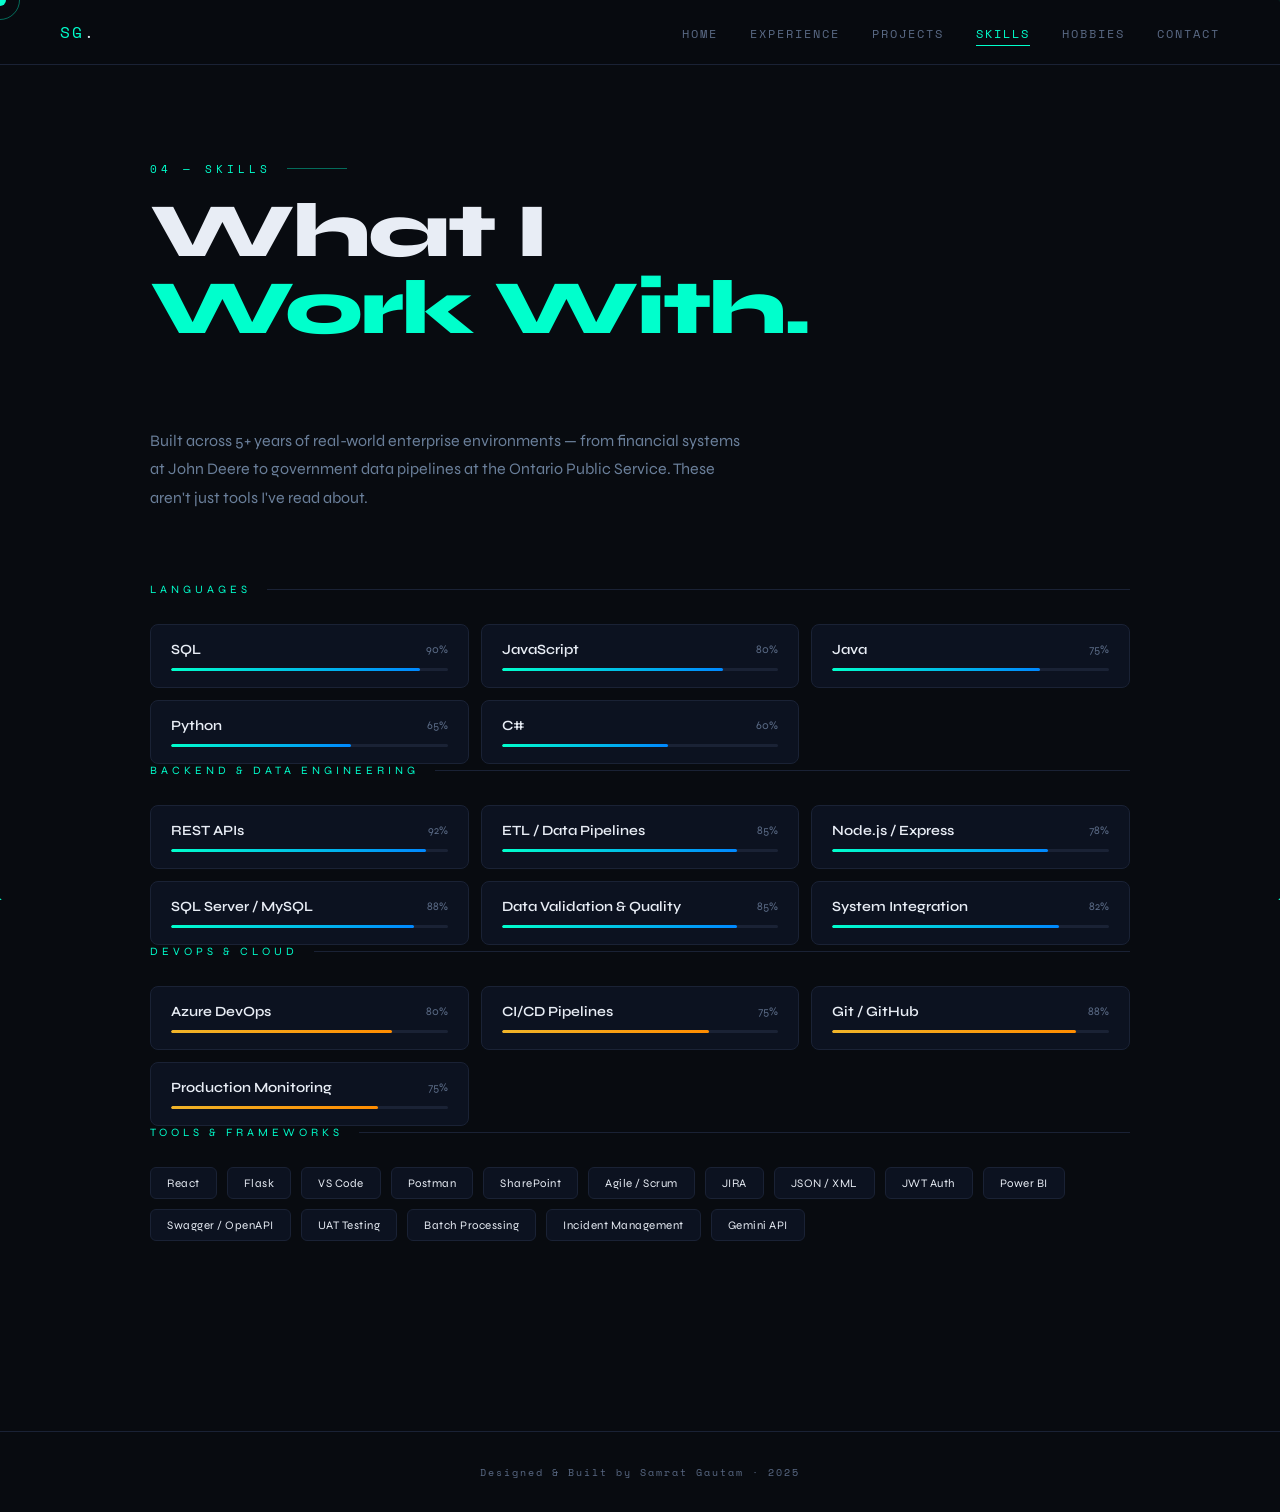
<file: skills.html>
<!DOCTYPE html>
<html lang="en">
<head>
  <link rel="preconnect" href="https://fonts.bunny.net"/>
  <link href="https://fonts.bunny.net/css?family=geist:300,400,500,600|geist-mono:400,500&display=swap" rel="stylesheet"/>
  <link rel="preconnect" href="https://fonts.googleapis.com"/>
  <link href="https://fonts.googleapis.com/css2?family=Playfair+Display:ital,wght@0,400;0,700;0,900;1,400;1,700&display=swap" rel="stylesheet"/>
  <meta charset="UTF-8"/><meta name="viewport" content="width=device-width, initial-scale=1.0"/>
  <title>Skills — Samrat Gautam</title>
  <link rel="stylesheet" href="style.css"/>
  <style>
    .skills-intro { font-size: 1rem; color: #6a7f9a; line-height: 1.8; max-width: 600px; margin-bottom: 70px; }
    .skills-section { margin-bottom: 70px; }
    .skills-section-title { font-family: var(--font-mono); font-size: 0.7rem; letter-spacing: 4px; text-transform: uppercase; color: var(--accent); margin-bottom: 28px; display: flex; align-items: center; gap: 16px; }
    .skills-section-title::after { content: ''; flex: 1; height: 1px; background: var(--border); }
    .skill-grid { display: grid; grid-template-columns: repeat(auto-fill, minmax(260px, 1fr)); gap: 12px; }
    .skill-item { background: var(--card); border: 1px solid var(--border); border-radius: 8px; padding: 16px 20px; transition: border-color 0.3s; }
    .skill-item:hover { border-color: rgba(0,255,204,0.3); }
    .skill-label { display: flex; justify-content: space-between; align-items: center; margin-bottom: 10px; }
    .skill-name { font-size: 0.88rem; font-weight: 600; }
    .skill-pct { font-family: var(--font-mono); font-size: 0.72rem; color: var(--muted); }
    .skill-bar { height: 3px; background: var(--border); border-radius: 2px; overflow: hidden; }
    .skill-fill { height: 100%; border-radius: 2px; background: linear-gradient(90deg, var(--accent), var(--accent2)); width: 0; transition: width 1.2s cubic-bezier(0.4,0,0.2,1); }
    .skill-fill.gold { background: linear-gradient(90deg, var(--gold), #ff8c00); }
    .skill-group { margin-bottom: 0; }
    .tools-cloud { display: flex; flex-wrap: wrap; gap: 10px; }
    .tool-chip { font-family: var(--font-mono); font-size: 0.72rem; padding: 8px 16px; border-radius: 6px; border: 1px solid var(--border); color: var(--text); background: var(--card); transition: all 0.3s; cursor: default; letter-spacing: 0.5px; }
    .tool-chip:hover { border-color: var(--accent); color: var(--accent); transform: translateY(-2px); }
    .tool-chip.blue:hover { border-color: var(--accent2); color: var(--accent2); }
    .tool-chip.gold:hover { border-color: var(--gold); color: var(--gold); }
  </style>
</head>
<body>
  <div class="cursor" id="cursor"></div>
  <div class="cursor-ring" id="cursorRing"></div>
  <div class="page-transition"></div>
  <canvas id="canvas"></canvas>

  <nav id="navbar">
    <a href="index.html" class="nav-logo" data-transition>SG<span>.</span></a>
    <ul class="nav-links">
      <li><a href="index.html" data-transition>Home</a></li>
      <li><a href="experience.html" data-transition>Experience</a></li>
      <li><a href="projects.html" data-transition>Projects</a></li>
      <li><a href="skills.html" data-transition>Skills</a></li>
      <li><a href="hobbies.html" data-transition>Hobbies</a></li>
      <li><a href="contact.html" data-transition>Contact</a></li>
    </ul>
  </nav>

  <div class="page-hero">
    <p class="page-tag reveal">04 — Skills</p>
    <h1 class="page-title reveal">What I<br><span style="color:var(--accent)">Work With.</span></h1>
  </div>

  <div class="content">
    <p class="skills-intro reveal">Built across 5+ years of real-world enterprise environments — from financial systems at John Deere to government data pipelines at the Ontario Public Service. These aren't just tools I've read about.</p>

    <div class="skills-section skill-group reveal">
      <div class="skills-section-title">Languages</div>
      <div class="skill-grid">
        <div class="skill-item"><div class="skill-label"><span class="skill-name">SQL</span><span class="skill-pct">90%</span></div><div class="skill-bar"><div class="skill-fill" data-width="90"></div></div></div>
        <div class="skill-item"><div class="skill-label"><span class="skill-name">JavaScript</span><span class="skill-pct">80%</span></div><div class="skill-bar"><div class="skill-fill" data-width="80"></div></div></div>
        <div class="skill-item"><div class="skill-label"><span class="skill-name">Java</span><span class="skill-pct">75%</span></div><div class="skill-bar"><div class="skill-fill" data-width="75"></div></div></div>
        <div class="skill-item"><div class="skill-label"><span class="skill-name">Python</span><span class="skill-pct">65%</span></div><div class="skill-bar"><div class="skill-fill" data-width="65"></div></div></div>
        <div class="skill-item"><div class="skill-label"><span class="skill-name">C#</span><span class="skill-pct">60%</span></div><div class="skill-bar"><div class="skill-fill" data-width="60"></div></div></div>
      </div>
    </div>

    <div class="skills-section skill-group reveal">
      <div class="skills-section-title">Backend & Data Engineering</div>
      <div class="skill-grid">
        <div class="skill-item"><div class="skill-label"><span class="skill-name">REST APIs</span><span class="skill-pct">92%</span></div><div class="skill-bar"><div class="skill-fill" data-width="92"></div></div></div>
        <div class="skill-item"><div class="skill-label"><span class="skill-name">ETL / Data Pipelines</span><span class="skill-pct">85%</span></div><div class="skill-bar"><div class="skill-fill" data-width="85"></div></div></div>
        <div class="skill-item"><div class="skill-label"><span class="skill-name">Node.js / Express</span><span class="skill-pct">78%</span></div><div class="skill-bar"><div class="skill-fill" data-width="78"></div></div></div>
        <div class="skill-item"><div class="skill-label"><span class="skill-name">SQL Server / MySQL</span><span class="skill-pct">88%</span></div><div class="skill-bar"><div class="skill-fill" data-width="88"></div></div></div>
        <div class="skill-item"><div class="skill-label"><span class="skill-name">Data Validation & Quality</span><span class="skill-pct">85%</span></div><div class="skill-bar"><div class="skill-fill" data-width="85"></div></div></div>
        <div class="skill-item"><div class="skill-label"><span class="skill-name">System Integration</span><span class="skill-pct">82%</span></div><div class="skill-bar"><div class="skill-fill" data-width="82"></div></div></div>
      </div>
    </div>

    <div class="skills-section skill-group reveal">
      <div class="skills-section-title">DevOps & Cloud</div>
      <div class="skill-grid">
        <div class="skill-item"><div class="skill-label"><span class="skill-name">Azure DevOps</span><span class="skill-pct">80%</span></div><div class="skill-bar"><div class="skill-fill gold" data-width="80"></div></div></div>
        <div class="skill-item"><div class="skill-label"><span class="skill-name">CI/CD Pipelines</span><span class="skill-pct">75%</span></div><div class="skill-bar"><div class="skill-fill gold" data-width="75"></div></div></div>
        <div class="skill-item"><div class="skill-label"><span class="skill-name">Git / GitHub</span><span class="skill-pct">88%</span></div><div class="skill-bar"><div class="skill-fill gold" data-width="88"></div></div></div>
        <div class="skill-item"><div class="skill-label"><span class="skill-name">Production Monitoring</span><span class="skill-pct">75%</span></div><div class="skill-bar"><div class="skill-fill gold" data-width="75"></div></div></div>
      </div>
    </div>

    <div class="skills-section reveal">
      <div class="skills-section-title">Tools & Frameworks</div>
      <div class="tools-cloud">
        <span class="tool-chip">React</span>
        <span class="tool-chip">Flask</span>
        <span class="tool-chip blue">VS Code</span>
        <span class="tool-chip blue">Postman</span>
        <span class="tool-chip blue">SharePoint</span>
        <span class="tool-chip gold">Agile / Scrum</span>
        <span class="tool-chip gold">JIRA</span>
        <span class="tool-chip">JSON / XML</span>
        <span class="tool-chip">JWT Auth</span>
        <span class="tool-chip blue">Power BI</span>
        <span class="tool-chip">Swagger / OpenAPI</span>
        <span class="tool-chip gold">UAT Testing</span>
        <span class="tool-chip">Batch Processing</span>
        <span class="tool-chip blue">Incident Management</span>
        <span class="tool-chip">Gemini API</span>
      </div>
    </div>

  </div>

  <footer><p>Designed & Built by Samrat Gautam · 2025</p></footer>
  <script src="script.js"></script>
</body>
</html>
</file>
<file: style.css>
@import url('https://fonts.googleapis.com/css2?family=Space+Mono:wght@400;700&family=Syne:wght@400;600;700;800&display=swap');

:root {
  --bg: #080b10;
  --surface: #0e1420;
  --border: #1a2235;
  --accent: #00ffcc;
  --accent2: #0088ff;
  --gold: #f0b429;
  --text: #e8edf5;
  --muted: #5a6a85;
  --card: #0c1220;
}

*, *::before, *::after { margin: 0; padding: 0; box-sizing: border-box; }
html { scroll-behavior: smooth; }

body {
  font-family: 'Syne', sans-serif;
  background: var(--bg);
  color: var(--text);
  overflow-x: hidden;
}

/* Only hide cursor on devices that actually have a mouse */
@media (pointer: fine) {
  body { cursor: none; }
}

/* CURSOR */
.cursor {
  position: fixed; width: 12px; height: 12px;
  background: var(--accent); border-radius: 50%;
  pointer-events: none; z-index: 9999;
  transform: translate(-50%, -50%);
  transition: width 0.2s, height 0.2s;
  mix-blend-mode: screen;
}
.cursor-ring {
  position: fixed; width: 40px; height: 40px;
  border: 1px solid rgba(0,255,204,0.4); border-radius: 50%;
  pointer-events: none; z-index: 9998;
  transform: translate(-50%, -50%);
  transition: transform 0.15s ease-out;
}

/* CANVAS */
#canvas {
  position: fixed; top: 0; left: 0;
  width: 100%; height: 100%;
  z-index: 0; pointer-events: none;
}

/* NAV */
nav {
  position: fixed; top: 0; left: 0; right: 0;
  z-index: 100; padding: 20px 60px;
  display: flex; justify-content: space-between; align-items: center;
  background: rgba(8,11,16,0.9);
  backdrop-filter: blur(20px);
  border-bottom: 1px solid var(--border);
  transition: transform 0.3s ease;
}
nav.hidden { transform: translateY(-100%); }

.nav-logo {
  font-family: 'Space Mono', monospace;
  font-size: 1rem; color: var(--accent); letter-spacing: 2px;
  text-decoration: none;
}
.nav-logo span { color: var(--text); }

.nav-links { display: flex; gap: 32px; list-style: none; }
.nav-links a {
  font-family: 'Space Mono', monospace; font-size: 0.72rem;
  color: var(--muted); text-decoration: none;
  letter-spacing: 2px; text-transform: uppercase;
  transition: color 0.3s; position: relative;
}
.nav-links a::after {
  content: ''; position: absolute; bottom: -4px; left: 0;
  width: 0; height: 1px; background: var(--accent); transition: width 0.3s;
}
.nav-links a:hover, .nav-links a.active { color: var(--accent); }
.nav-links a:hover::after, .nav-links a.active::after { width: 100%; }

/* Mobile menu button (requires 1 small HTML add: <button id="menuBtn" class="menu-btn" ...>) */
.menu-btn {
  display: none;
  font-family: 'Space Mono', monospace;
  font-size: 0.8rem;
  letter-spacing: 2px;
  text-transform: uppercase;
  color: var(--text);
  background: transparent;
  border: 1px solid var(--border);
  padding: 10px 12px;
}

/* PAGE HEADER */
.page-hero {
  position: relative; z-index: 1;
  padding: 160px 60px 80px;
  max-width: 1100px; margin: 0 auto;
}
.page-tag {
  font-family: 'Space Mono', monospace; font-size: 0.7rem;
  color: var(--accent); letter-spacing: 4px;
  text-transform: uppercase; margin-bottom: 16px;
  display: flex; align-items: center; gap: 16px;
}
.page-tag::after {
  content: ''; flex: 1; max-width: 60px;
  height: 1px; background: var(--accent); opacity: 0.4;
}
.page-title {
  font-size: clamp(2.5rem, 6vw, 5rem);
  font-weight: 800; letter-spacing: -2px; line-height: 1;
}

/* CONTENT WRAPPER */
.content {
  position: relative; z-index: 1;
  max-width: 1100px; margin: 0 auto;
  padding: 0 60px 120px;
}

/* GLOW LINE */
.glow-line {
  width: 100%; height: 1px;
  background: linear-gradient(90deg, transparent, var(--accent), transparent);
  opacity: 0.2; position: relative; z-index: 1;
}

/* REVEAL */
.reveal {
  opacity: 0; transform: translateY(40px);
  transition: opacity 0.7s ease, transform 0.7s ease;
}
.reveal.visible { opacity: 1; transform: translateY(0); }

/* PAGE TRANSITION */
.page-transition {
  position: fixed; inset: 0;
  background: var(--accent);
  z-index: 9000;
  transform: scaleX(0);
  transform-origin: left;
}

/* FOOTER */
footer {
  position: relative; z-index: 1;
  text-align: center; padding: 32px 60px;
  font-family: 'Space Mono', monospace; font-size: 0.65rem;
  color: var(--muted); letter-spacing: 2px;
  border-top: 1px solid var(--border);
}

/* RESPONSIVE */
@media (max-width: 768px) {
  nav { padding: 16px 20px; }
  .page-hero, .content { padding-left: 20px; padding-right: 20px; }

  .page-hero { padding-top: 120px; padding-bottom: 60px; }
  .page-title { letter-spacing: -1px; line-height: 1.1; }

  /* Canvas off on mobile (performance) */
  #canvas { display: none; }

  /* Cursor off on touch devices */
  body { cursor: auto; }
  .cursor, .cursor-ring { display: none; }

  /* Mobile nav: show button + slide-down menu */
  .menu-btn { display: inline-flex; align-items: center; justify-content: center; }
  .nav-links {
    display: none;
    position: absolute;
    top: 64px;
    left: 16px;
    right: 16px;
    background: rgba(14,20,32,0.96);
    border: 1px solid var(--border);
    padding: 16px 14px;
    flex-direction: column;
    gap: 14px;
  }
  .nav-links.open { display: flex; }
  .nav-links a { font-size: 0.7rem; }
}

@media (max-width: 480px) {
  nav { padding: 14px 16px; }
  .page-hero, .content { padding-left: 16px; padding-right: 16px; }
  .page-hero { padding-top: 108px; }
}
</file>
